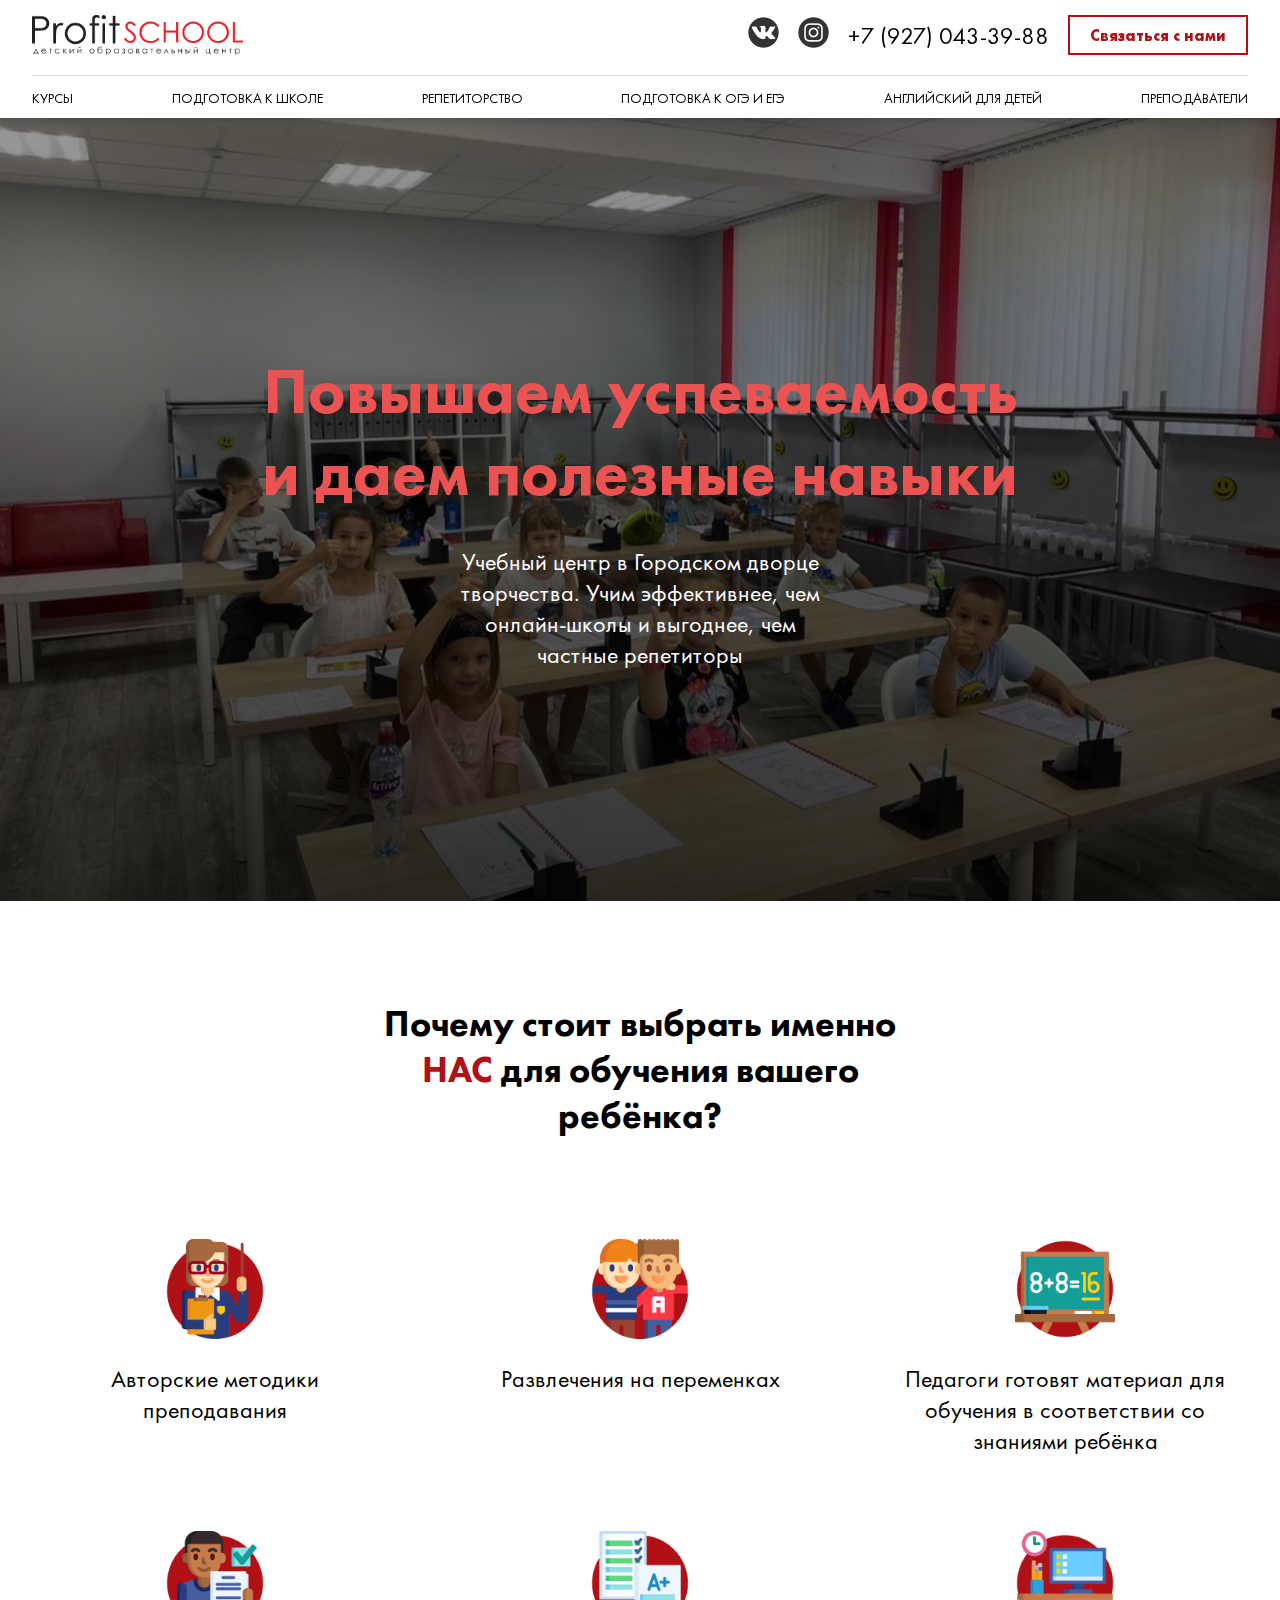
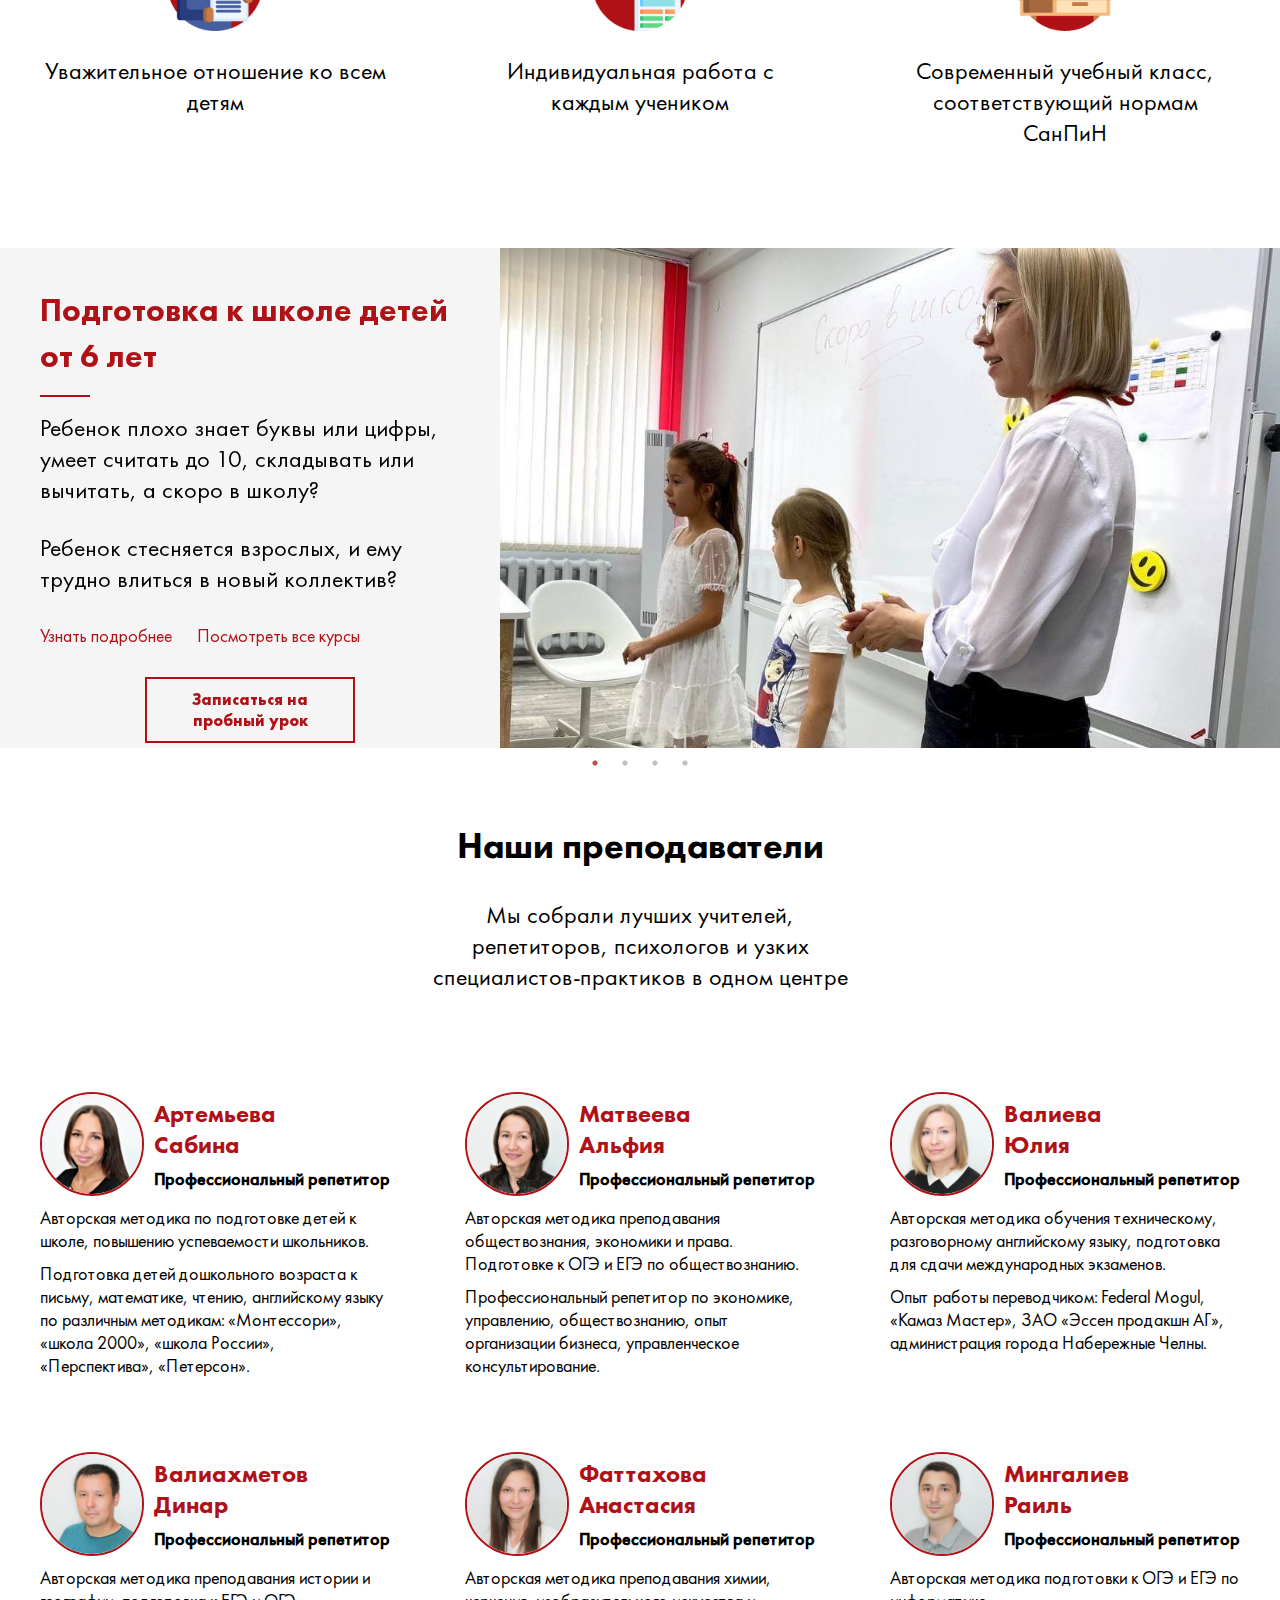
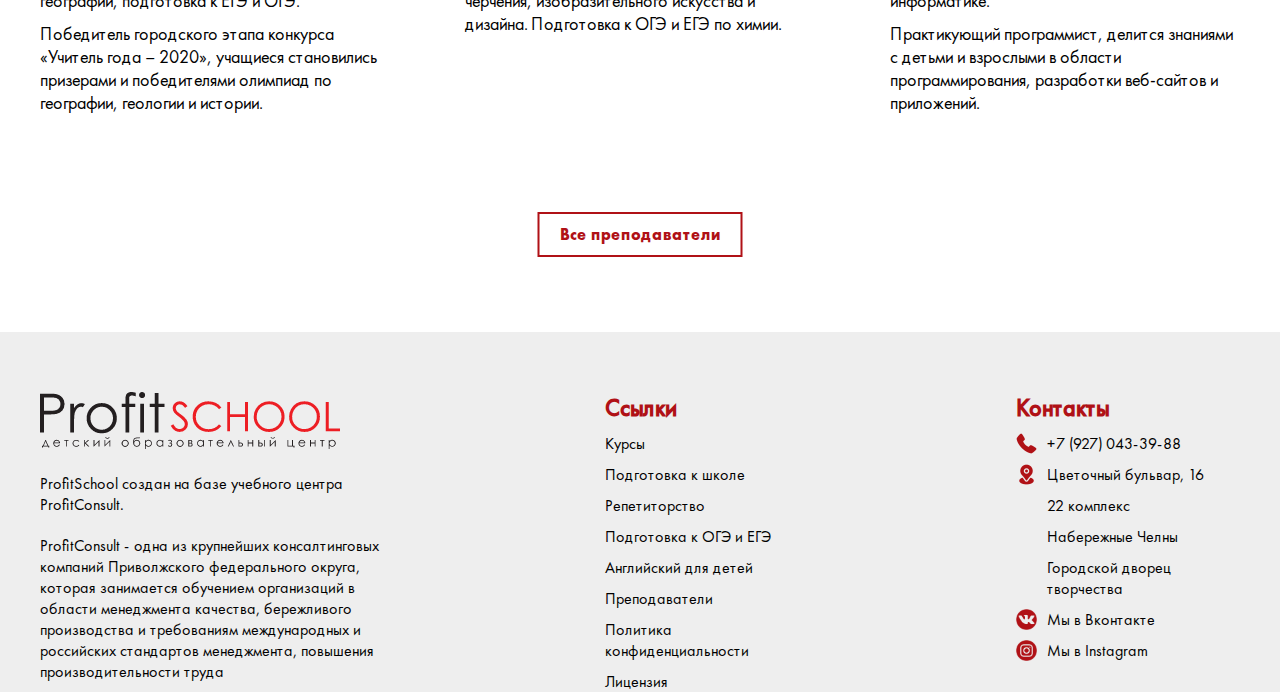
<file: index.html>
<!DOCTYPE html>
<html lang="ru">

<head>
    <meta charset="UTF-8">
    <meta http-equiv="X-UA-Compatible" content="IE=edge">
    <meta name="viewport" content="width=device-width, initial-scale=1.0">
    <link rel="stylesheet" type="text/css" href="assets/slick/slick.css">
    <link rel="stylesheet" type="text/css" href="assets/slick/slick-theme.css">
    <link rel="stylesheet" type="text/css" href="assets/css/style.css">
    <link rel="stylesheet" type="text/css" href="assets/css/mainpage.css">
    <title>SchoolProfit</title>
</head>

<body>
    <header>
       <div class="header_navigation">
           <div class="header_up">
                <a href="index.html"><img class="header_logo" src="images/header/logo.png" alt="logo"></a>
                <div class="header_contact">
                    <a href="https://vk.com/profitschool116"><img class="header_network" src="images/header/vk.png" alt="vk"></a>
                    <a href="https://www.instagram.com/profitschool_16/"><img class="header_network" src="images/header/inst.png" alt="inst"></a>
                    <p id="header_tel">+7 (927) 043-39-88</p>
                    <button class="header_btn-nav" id="myBtn-1">Связаться с нами</button>
                </div>
           </div>
           <hr class="header_hr">
           <nav>
               <ul class="header_nav__links" id="nav">
                   <li><a href="pages/courses.html">КУРСЫ</a></li>
                   <li><a href="pages/preparation_for_school.html">ПОДГОТОВКА К ШКОЛЕ</a></li>
                   <li><a href="pages/tutoring.html">РЕПЕТИТОРСТВО</a></li>
                   <li><a href="pages/oge_ege.html">ПОДГОТОВКА К ОГЭ И ЕГЭ</a></li>
                   <li><a href="pages/english_for_kids.html">АНГЛИЙСКИЙ ДЛЯ ДЕТЕЙ</a></li>
                   <li><a href="pages/teachers.html">ПРЕПОДАВАТЕЛИ</a></li>
                   <button class="header_btn-nav-2" id="myBtn-2">Связаться с нами</button>
               </ul>
           </nav>
           <div class="nav-toggle" id="nav-toggle">
                <span class="nav-toggle_item">Menu</span>
            </div>
       </div>   
    </header>

    <main>
        <div id="mypopup-1" class="popup">
            <div class="popup-callback-block">
                <div class="popup-header">
                    <h1>Заказать звонок</h1>
                    <p>Пожалуйста заполните форму для связи. Благодарим за обращение.</p>
                </div>
                <span id="close-1" class="close callback">&times;</span>
                
                <div class="popup-callback">
                    <div class="callback">
                        <div class="callback_block">
                            <form class="form-callback" action="assets/php/send.php" method="POST">
                                <input type="email" id="email" name="email" placeholder="Ваша почта" required pattern="\S+@[a-z]+.[a-z]+">
                                <input type="text" id="name" name="name" placeholder="Ваше имя" required>
                                <input type="text" id="tel" name="tel" placeholder="Ваш телефон" required pattern="^((8|\+7)[\- ]?)?(\(?\d{3}\)?[\- ]?)?[\d\- ]{7,10}$">
                                <div class="btn_block">
                                    <input class="callback_btn" type="submit" value="Добавить">
                                </div>
                            </form>
                        </div>
                    </div>
                </div>
            </div>
        </div>

        <div id="mypopup-2" class="popup">
            <div class="popup-callback-block">
                <div class="popup-header">
                    <h1>Заказать звонок</h1>
                    <p>Пожалуйста заполните форму для связи. Благодарим за обращение.</p>
                </div>
                <span id="close-2" class="close callback">&times;</span>
                
                <div class="popup-callback">
                    <div class="callback">
                        <div class="callback_block">
                            <form class="form-callback" action="assets/php/send.php" method="POST">
                                <input type="email" id="email" name="email" placeholder="Ваша почта" required pattern="\S+@[a-z]+.[a-z]+">
                                <input type="text" id="name" name="name" placeholder="Ваше имя" required>
                                <input type="text" id="tel" name="tel" placeholder="Ваш телефон" required pattern="^((8|\+7)[\- ]?)?(\(?\d{3}\)?[\- ]?)?[\d\- ]{7,10}$">
                                <div class="btn_block">
                                    <input class="callback_btn" type="submit" value="Добавить">
                                </div>
                            </form>
                        </div>
                    </div>
                </div>
            </div>
        </div>

        <div class="modal-window_entry">
            <div class="popup-course-block">
                <div class="popup-header">
                    <h1>Записаться на пробный урок</h1>
                    <p>Пожалуйста заполните форму для связи. Благодарим за обращение.</p>
                </div>
                <span id="close-2" class="close-course">&times;</span>
                
                <div class="popup-course">
                    <div>
                        <div>
                            <form class="form-course" action="assets/php/save_call.php" method="POST">
                                <select>
                                    <option selected disabled hidden>Выберите курс</option>
                                    <option>Продленка Лайт</option>
                                    <option>Продленка Базовый</option>
                                    <option>Продленка Happy</option>
                                    <option>Продленка Star</option>
                                    <option>Скоро в школу Лайт</option>
                                    <option>Скоро в школу Базовый</option>
                                    <option>Скоро в школу Макси</option>
                                    <option>Английский язык Мини-группа</option>
                                    <option>Английский язык Сплит</option>
                                    <option>Английский язык Индивидуальные занятия</option>
                                    <option>Скретч Мини-группа</option>
                                    <option>Бизнес школа Мини-группа</option>
                                    <option>Дизайн Мини-группа</option>
                                    <option>ОГЭ Лайт</option>
                                    <option>ОГЭ Базовый</option>
                                    <option>ОГЭ Супер</option>
                                    <option>ЕГЭ Лайт</option>
                                    <option>ЕГЭ Базовый</option>
                                    <option>ЕГЭ Супер</option>
                                    <option>ЕГЭ Супер+</option>
                                </select>
                                <input type="email" id="email" name="email" placeholder="Ваша почта" required pattern="\S+@[a-z]+.[a-z]+">
                                <input type="text" id="name" name="name" placeholder="Ваше имя" required>
                                <input type="text" id="tel" name="tel" placeholder="Ваш телефон" required pattern="^((8|\+7)[\- ]?)?(\(?\d{3}\)?[\- ]?)?[\d\- ]{7,10}$">
                                <div class="btn_block">
                                    <input class="course_btn-2" type="submit" value="Добавить">
                                </div>
                            </form>
                        </div>
                    </div>
                </div>
            </div>
        </div>

        <section>
            <div class="intro_bg">
                <div class="intro_text">
                    <h1>
                        Повышаем успеваемость и даем полезные навыки
                    </h1>
                    <p>Учебный центр в Городском дворце творчества. Учим эффективнее, чем онлайн-школы и выгоднее, чем
                        частные репетиторы</p>
                </div>
            </div>  
        </section>
        <section class="about__us">
            <h1>
                Почему стоит выбрать именно <span class="red">НАС</span> для обучения вашего ребёнка?
            </h1>
            <div class="dignity">
                <div class="element__dignity">
                    <img src="images/mainpage/dignity/1.png" alt="">
                    <p class="info">Авторские методики преподавания</p>
                </div>
                <div class="element__dignity">
                    <img src="images/mainpage/dignity/2.png" alt="">
                    <p class="info">Развлечения на переменках</p>
                </div>
                <div class="element__dignity">
                    <img src="images/mainpage/dignity/3.png" alt="">
                    <p class="info">Педагоги готовят материал для обучения в соответствии со знаниями ребёнка</p>
                </div>
                <div class="element__dignity">
                    <img src="images/mainpage/dignity/4.png" alt="">
                    <p class="info">Уважительное отношение ко всем детям</p>
                </div>
                <div class="element__dignity">
                    <img src="images/mainpage/dignity/5.png" alt="">
                    <p class="info">Индивидуальная работа с каждым учеником</p>
                </div>
                <div class="element__dignity">
                    <img src="images/mainpage/dignity/6.png" alt="">
                    <p class="info">Современный учебный класс, соответствующий нормам СанПиН</p>
                </div>
            </div>
        </section>
        <section class="course">
            <div class="course_slider">
                <div class="course_item">
                    <div class="course_inner">
                        <div class="course_main">
                            <div class="course_up">
                                <div class="course_title">
                                    <h1>Подготовка к школе детей от 6 лет</h1>
                                </div>
                                <hr class="course_hr">
                                <div class="course_text">
                                    <p>Ребенок плохо знает буквы или цифры, умеет считать до 10, складывать или вычитать, а скоро в школу?</p><br>
                                    <p>Ребенок стесняется взрослых, и ему трудно влиться в новый коллектив?</p>
                                </div>
                                <div class="course_link">
                                    <a href="pages/preparation_for_school.html">Узнать подробнее</a>
                                    <a href="pages/courses.html">Посмотреть все курсы</a>
                                </div>    
                            </div>
                            <button class="course_btn" id="crs_btn">
                                Записаться на пробный урок
                            </button>
                        </div>
                        <div class="course_img course-1"></div>
                    </div>
                </div>

                <div class="course_item">
                    <div class="course_inner">
                        <div class="course_main">
                            <div class="course_up">
                                <div class="course_title">
                                    <h1>Повысим успеваемость ребёнка на один балл</h1>
                                </div>
                                <hr class="course_hr">
                                <div class="course_text">
                                    <p>С помощью авторской программы обучения в малой группе для детей от 8 до 12 лет.</p><br>
                                    <p>Занятия в первую и вторую смену от 130 рублей в час.</p>
                                </div>
                                <div class="course_link">
                                    <a href="pages/tutoring.html">Узнать подробнее</a>
                                    <a href="pages/courses.html">Посмотреть все курсы</a>
                                </div>    
                            </div>
                            <button class="course_btn" id="crs_btn">
                                Записаться на пробный урок
                            </button>
                        </div>
                        <div class="course_img course-2"></div>
                    </div>
                </div>

                <div class="course_item">
                    <div class="course_inner">
                        <div class="course_main">
                            <div class="course_up">
                                <div class="course_title">
                                    <h1>Подготовка к ОГЭ и ЕГЭ</h1>
                                </div>
                                <hr class="course_hr">
                                <div class="course_text">
                                    <p>Выгоднее, чем у репетиторов, эффективнее, чем онлайн.</p><br>
                                    <p>Вернем деньги за обучение, если вы не наберете минимальный балл. Среди лучших учеников разыгрываем IPad.</p>
                                </div>
                                <div class="course_link">
                                    <a href="pages/oge_ege.html">Узнать подробнее</a>
                                    <a href="pages/courses.html">Посмотреть все курсы</a>
                                </div>    
                            </div>
                            <button class="course_btn">
                                Записаться на пробный урок
                            </button>
                        </div>
                        <div class="course_img course-3" id="crs_btn"></div>
                    </div>
                </div>

                <div class="course_item">
                    <div class="course_inner">
                        <div class="course_main">
                            <div class="course_up">
                                <div class="course_title">
                                    <h1>Английский язык для детей</h1>
                                </div>
                                <hr class="course_hr">
                                <div class="course_text">
                                    <p>С нуля до продвинутого уровня говорения, письма и чтения.</p><br>
                                    <p>Развитие у дошкольников 5-7 лет общеязыковых, познавательных способностей и т.д.</p>
                                </div>
                                <div class="course_link">
                                    <a href="pages/english_for_kids.html">Узнать подробнее</a>
                                    <a href="pages/courses.html">Посмотреть все курсы</a>
                                </div>    
                            </div>
                            <button class="course_btn" id="crs_btn">
                                Записаться на пробный урок
                            </button>
                        </div>
                        <div class="course_img course-4"></div>
                    </div>
                </div>
            </div>
        </section>
        <section class="blog__teachers">
            <h1 id="teach__h1">Наши преподаватели</h1>
            <p id="teach__p">Мы собрали лучших учителей, репетиторов, психологов и узких специалистов-практиков в одном центре</p>
            <div class="teachers">
                <div class="teacher">
                    <div class="teach__name">
                        <img src="images/teachers/1.png" alt="">
                        <div class="teach__full">
                            <h2>Артемьева
                                Сабина</h2>
                            <h3>Профессиональный репетитор</h3>
                        </div>
                    </div>
                    <div class="teach__info">
                        <p>
                            Авторская методика по подготовке детей к школе, повышению успеваемости школьников.
                        </p>
                        <p>
                            Подготовка детей дошкольного возраста к письму, математике, чтению, английскому языку по
                            различным
                            методикам: «Монтессори», «школа 2000», «школа России», «Перспектива», «Петерсон».
                        </p>
                    </div>
                </div>
                <div class="teacher">
                    <div class="teach__name">
                        <img src="images/teachers/2.png" alt="">
                        <div class="teach__full">
                            <h2>Матвеева
                                Альфия</h2>
                            <h3>Профессиональный репетитор</h3>
                        </div>
                    </div>
                    <div class="teach__info">
                        <p>
                            Авторская методика преподавания обществознания, экономики и права. Подготовке к ОГЭ и ЕГЭ по
                            обществознанию.
                        </p>
                        <p>
                            Профессиональный репетитор по экономике, управлению, обществознанию, опыт организации бизнеса,
                            управленческое консультирование.
                        </p>
                    </div>
                </div>
                <div class="teacher">
                    <div class="teach__name">
                        <img src="images/teachers/3.png" alt="">
                        <div class="teach__full">
                            <h2>Валиева
                                Юлия</h2>
                            <h3>Профессиональный репетитор</h3>
                        </div>
                    </div>
                    <div class="teach__info">
                        <p>
                            Авторская методика обучения техническому, разговорному английскому языку, подготовка для сдачи
                            международных экзаменов.
                        </p>
                        <p>
                            Опыт работы переводчиком: Federal Mogul, «Камаз Мастер», ЗАО «Эссен продакшн АГ», администрация
                            города Набережные Челны.
                        </p>
                    </div>
                </div>
                <div class="teacher">
                    <div class="teach__name">
                        <img src="images/teachers/4.png" alt="">
                        <div class="teach__full">
                            <h2>Валиахметов
                                Динар</h2>
                            <h3>Профессиональный репетитор</h3>
                        </div>
                    </div>
                    <div class="teach__info">
                        <p>
                            Авторская методика преподавания истории и географии, подготовка к ЕГЭ и ОГЭ.
                        </p>
                        <p>
                            Победитель городского этапа конкурса «Учитель года – 2020», учащиеся становились призерами и
                            победителями олимпиад по географии, геологии и истории.
                        </p>
                    </div>
                </div>
                <div class="teacher">
                    <div class="teach__name">
                        <img src="images/teachers/5.png" alt="">
                        <div class="teach__full">
                            <h2>Фаттахова
                                Анастасия</h2>
                            <h3>Профессиональный репетитор</h3>
                        </div>
                    </div>
                    <div class="teach__info">
                        <p>Авторская методика преподавания химии, черчения, изобразительного искусства и дизайна. Подготовка
                            к
                            ОГЭ и ЕГЭ по химии.</p>
                    </div>
                </div>
                <div class="teacher">
                    <div class="teach__name">
                        <img src="images/teachers/6.png" alt="">
                        <div class="teach__full">
                            <h2>Мингалиев
                                Раиль</h2>
                            <h3>Профессиональный репетитор</h3>
                        </div>
                    </div>
                    <div class="teach__info">
                        <p>
                            Авторская методика подготовки к ОГЭ и ЕГЭ по информатике.
                        </p>
                        <p>
                            Практикующий программист, делится знаниями с детьми и взрослыми в области программирования,
                            разработки веб-сайтов и приложений.
                        </p>
                    </div>
                </div>
            </div>
            <a href="pages/teachers.html"><button class="btn__teachers">Все преподаватели</button></a>
        </section>
    </main>
    <footer>
        <div class="footer">
            <div class="footer__info">
                <img id="footer_logo" src="images/footer/logo.png" alt="logo">
                <p>ProfitSchool создан на базе учебного центра ProfitConsult.</p>
                <p>ProfitConsult - одна из крупнейших консалтинговых компаний Приволжского федерального округа,
                    которая занимается обучением организаций в области менеджмента качества, бережливого
                    производства и требованиям международных и российских стандартов менеджмента, повышения
                    производительности труда</p>
            </div>
            <div class="footer__links">
                <h2>Ссылки</h2>
                <ul>
                    <li><a href="pages/courses.html">Курсы</a></li>
                    <li><a href="pages/preparation_for_school.html">Подготовка к школе</a></li>
                    <li><a href="pages/tutoring.html">Репетиторство</a></li>
                    <li><a href="pages/oge_ege.html">Подготовка к ОГЭ и ЕГЭ</a></li>
                    <li><a href="pages/english_for_kids.html">Английский для детей</a></li>
                    <li><a href="pages/teachers.html">Преподаватели</a></li>
                    <li><a href="pages/privicy.html">Политика конфиденциальности</a></li>
                    <li><a href="">Лицензия</a></li>
                </ul>
            </div>
            <div class="footer__contacts">
                <h2>Контакты</h2>
                <div class="footer__text__contacts">
                    <div class="footer__contact">
                        <img src="images/footer/phone.png" alt="">
                        <p>+7 (927) 043-39-88</p>
                    </div>
                    <div class="footer__contact">
                        <img src="images/footer/geo.png" alt="">
                        <p>Цветочный бульвар, 16</p>
                    </div>
                    <div class="footer__other__text">
                        <p>22 комплекс</p>
                        <p>Набережные Челны</p>
                        <p>Городской дворец творчества</p>
                    </div>
                    <div class="footer__contact">
                        <img src="images/footer/vk.png" alt="">
                        <a href="https://vk.com/profitschool116">Мы в Вконтакте</a>
                    </div>
                    <div class="footer__contact">
                        <img src="images/footer/inst.png" alt="">
                        <a href="https://www.instagram.com/profitschool_16/">Мы в Instagram</a>
                    </div>
                </div>
            </div>
        </div>
    </footer>
    <script src="https://ajax.googleapis.com/ajax/libs/jquery/3.6.0/jquery.min.js"></script>
    <script type="text/javascript" src="assets/slick/slick.min.js"></script>    
    <script type="text/javascript" src="assets/js/main.js"></script>
</body>
</html>
</file>
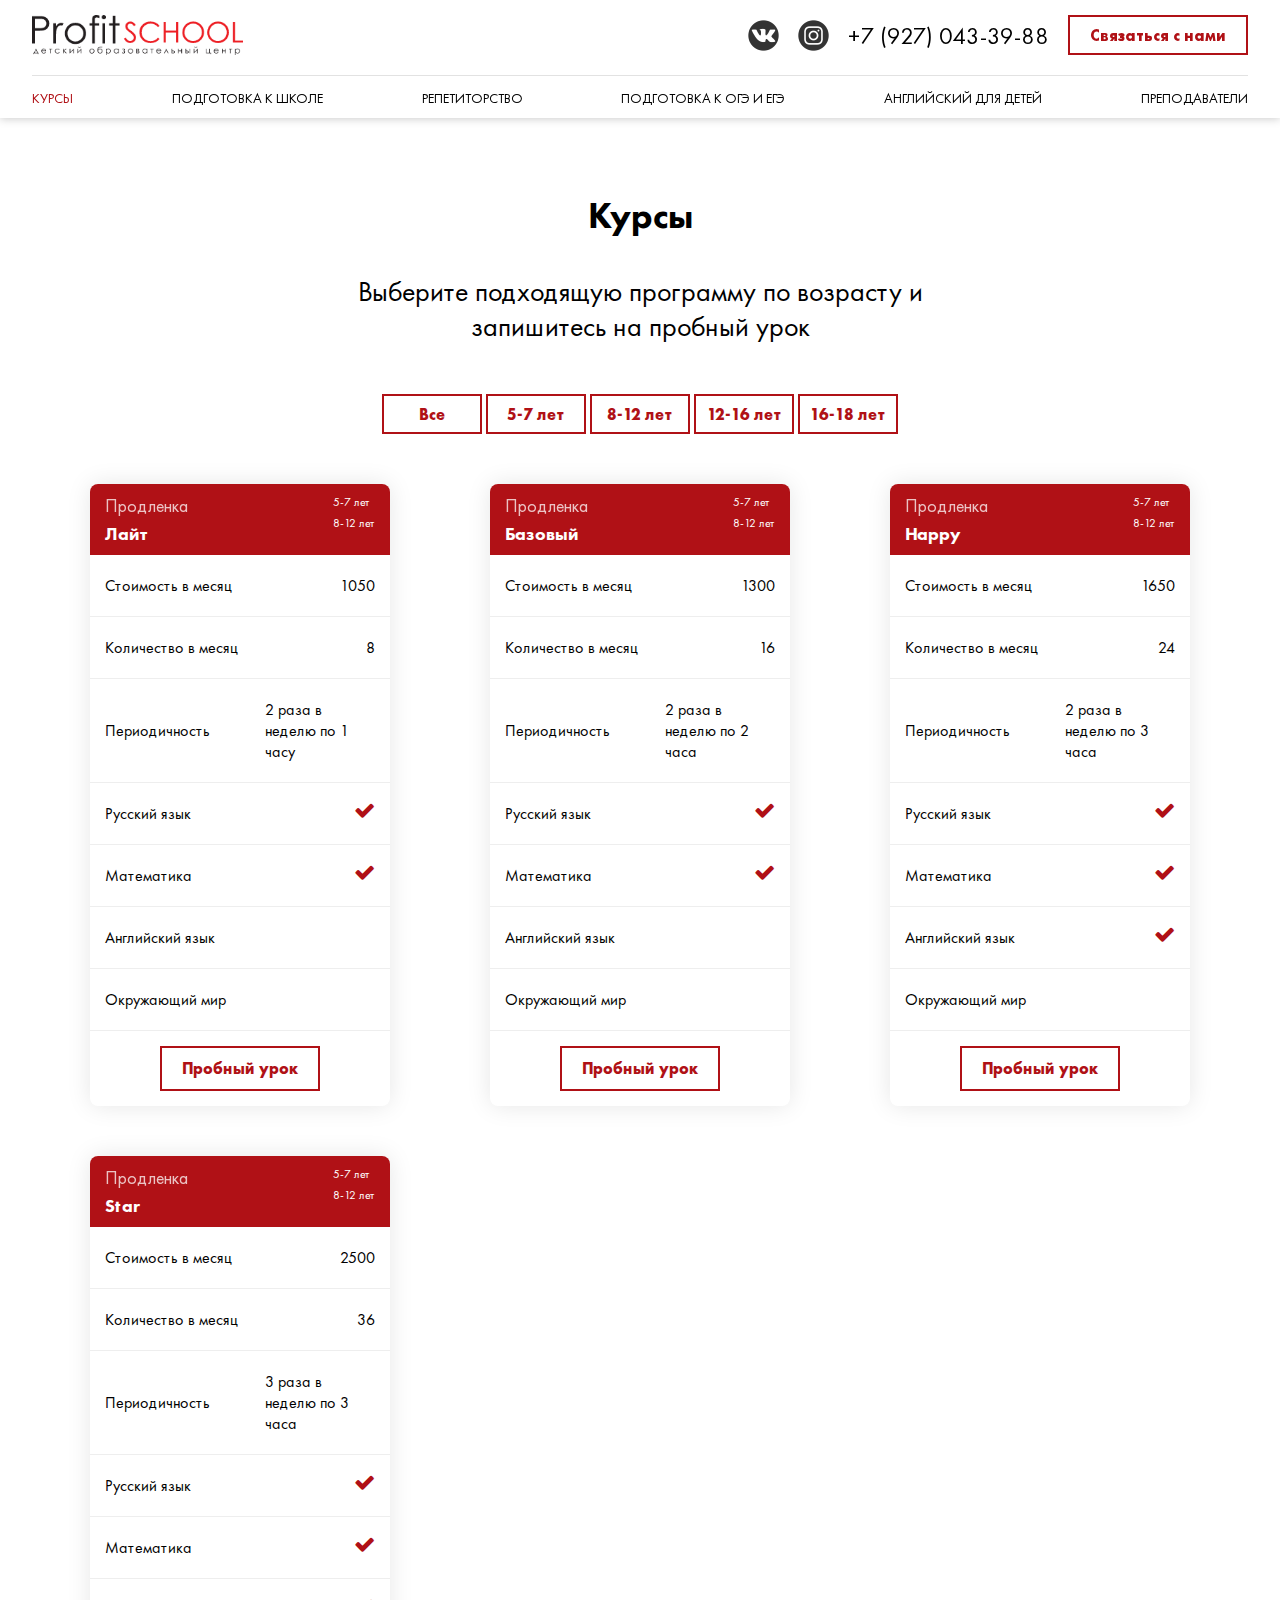
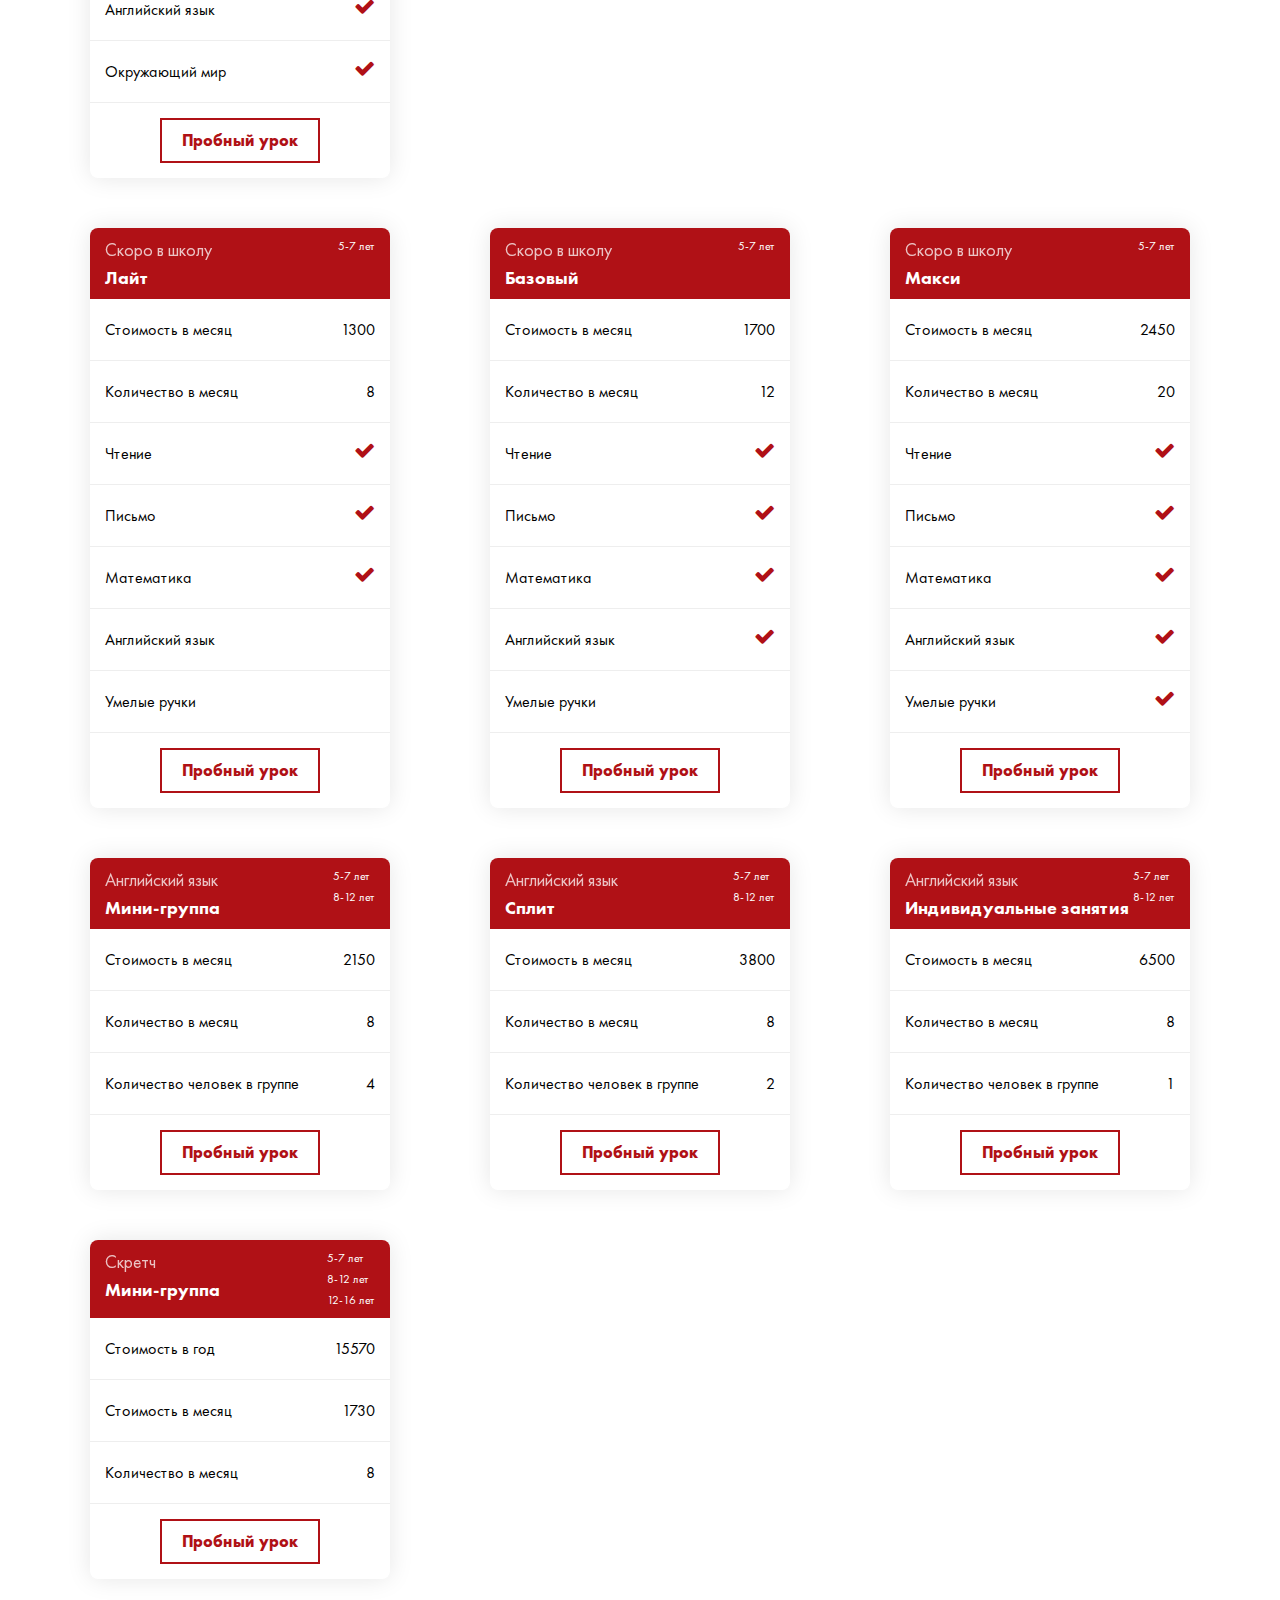
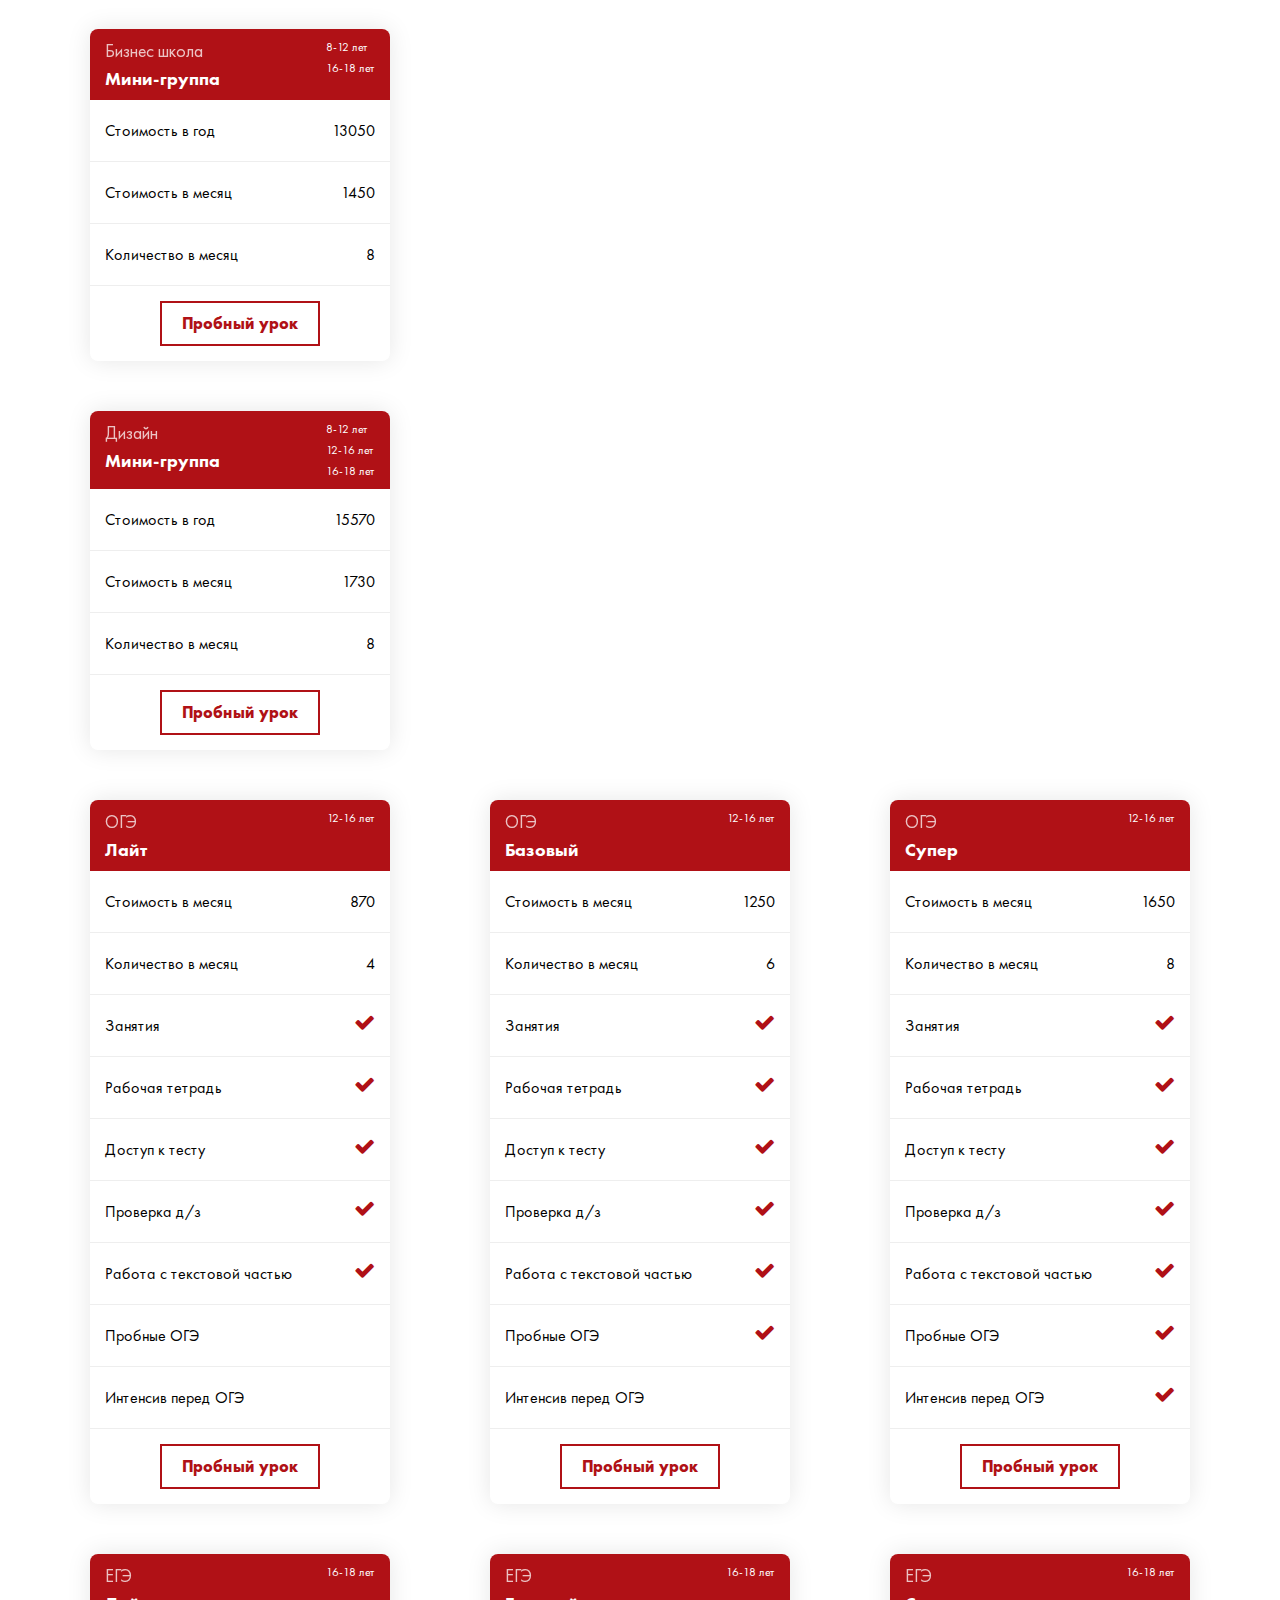
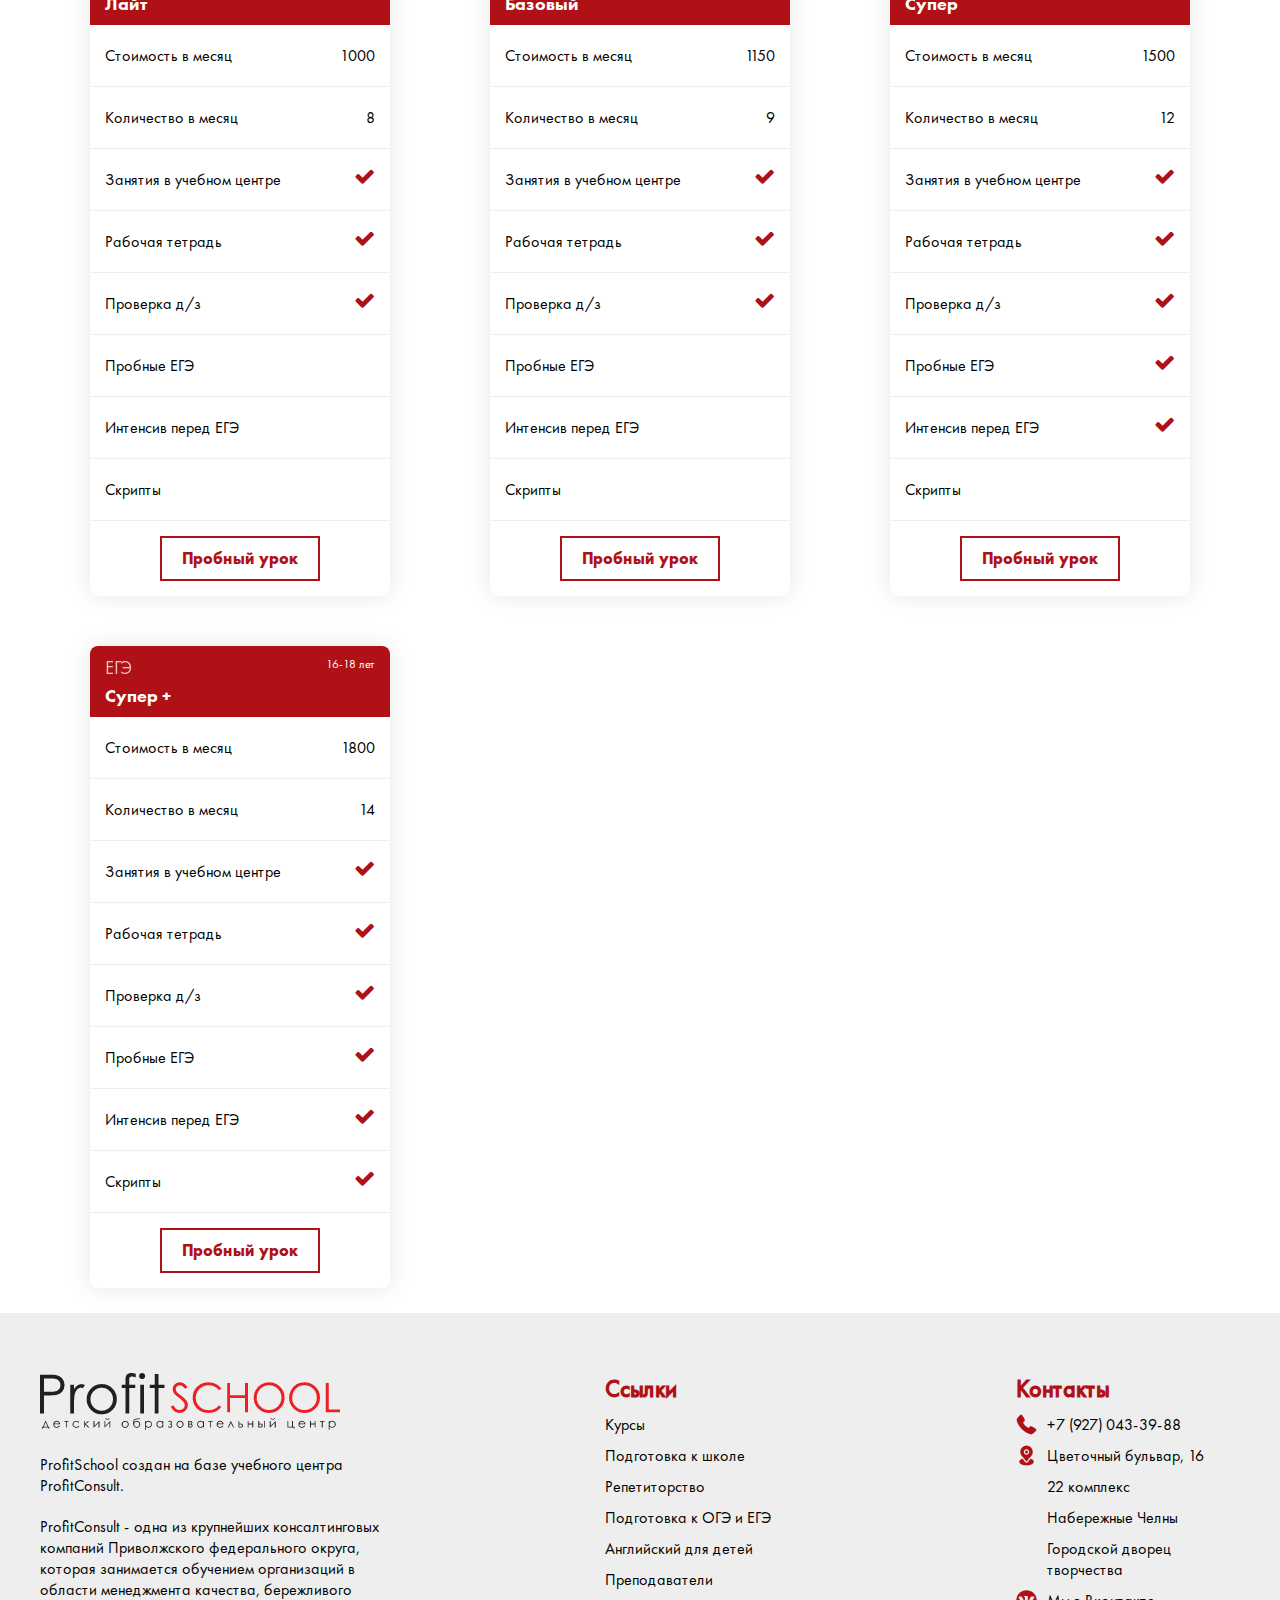
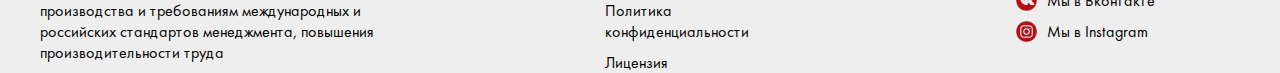
<file: pages/courses.html>
<!DOCTYPE html>
<html lang="en">

<head>
    <meta charset="UTF-8">
    <meta http-equiv="X-UA-Compatible" content="IE=edge">
    <meta name="viewport" content="width=device-width, initial-scale=1.0">
    <link rel="stylesheet" type="text/css" href="../assets/font-awesome/css/font-awesome.min.css">
    <link rel="stylesheet" type="text/css" href="../assets/css/style.css">
    <link rel="stylesheet" type="text/css" href="../assets/css/courses.css">
    <title>Курсы</title>
</head>

<body>
    <header>
       <div class="header_navigation">
           <div class="header_up">
                <a href="../index.html"><img class="header_logo" src="../images/header/logo.png" alt="logo"></a>
                <div class="header_contact">
                    <img class="header_network" src="../images/header/vk.png" alt="vk">
                    <img class="header_network" src="../images/header/inst.png" alt="inst">
                    <p id="header_tel">+7 (927) 043-39-88</p>
                    <button class="header_btn-nav" id="myBtn-1">Связаться с нами</button>
                </div>
           </div>
           <hr class="header_hr">
           <nav>
               <ul class="header_nav__links" id="nav">
                   <li><a href="courses.html" class="header_nav__links_active">КУРСЫ</a></li>
                   <li><a href="preparation_for_school.html">ПОДГОТОВКА К ШКОЛЕ</a></li>
                   <li><a href="tutoring.html">РЕПЕТИТОРСТВО</a></li>
                   <li><a href="oge_ege.html">ПОДГОТОВКА К ОГЭ И ЕГЭ</a></li>
                   <li><a href="english_for_kids.html">АНГЛИЙСКИЙ ДЛЯ ДЕТЕЙ</a></li>
                   <li><a href="teachers.html">ПРЕПОДАВАТЕЛИ</a></li>
                   <button class="header_btn-nav-2" id="myBtn-2">Связаться с нами</button>
               </ul>
           </nav>
           <div class="nav-toggle" id="nav-toggle">
                <span class="nav-toggle_item">Menu</span>
            </div>
       </div>   
    </header>
    <main>
        <div id="mypopup-1" class="popup">
            <div class="popup-callback-block">
                <div class="popup-header">
                    <h1>Заказать звонок</h1>
                    <p>Пожалуйста заполните форму для связи. Благодарим за обращение.</p>
                </div>
                <span id="close-1" class="close callback">&times;</span>
                
                <div class="popup-callback">
                    <div class="callback">
                        <div class="callback_block">
                            <form class="form-callback" action="../assets/php/send.php" method="POST">
                                <input type="email" id="email" name="email" placeholder="Ваша почта" required pattern="\S+@[a-z]+.[a-z]+">
                                <input type="text" id="name" name="name" placeholder="Ваше имя" required>
                                <input type="text" id="tel" name="tel" placeholder="Ваш телефон" required pattern="^((8|\+7)[\- ]?)?(\(?\d{3}\)?[\- ]?)?[\d\- ]{7,10}$">
                                <div class="btn_block">
                                    <input class="callback_btn" type="submit" value="Добавить">
                                </div>
                            </form>
                        </div>
                    </div>
                </div>
            </div>
        </div>
        <div id="mypopup-2" class="popup">
            <div class="popup-callback-block">
                <div class="popup-header">
                    <h1>Заказать звонок</h1>
                    <p>Пожалуйста заполните форму для связи. Благодарим за обращение.</p>
                </div>
                <span id="close-2" class="close callback">&times;</span>
                
                <div class="popup-callback">
                    <div class="callback">
                        <div class="callback_block">
                            <form class="form-callback" action="../assets/php/send.php" method="POST">
                                <input type="email" id="email" name="email" placeholder="Ваша почта" required pattern="\S+@[a-z]+.[a-z]+">
                                <input type="text" id="name" name="name" placeholder="Ваше имя" required>
                                <input type="text" id="tel" name="tel" placeholder="Ваш телефон" required pattern="^((8|\+7)[\- ]?)?(\(?\d{3}\)?[\- ]?)?[\d\- ]{7,10}$">
                                <div class="btn_block">
                                    <input class="callback_btn" type="submit" value="Добавить">
                                </div>
                            </form>
                        </div>
                    </div>
                </div>
            </div>
        </div>

        <div class="modal-window_entry">
            <div class="popup-course-block">
                <div class="popup-header">
                    <h1>Записаться на пробный урок</h1>
                    <p>Пожалуйста заполните форму для связи. Благодарим за обращение.</p>
                </div>
                <span id="close-2" class="close-course">&times;</span>
                
                <div class="popup-course">
                    <div>
                        <div>
                            <form class="form-course" action="assets/php/save_call.php" method="POST">
                                <select>
                                    <option selected disabled hidden>Выберите курс</option>
                                    <option>Продленка Лайт</option>
                                    <option>Продленка Базовый</option>
                                    <option>Продленка Happy</option>
                                    <option>Продленка Star</option>
                                    <option>Скоро в школу Лайт</option>
                                    <option>Скоро в школу Базовый</option>
                                    <option>Скоро в школу Макси</option>
                                    <option>Английский язык Мини-группа</option>
                                    <option>Английский язык Сплит</option>
                                    <option>Английский язык Индивидуальные занятия</option>
                                    <option>Скретч Мини-группа</option>
                                    <option>Бизнес школа Мини-группа</option>
                                    <option>Дизайн Мини-группа</option>
                                    <option>ОГЭ Лайт</option>
                                    <option>ОГЭ Базовый</option>
                                    <option>ОГЭ Супер</option>
                                    <option>ЕГЭ Лайт</option>
                                    <option>ЕГЭ Базовый</option>
                                    <option>ЕГЭ Супер</option>
                                    <option>ЕГЭ Супер+</option>
                                </select>
                                <input type="email" id="email" name="email" placeholder="Ваша почта" required pattern="\S+@[a-z]+.[a-z]+">
                                <input type="text" id="name" name="name" placeholder="Ваше имя" required>
                                <input type="text" id="tel" name="tel" placeholder="Ваш телефон" required pattern="^((8|\+7)[\- ]?)?(\(?\d{3}\)?[\- ]?)?[\d\- ]{7,10}$">
                                <div class="btn_block">
                                    <input class="course_btn-2" type="submit" value="Добавить">
                                </div>
                            </form>
                        </div>
                    </div>
                </div>
            </div>
        </div>
        <section class="blog__courses">
            <div class="container">
                <div class="courses__inner">   
                    <h1>Курсы</h1>
                    <p>Выберите подходящую программу по возрасту и запишитесь на пробный урок</p>
                    <div class="change__btn">
                        <button class="change_button active" data-id="all">Все</button>
                        <button class="change_button" data-id="kids">5-7 лет</button>
                        <button class="change_button" data-id="schoolboy">8-12 лет</button>
                        <button class="change_button" data-id="teenager">12-16 лет</button>
                        <button class="change_button" data-id="adult"> 16-18 лет</button>
                    </div>
                </div>
                <div class="courses__cards kids schoolboy" id="prodlenka">
                    <div class="courses__block">
                        <div class="courses__block-header">
                            <div class="courses__block-header_main">
                                <p>Продленка</p>
                                <h1>Лайт</h1>
                            </div>
                            <div class="courses__block-header_years">
                                <p>5-7 лет</p>
                                <p>8-12 лет</p>
                             </div>
                         </div>
                         <div class="courses__block-body">
                            <div class="courses__block-body_line">
                                <p>Стоимость в месяц</p>
                                <p>1050</p>
                            </div>
                            <hr>
                            <div class="courses__block-body_line">
                                <p>Количество в месяц</p>
                                <p>8</p>
                            </div>
                            <hr>
                            <div class="courses__block-body_line">
                                <p>Периодичность</p>
                                <p>2 раза в неделю по 1 часу</p>
                            </div>
                            <hr>
                            <div class="courses__block-body_line">
                                <p>Русский язык</p>
                                <i class="fa fa-check fa-lg" aria-hidden="true" ></i>
                            </div>
                            <hr>
                            <div class="courses__block-body_line">
                                <p>Математика</p>
                                <i class="fa fa-check fa-lg" aria-hidden="true"></i>
                            </div>
                            <hr>
                            <div class="courses__block-body_line">
                                <p>Английский язык</p>
                            </div>
                            <hr>
                            <div class="courses__block-body_line">
                                <p>Окружающий мир</p>
                            </div>
                            <hr>
                            <div class="courses__block-body_btn">
                                <button id="crs_btn">Пробный урок</button>
                            </div>
                         </div>
                    </div>

                    <div class="courses__block">
                        <div class="courses__block-header">
                            <div class="courses__block-header_main">
                                <p>Продленка</p>
                                <h1>Базовый</h1>
                            </div>
                            <div class="courses__block-header_years">
                                <p>5-7 лет</p>
                                <p>8-12 лет</p>
                             </div>
                         </div>
                         <div class="courses__block-body">
                            <div class="courses__block-body_line">
                                <p>Стоимость в месяц</p>
                                <p>1300</p>
                            </div>
                            <hr>
                            <div class="courses__block-body_line">
                                <p>Количество в месяц</p>
                                <p>16</p>
                            </div>
                            <hr>
                            <div class="courses__block-body_line">
                                <p>Периодичность</p>
                                <p>2 раза в неделю по 2 часа</p>
                            </div>
                            <hr>
                            <div class="courses__block-body_line">
                                <p>Русский язык</p>
                                <i class="fa fa-check fa-lg" aria-hidden="true"></i>
                            </div>
                            <hr>
                            <div class="courses__block-body_line">
                                <p>Математика</p>
                                <i class="fa fa-check fa-lg" aria-hidden="true"></i>
                            </div>
                            <hr>
                            <div class="courses__block-body_line">
                                <p>Английский язык</p>
                            </div>
                            <hr>
                            <div class="courses__block-body_line">
                                <p>Окружающий мир</p>
                            </div>
                            <hr>
                            <div class="courses__block-body_btn">
                                <button id="crs_btn">Пробный урок</button>
                            </div>
                         </div>
                    </div>

                    <div class="courses__block">
                        <div class="courses__block-header">
                            <div class="courses__block-header_main">
                                <p>Продленка</p>
                                <h1>Happy</h1>
                            </div>
                            <div class="courses__block-header_years">
                                <p>5-7 лет</p>
                                <p>8-12 лет</p>
                             </div>
                         </div>
                         <div class="courses__block-body">
                            <div class="courses__block-body_line">
                                <p>Стоимость в месяц</p>
                                <p>1650</p>
                            </div>
                            <hr>
                            <div class="courses__block-body_line">
                                <p>Количество в месяц</p>
                                <p>24</p>
                            </div>
                            <hr>
                            <div class="courses__block-body_line">
                                <p>Периодичность</p>
                                <p>2 раза в неделю по 3 часа</p>
                            </div>
                            <hr>
                            <div class="courses__block-body_line">
                                <p>Русский язык</p>
                                <i class="fa fa-check fa-lg" aria-hidden="true"></i>
                            </div>
                            <hr>
                            <div class="courses__block-body_line">
                                <p>Математика</p>
                                <i class="fa fa-check fa-lg" aria-hidden="true"></i>
                            </div>
                            <hr>
                            <div class="courses__block-body_line">
                                <p>Английский язык</p>
                                <i class="fa fa-check fa-lg" aria-hidden="true"></i>
                            </div>
                            <hr>
                            <div class="courses__block-body_line">
                                <p>Окружающий мир</p>
                            </div>
                            <hr>
                            <div class="courses__block-body_btn">
                                <button id="crs_btn">Пробный урок</button>
                            </div>
                         </div>
                    </div>

                    <div class="courses__block">
                        <div class="courses__block-header">
                            <div class="courses__block-header_main">
                                <p>Продленка</p>
                                <h1>Star</h1>
                            </div>
                            <div class="courses__block-header_years">
                                <p>5-7 лет</p>
                                <p>8-12 лет</p>
                             </div>
                         </div>
                         <div class="courses__block-body">
                            <div class="courses__block-body_line">
                                <p>Стоимость в месяц</p>
                                <p>2500</p>
                            </div>
                            <hr>
                            <div class="courses__block-body_line">
                                <p>Количество в месяц</p>
                                <p>36</p>
                            </div>
                            <hr>
                            <div class="courses__block-body_line">
                                <p>Периодичность</p>
                                <p>3 раза в неделю по 3 часа</p>
                            </div>
                            <hr>
                            <div class="courses__block-body_line">
                                <p>Русский язык</p>
                                <i class="fa fa-check fa-lg" aria-hidden="true"></i>
                            </div>
                            <hr>
                            <div class="courses__block-body_line">
                                <p>Математика</p>
                                <i class="fa fa-check fa-lg" aria-hidden="true"></i>
                            </div>
                            <hr>
                            <div class="courses__block-body_line">
                                <p>Английский язык</p>
                                <i class="fa fa-check fa-lg" aria-hidden="true"></i>
                            </div>
                            <hr>
                            <div class="courses__block-body_line">
                                <p>Окружающий мир</p>
                                <i class="fa fa-check fa-lg" aria-hidden="true"></i>
                            </div>
                            <hr>
                            <div class="courses__block-body_btn">
                                <button id="crs_btn">Пробный урок</button>
                            </div>
                         </div>
                    </div>
                </div>
                <!-- <hr> -->
                <div class="courses__cards kids" id="soon_to_school">
                    <div class="courses__block">
                        <div class="courses__block-header">
                            <div class="courses__block-header_main">
                                <p>Скоро в школу</p>
                                <h1>Лайт</h1>
                            </div>
                            <div class="courses__block-header_years">
                                <p>5-7 лет</p>
                            </div>
                         </div>
                         <div class="courses__block-body">
                            <div class="courses__block-body_line">
                                <p>Стоимость в месяц</p>
                                <p>1300</p>
                            </div>
                            <hr>
                            <div class="courses__block-body_line">
                                <p>Количество в месяц</p>
                                <p>8</p>
                            </div>
                            <hr>
                            <div class="courses__block-body_line">
                                <p>Чтение</p>
                                <i class="fa fa-check fa-lg" aria-hidden="true"></i>
                            </div>
                            <hr>
                            <div class="courses__block-body_line">
                                <p>Письмо</p>
                                <i class="fa fa-check fa-lg" aria-hidden="true"></i>
                            </div>
                            <hr>
                            <div class="courses__block-body_line">
                                <p>Математика</p>
                                <i class="fa fa-check fa-lg" aria-hidden="true"></i>
                            </div>
                            <hr>
                            <div class="courses__block-body_line">
                                <p>Английский язык</p>
                            </div>
                            <hr>
                            <div class="courses__block-body_line">
                                <p>Умелые ручки</p>
                            </div>
                            <hr>
                            <div class="courses__block-body_btn">
                                <button id="crs_btn">Пробный урок</button>
                            </div>
                         </div>
                    </div>

                    <div class="courses__block">
                        <div class="courses__block-header">
                            <div class="courses__block-header_main">
                                <p>Скоро в школу</p>
                                <h1>Базовый</h1>
                            </div>
                            <div class="courses__block-header_years">
                                <p>5-7 лет</p>
                            </div>
                         </div>
                         <div class="courses__block-body">
                            <div class="courses__block-body_line">
                                <p>Стоимость в месяц</p>
                                <p>1700</p>
                            </div>
                            <hr>
                            <div class="courses__block-body_line">
                                <p>Количество в месяц</p>
                                <p>12</p>
                            </div>
                            <hr>
                            <div class="courses__block-body_line">
                                <p>Чтение</p>
                                <i class="fa fa-check fa-lg" aria-hidden="true"></i>
                            </div>
                            <hr>
                            <div class="courses__block-body_line">
                                <p>Письмо</p>
                                <i class="fa fa-check fa-lg" aria-hidden="true"></i>
                            </div>
                            <hr>
                            <div class="courses__block-body_line">
                                <p>Математика</p>
                                <i class="fa fa-check fa-lg" aria-hidden="true"></i>
                            </div>
                            <hr>
                            <div class="courses__block-body_line">
                                <p>Английский язык</p>
                                <i class="fa fa-check fa-lg" aria-hidden="true"></i>
                            </div>
                            <hr>
                            <div class="courses__block-body_line">
                                <p>Умелые ручки</p>
                            </div>
                            <hr>
                            <div class="courses__block-body_btn">
                                <button id="crs_btn">Пробный урок</button>
                            </div>
                         </div>
                    </div>

                    <div class="courses__block">
                        <div class="courses__block-header">
                            <div class="courses__block-header_main">
                                <p>Скоро в школу</p>
                                <h1>Макси</h1>
                            </div>
                            <div class="courses__block-header_years">
                                <p>5-7 лет</p>
                            </div>
                         </div>
                         <div class="courses__block-body">
                            <div class="courses__block-body_line">
                                <p>Стоимость в месяц</p>
                                <p>2450</p>
                            </div>
                            <hr>
                            <div class="courses__block-body_line">
                                <p>Количество в месяц</p>
                                <p>20</p>
                            </div>
                            <hr>
                            <div class="courses__block-body_line">
                                <p>Чтение</p>
                                <i class="fa fa-check fa-lg" aria-hidden="true"></i>
                            </div>
                            <hr>
                            <div class="courses__block-body_line">
                                <p>Письмо</p>
                                <i class="fa fa-check fa-lg" aria-hidden="true"></i>
                            </div>
                            <hr>
                            <div class="courses__block-body_line">
                                <p>Математика</p>
                                <i class="fa fa-check fa-lg" aria-hidden="true"></i>
                            </div>
                            <hr>
                            <div class="courses__block-body_line">
                                <p>Английский язык</p>
                                <i class="fa fa-check fa-lg" aria-hidden="true"></i>
                            </div>
                            <hr>
                            <div class="courses__block-body_line">
                                <p>Умелые ручки</p>
                                <i class="fa fa-check fa-lg" aria-hidden="true"></i>
                            </div>
                            <hr>
                            <div class="courses__block-body_btn">
                                <button id="crs_btn">Пробный урок</button>
                            </div>
                         </div>
                    </div>
                </div>
                <!-- <hr> -->
                <div class="courses__cards kids schoolboy" id="english">
                    <div class="courses__block">
                        <div class="courses__block-header">
                            <div class="courses__block-header_main">
                                <p>Английский язык</p>
                                <h1>Мини-группа</h1>
                            </div>
                            <div class="courses__block-header_years">
                                <p>5-7 лет</p>
                                <p>8-12 лет</p>
                            </div>
                         </div>
                         <div class="courses__block-body">
                            <div class="courses__block-body_line">
                                <p>Стоимость в месяц</p>
                                <p>2150</p>
                            </div>
                            <hr>
                            <div class="courses__block-body_line">
                                <p>Количество в месяц</p>
                                <p>8</p>
                            </div>
                            <hr>
                            <div class="courses__block-body_line">
                                <p>Количество человек в группе</p>
                                <p>4</p>
                            </div>
                            <hr>
                            <div class="courses__block-body_btn">
                                <button id="crs_btn">Пробный урок</button>
                            </div>
                         </div>
                    </div>

                    <div class="courses__block">
                        <div class="courses__block-header">
                            <div class="courses__block-header_main">
                                <p>Английский язык</p>
                                <h1>Сплит</h1>
                            </div>
                            <div class="courses__block-header_years">
                                <p>5-7 лет</p>
                                <p>8-12 лет</p>
                            </div>
                         </div>
                         <div class="courses__block-body">
                            <div class="courses__block-body_line">
                                <p>Стоимость в месяц</p>
                                <p>3800</p>
                            </div>
                            <hr>
                            <div class="courses__block-body_line">
                                <p>Количество в месяц</p>
                                <p>8</p>
                            </div>
                            <hr>
                            <div class="courses__block-body_line">
                                <p>Количество человек в группе</p>
                                <p>2</p>
                            </div>
                            <hr>
                            <div class="courses__block-body_btn">
                                <button id="crs_btn">Пробный урок</button>
                            </div>
                         </div>
                    </div>

                    <div class="courses__block">
                        <div class="courses__block-header">
                            <div class="courses__block-header_main">
                                <p>Английский язык</p>
                                <h1>Индивидуальные занятия</h1>
                            </div>
                            <div class="courses__block-header_years">
                                <p>5-7 лет</p>
                                <p>8-12 лет</p>
                            </div>
                         </div>
                         <div class="courses__block-body">
                            <div class="courses__block-body_line">
                                <p>Стоимость в месяц</p>
                                <p>6500</p>
                            </div>
                            <hr>
                            <div class="courses__block-body_line">
                                <p>Количество в месяц</p>
                                <p>8</p>
                            </div>
                            <hr>
                            <div class="courses__block-body_line">
                                <p>Количество человек в группе</p>
                                <p>1</p>
                            </div>
                            <hr>
                            <div class="courses__block-body_btn">
                                <button id="crs_btn">Пробный урок</button>
                            </div>
                         </div>
                    </div>
                </div>
                <!-- <hr> -->
                <div class="courses__cards kids schoolboy teenager" id="scratch">
                    <div class="courses__block">
                        <div class="courses__block-header">
                            <div class="courses__block-header_main">
                                <p>Скретч</p>
                                <h1>Мини-группа</h1>
                            </div>
                            <div class="courses__block-header_years">
                                <p>5-7 лет</p>
                                <p>8-12 лет</p>
                                <p>12-16 лет</p>
                            </div>
                         </div>
                         <div class="courses__block-body">
                            <div class="courses__block-body_line">
                                <p>Стоимость в год</p>
                                <p>15570</p>
                            </div>
                            <hr>
                            <div class="courses__block-body_line">
                                <p>Стоимость в месяц</p>
                                <p>1730</p>
                            </div>
                            <hr>
                            <div class="courses__block-body_line">
                                <p>Количество в месяц</p>
                                <p>8</p>
                            </div>
                            <hr>
                            <div class="courses__block-body_btn">
                                <button id="crs_btn">Пробный урок</button>
                            </div>
                         </div>
                    </div>
                </div>
                <!-- <hr> -->
                <div class="courses__cards schoolboy adult" id="business_school">
                    <div class="courses__block">
                        <div class="courses__block-header">
                            <div class="courses__block-header_main">
                                <p>Бизнес школа</p>
                                <h1>Мини-группа</h1>
                            </div>
                            <div class="courses__block-header_years">
                                <p>8-12 лет</p>
                                <p>16-18 лет</p>
                            </div>
                         </div>
                         <div class="courses__block-body">
                            <div class="courses__block-body_line">
                                <p>Стоимость в год</p>
                                <p>13050</p>
                            </div>
                            <hr>
                            <div class="courses__block-body_line">
                                <p>Стоимость в месяц</p>
                                <p>1450</p>
                            </div>
                            <hr>
                            <div class="courses__block-body_line">
                                <p>Количество в месяц</p>
                                <p>8</p>
                            </div>
                            <hr>
                            <div class="courses__block-body_btn">
                                <button id="crs_btn">Пробный урок</button>
                            </div>
                         </div>
                    </div>
                </div>
                <!-- <hr> -->
                <div class="courses__cards schoolboy teenager adult" id="design">
                    <div class="courses__block">
                        <div class="courses__block-header">
                            <div class="courses__block-header_main">
                                <p>Дизайн</p>
                                <h1>Мини-группа</h1>
                            </div>
                            <div class="courses__block-header_years">
                                <p>8-12 лет</p>
                                <p>12-16 лет</p>
                                <p>16-18 лет</p>
                            </div>
                         </div>
                         <div class="courses__block-body">
                            <div class="courses__block-body_line">
                                <p>Стоимость в год</p>
                                <p>15570</p>
                            </div>
                            <hr>
                            <div class="courses__block-body_line">
                                <p>Стоимость в месяц</p>
                                <p>1730</p>
                            </div>
                            <hr>
                            <div class="courses__block-body_line">
                                <p>Количество в месяц</p>
                                <p>8</p>
                            </div>
                            <hr>
                            <div class="courses__block-body_btn">
                                <button id="crs_btn">Пробный урок</button>
                            </div>
                         </div>
                    </div>
                </div>
                <!-- <hr> -->
                <div class="courses__cards teenager" id="oge">
                    <div class="courses__block">
                        <div class="courses__block-header">
                            <div class="courses__block-header_main">
                                <p>ОГЭ</p>
                                <h1>Лайт</h1>
                            </div>
                            <div class="courses__block-header_years">
                                <p>12-16 лет</p>
                            </div>
                         </div>
                         <div class="courses__block-body">
                            <div class="courses__block-body_line">
                                <p>Стоимость в месяц</p>
                                <p>870</p>
                            </div>
                            <hr>
                            <div class="courses__block-body_line">
                                <p>Количество в месяц</p>
                                <p>4</p>
                            </div>
                            <hr>
                            <div class="courses__block-body_line">
                                <p>Занятия</p>
                                <i class="fa fa-check fa-lg" aria-hidden="true"></i>
                            </div>
                            <hr>
                            <div class="courses__block-body_line">
                                <p>Рабочая тетрадь</p>
                                <i class="fa fa-check fa-lg" aria-hidden="true"></i>
                            </div>
                            <hr>
                            <div class="courses__block-body_line">
                                <p>Доступ к тесту</p>
                                <i class="fa fa-check fa-lg" aria-hidden="true"></i>
                            </div>
                            <hr>
                            <div class="courses__block-body_line">
                                <p>Проверка д/з</p>
                                <i class="fa fa-check fa-lg" aria-hidden="true"></i>
                            </div>
                            <hr>
                            <div class="courses__block-body_line">
                                <p>Работа с текстовой частью</p>
                                <i class="fa fa-check fa-lg" aria-hidden="true"></i>
                            </div>
                            <hr>
                            <div class="courses__block-body_line">
                                <p>Пробные ОГЭ</p>
                            </div>
                            <hr>
                            <div class="courses__block-body_line">
                                <p>Интенсив перед ОГЭ</p>
                            </div>
                            <hr>
                            <div class="courses__block-body_btn">
                                <button id="crs_btn">Пробный урок</button>
                            </div>
                         </div>
                    </div>

                    <div class="courses__block">
                        <div class="courses__block-header">
                            <div class="courses__block-header_main">
                                <p>ОГЭ</p>
                                <h1>Базовый</h1>
                            </div>
                            <div class="courses__block-header_years">
                                <p>12-16 лет</p>
                            </div>
                         </div>
                         <div class="courses__block-body">
                            <div class="courses__block-body_line">
                                <p>Стоимость в месяц</p>
                                <p>1250</p>
                            </div>
                            <hr>
                            <div class="courses__block-body_line">
                                <p>Количество в месяц</p>
                                <p>6</p>
                            </div>
                            <hr>
                            <div class="courses__block-body_line">
                                <p>Занятия</p>
                                <i class="fa fa-check fa-lg" aria-hidden="true"></i>
                            </div>
                            <hr>
                            <div class="courses__block-body_line">
                                <p>Рабочая тетрадь</p>
                                <i class="fa fa-check fa-lg" aria-hidden="true"></i>
                            </div>
                            <hr>
                            <div class="courses__block-body_line">
                                <p>Доступ к тесту</p>
                                <i class="fa fa-check fa-lg" aria-hidden="true"></i>
                            </div>
                            <hr>
                            <div class="courses__block-body_line">
                                <p>Проверка д/з</p>
                                <i class="fa fa-check fa-lg" aria-hidden="true"></i>
                            </div>
                            <hr>
                            <div class="courses__block-body_line">
                                <p>Работа с текстовой частью</p>
                                <i class="fa fa-check fa-lg" aria-hidden="true"></i>
                            </div>
                            <hr>
                            <div class="courses__block-body_line">
                                <p>Пробные ОГЭ</p>
                                <i class="fa fa-check fa-lg" aria-hidden="true"></i>
                            </div>
                            <hr>
                            <div class="courses__block-body_line">
                                <p>Интенсив перед ОГЭ</p>
                            </div>
                            <hr>
                            <div class="courses__block-body_btn">
                                <button id="crs_btn">Пробный урок</button>
                            </div>
                         </div>
                    </div>

                    <div class="courses__block">
                        <div class="courses__block-header">
                            <div class="courses__block-header_main">
                                <p>ОГЭ</p>
                                <h1>Супер</h1>
                            </div>
                            <div class="courses__block-header_years">
                                <p>12-16 лет</p>
                            </div>
                         </div>
                         <div class="courses__block-body">
                            <div class="courses__block-body_line">
                                <p>Стоимость в месяц</p>
                                <p>1650</p>
                            </div>
                            <hr>
                            <div class="courses__block-body_line">
                                <p>Количество в месяц</p>
                                <p>8</p>
                            </div>
                            <hr>
                            <div class="courses__block-body_line">
                                <p>Занятия</p>
                                <i class="fa fa-check fa-lg" aria-hidden="true"></i>
                            </div>
                            <hr>
                            <div class="courses__block-body_line">
                                <p>Рабочая тетрадь</p>
                                <i class="fa fa-check fa-lg" aria-hidden="true"></i>
                            </div>
                            <hr>
                            <div class="courses__block-body_line">
                                <p>Доступ к тесту</p>
                                <i class="fa fa-check fa-lg" aria-hidden="true"></i>
                            </div>
                            <hr>
                            <div class="courses__block-body_line">
                                <p>Проверка д/з</p>
                                <i class="fa fa-check fa-lg" aria-hidden="true"></i>
                            </div>
                            <hr>
                            <div class="courses__block-body_line">
                                <p>Работа с текстовой частью</p>
                                <i class="fa fa-check fa-lg" aria-hidden="true"></i>
                            </div>
                            <hr>
                            <div class="courses__block-body_line">
                                <p>Пробные ОГЭ</p>
                                <i class="fa fa-check fa-lg" aria-hidden="true"></i>
                            </div>
                            <hr>
                            <div class="courses__block-body_line">
                                <p>Интенсив перед ОГЭ</p>
                                <i class="fa fa-check fa-lg" aria-hidden="true"></i>
                            </div>
                            <hr>
                            <div class="courses__block-body_btn">
                                <button id="crs_btn">Пробный урок</button>
                            </div>
                         </div>
                    </div>
                </div>
                <!-- <hr> -->
                <div class="courses__cards adult" id="ege">
                    <div class="courses__block">
                        <div class="courses__block-header">
                            <div class="courses__block-header_main">
                                <p>ЕГЭ</p>
                                <h1>Лайт</h1>
                            </div>
                            <div class="courses__block-header_years">
                                <p>16-18 лет</p>
                            </div>
                         </div>
                         <div class="courses__block-body">
                            <div class="courses__block-body_line">
                                <p>Стоимость в месяц</p>
                                <p>1000</p>
                            </div>
                            <hr>
                            <div class="courses__block-body_line">
                                <p>Количество в месяц</p>
                                <p>8</p>
                            </div>
                            <hr>
                            <div class="courses__block-body_line">
                                <p>Занятия в учебном центре</p>
                                <i class="fa fa-check fa-lg" aria-hidden="true"></i>
                            </div>
                            <hr>
                            <div class="courses__block-body_line">
                                <p>Рабочая тетрадь</p>
                                <i class="fa fa-check fa-lg" aria-hidden="true"></i>
                            </div>
                            <hr>
                            <div class="courses__block-body_line">
                                <p>Проверка д/з</p>
                                <i class="fa fa-check fa-lg" aria-hidden="true"></i>
                            </div>
                            <hr>
                            <div class="courses__block-body_line">
                                <p>Пробные ЕГЭ</p>
                            </div>
                            <hr>
                            <div class="courses__block-body_line">
                                <p>Интенсив перед ЕГЭ</p>
                            </div>
                            <hr>
                            <div class="courses__block-body_line">
                                <p>Скрипты</p>
                            </div>
                            <hr>
                            <div class="courses__block-body_btn">
                                <button id="crs_btn">Пробный урок</button>
                            </div>
                         </div>
                    </div>

                    <div class="courses__block">
                        <div class="courses__block-header">
                            <div class="courses__block-header_main">
                                <p>ЕГЭ</p>
                                <h1>Базовый</h1>
                            </div>
                            <div class="courses__block-header_years">
                                <p>16-18 лет</p>
                            </div>
                         </div>
                         <div class="courses__block-body">
                            <div class="courses__block-body_line">
                                <p>Стоимость в месяц</p>
                                <p>1150</p>
                            </div>
                            <hr>
                            <div class="courses__block-body_line">
                                <p>Количество в месяц</p>
                                <p>9</p>
                            </div>
                            <hr>
                            <div class="courses__block-body_line">
                                <p>Занятия в учебном центре</p>
                                <i class="fa fa-check fa-lg" aria-hidden="true"></i>
                            </div>
                            <hr>
                            <div class="courses__block-body_line">
                                <p>Рабочая тетрадь</p>
                                <i class="fa fa-check fa-lg" aria-hidden="true"></i>
                            </div>
                            <hr>
                            <div class="courses__block-body_line">
                                <p>Проверка д/з</p>
                                <i class="fa fa-check fa-lg" aria-hidden="true"></i>
                            </div>
                            <hr>
                            <div class="courses__block-body_line">
                                <p>Пробные ЕГЭ</p>
                            </div>
                            <hr>
                            <div class="courses__block-body_line">
                                <p>Интенсив перед ЕГЭ</p>
                            </div>
                            <hr>
                            <div class="courses__block-body_line">
                                <p>Скрипты</p>
                            </div>
                            <hr>
                            <div class="courses__block-body_btn">
                                <button id="crs_btn">Пробный урок</button>
                            </div>
                         </div>
                    </div>

                    <div class="courses__block">
                        <div class="courses__block-header">
                            <div class="courses__block-header_main">
                                <p>ЕГЭ</p>
                                <h1>Супер</h1>
                            </div>
                            <div class="courses__block-header_years">
                                <p>16-18 лет</p>
                            </div>
                         </div>
                         <div class="courses__block-body">
                            <div class="courses__block-body_line">
                                <p>Стоимость в месяц</p>
                                <p>1500</p>
                            </div>
                            <hr>
                            <div class="courses__block-body_line">
                                <p>Количество в месяц</p>
                                <p>12</p>
                            </div>
                            <hr>
                            <div class="courses__block-body_line">
                                <p>Занятия в учебном центре</p>
                                <i class="fa fa-check fa-lg" aria-hidden="true"></i>
                            </div>
                            <hr>
                            <div class="courses__block-body_line">
                                <p>Рабочая тетрадь</p>
                                <i class="fa fa-check fa-lg" aria-hidden="true"></i>
                            </div>
                            <hr>
                            <div class="courses__block-body_line">
                                <p>Проверка д/з</p>
                                <i class="fa fa-check fa-lg" aria-hidden="true"></i>
                            </div>
                            <hr>
                            <div class="courses__block-body_line">
                                <p>Пробные ЕГЭ</p>
                                <i class="fa fa-check fa-lg" aria-hidden="true"></i>
                            </div>
                            <hr>
                            <div class="courses__block-body_line">
                                <p>Интенсив перед ЕГЭ</p>
                                <i class="fa fa-check fa-lg" aria-hidden="true"></i>
                            </div>
                            <hr>
                            <div class="courses__block-body_line">
                                <p>Скрипты</p>
                            </div>
                            <hr>
                            <div class="courses__block-body_btn">
                                <button id="crs_btn">Пробный урок</button>
                            </div>
                        </div>
                    </div>

                    <div class="courses__block">
                        <div class="courses__block-header">
                            <div class="courses__block-header_main">
                                <p>ЕГЭ</p>
                                <h1>Супер +</h1>
                            </div>
                            <div class="courses__block-header_years">
                                <p>16-18 лет</p>
                            </div>
                         </div>
                         <div class="courses__block-body">
                            <div class="courses__block-body_line">
                                <p>Стоимость в месяц</p>
                                <p>1800</p>
                            </div>
                            <hr>
                            <div class="courses__block-body_line">
                                <p>Количество в месяц</p>
                                <p>14</p>
                            </div>
                            <hr>
                            <div class="courses__block-body_line">
                                <p>Занятия в учебном центре</p>
                                <i class="fa fa-check fa-lg" aria-hidden="true"></i>
                            </div>
                            <hr>
                            <div class="courses__block-body_line">
                                <p>Рабочая тетрадь</p>
                                <i class="fa fa-check fa-lg" aria-hidden="true"></i>
                            </div>
                            <hr>
                            <div class="courses__block-body_line">
                                <p>Проверка д/з</p>
                                <i class="fa fa-check fa-lg" aria-hidden="true"></i>
                            </div>
                            <hr>
                            <div class="courses__block-body_line">
                                <p>Пробные ЕГЭ</p>
                                <i class="fa fa-check fa-lg" aria-hidden="true"></i>
                            </div>
                            <hr>
                            <div class="courses__block-body_line">
                                <p>Интенсив перед ЕГЭ</p>
                                <i class="fa fa-check fa-lg" aria-hidden="true"></i>
                            </div>
                            <hr>
                            <div class="courses__block-body_line">
                                <p>Скрипты</p>
                                <i class="fa fa-check fa-lg" aria-hidden="true"></i>
                            </div>
                            <hr>
                            <div class="courses__block-body_btn">
                                <button id="crs_btn">Пробный урок</button>
                            </div>
                        </div>
                    </div>
                </div>
            </div>
        </section>
    </main>

    <footer>
        <div class="footer">
            <div class="footer__info">
                <img id="footer_logo" src="../images/footer/logo.png" alt="logo">
                <p>ProfitSchool создан на базе учебного центра ProfitConsult.</p>
                <p>ProfitConsult - одна из крупнейших консалтинговых компаний Приволжского федерального округа,
                    которая занимается обучением организаций в области менеджмента качества, бережливого
                    производства и требованиям международных и российских стандартов менеджмента, повышения
                    производительности труда</p>
            </div>
            <div class="footer__links">
                <h2>Ссылки</h2>
                <ul>
                    <li><a href="courses.html">Курсы</a></li>
                    <li><a href="preparation_for_school.html">Подготовка к школе</a></li>
                    <li><a href="tutoring.html">Репетиторство</a></li>
                    <li><a href="oge_ege.html">Подготовка к ОГЭ и ЕГЭ</a></li>
                    <li><a href="english_for_kids.html">Английский для детей</a></li>
                    <li><a href="teachers.html">Преподаватели</a></li>
                    <li><a href="privicy.html">Политика конфиденциальности</a></li>
                    <li><a href="">Лицензия</a></li>
                </ul>
            </div>
            <div class="footer__contacts">
                <h2>Контакты</h2>
                <div class="footer__text__contacts">
                    <div class="footer__contact">
                        <img src="../images/footer/phone.png" alt="">
                        <p>+7 (927) 043-39-88</p>
                    </div>
                    <div class="footer__contact">
                        <img src="../images/footer/geo.png" alt="">
                        <p>Цветочный бульвар, 16</p>
                    </div>
                    <div class="footer__other__text">
                        <p>22 комплекс</p>
                        <p>Набережные Челны</p>
                        <p>Городской дворец творчества</p>
                    </div>
                    <div class="footer__contact">
                        <img src="../images/footer/vk.png" alt="">
                        <a href="https://vk.com/profitschool116">Мы в Вконтакте</a>
                    </div>
                    <div class="footer__contact">
                        <img src="../images/footer/inst.png" alt="">
                        <a href="https://www.instagram.com/profitschool_16/">Мы в Instagram</a>
                    </div>
                </div>
            </div>
        </div>
    </footer>
    <script src="https://ajax.googleapis.com/ajax/libs/jquery/3.6.0/jquery.min.js"></script>
    <script type="text/javascript" src="../assets/js/main.js"></script>
</body>
</html>
</file>
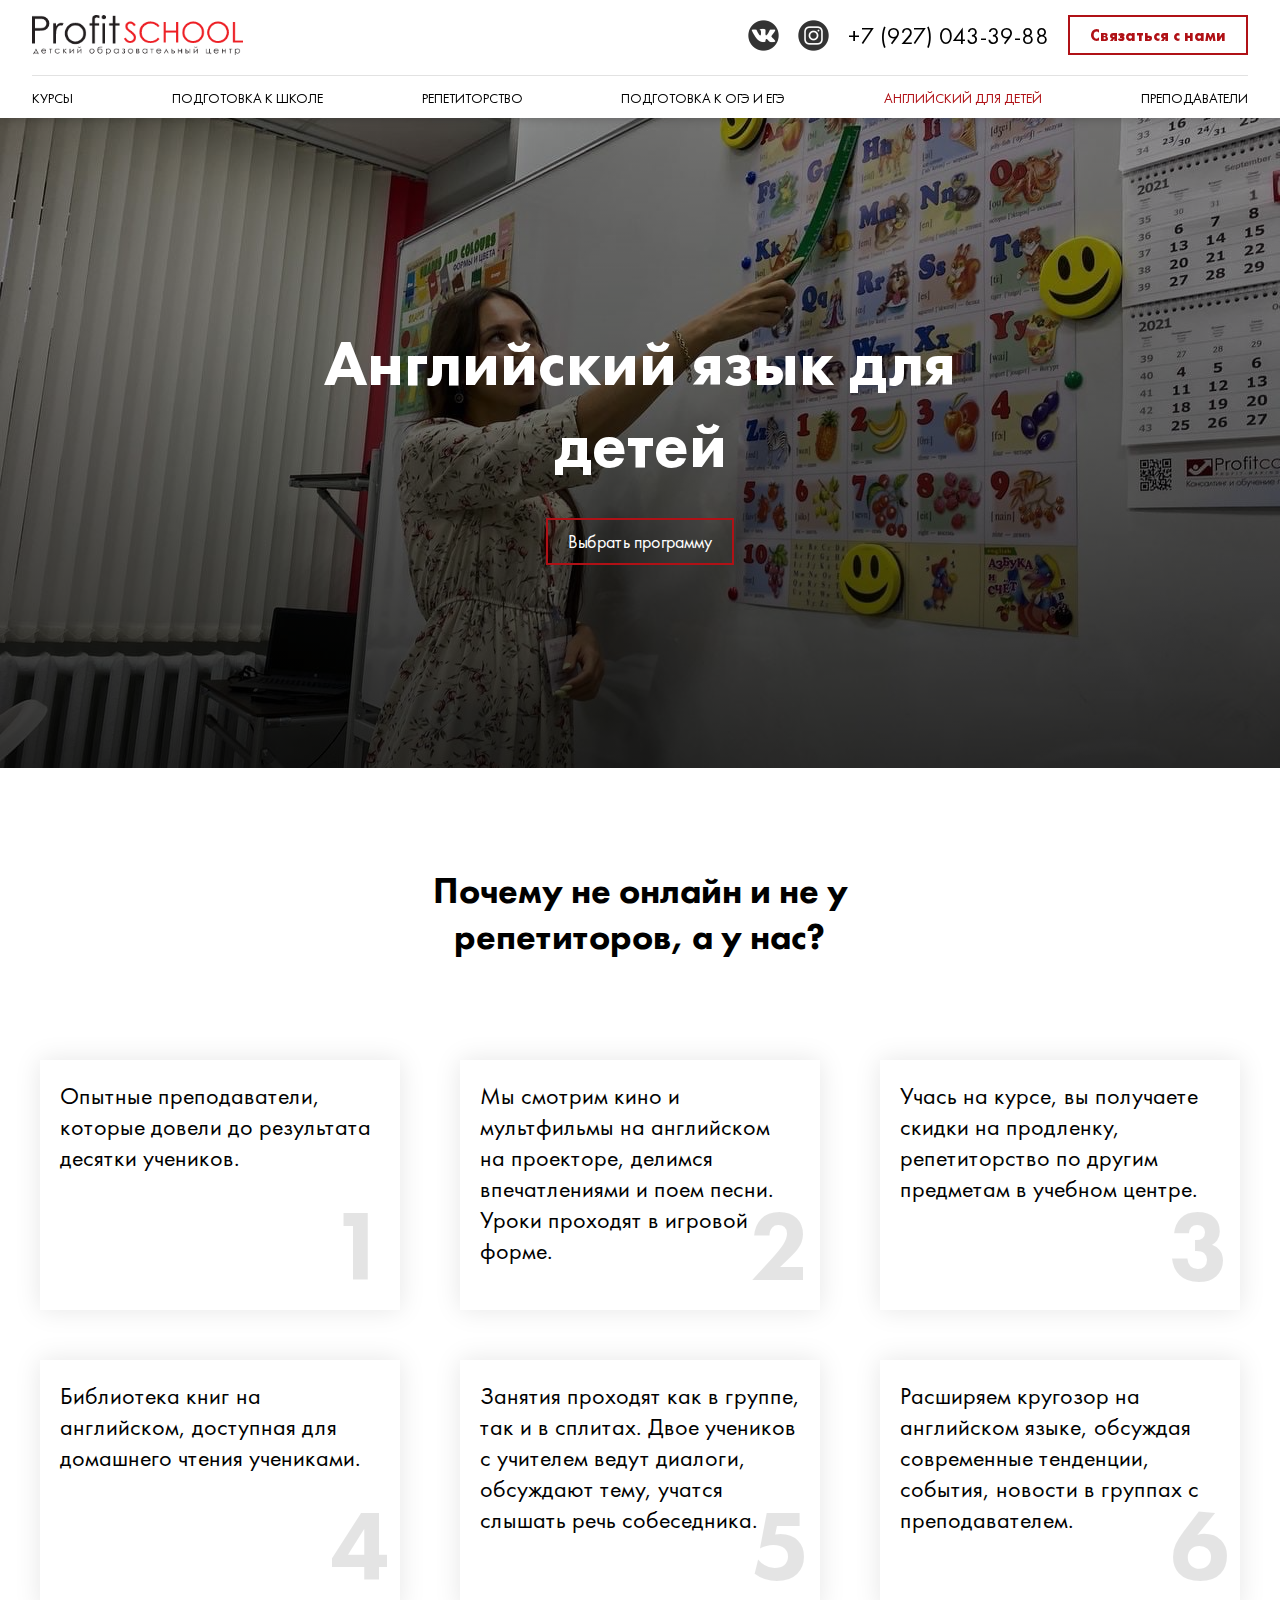
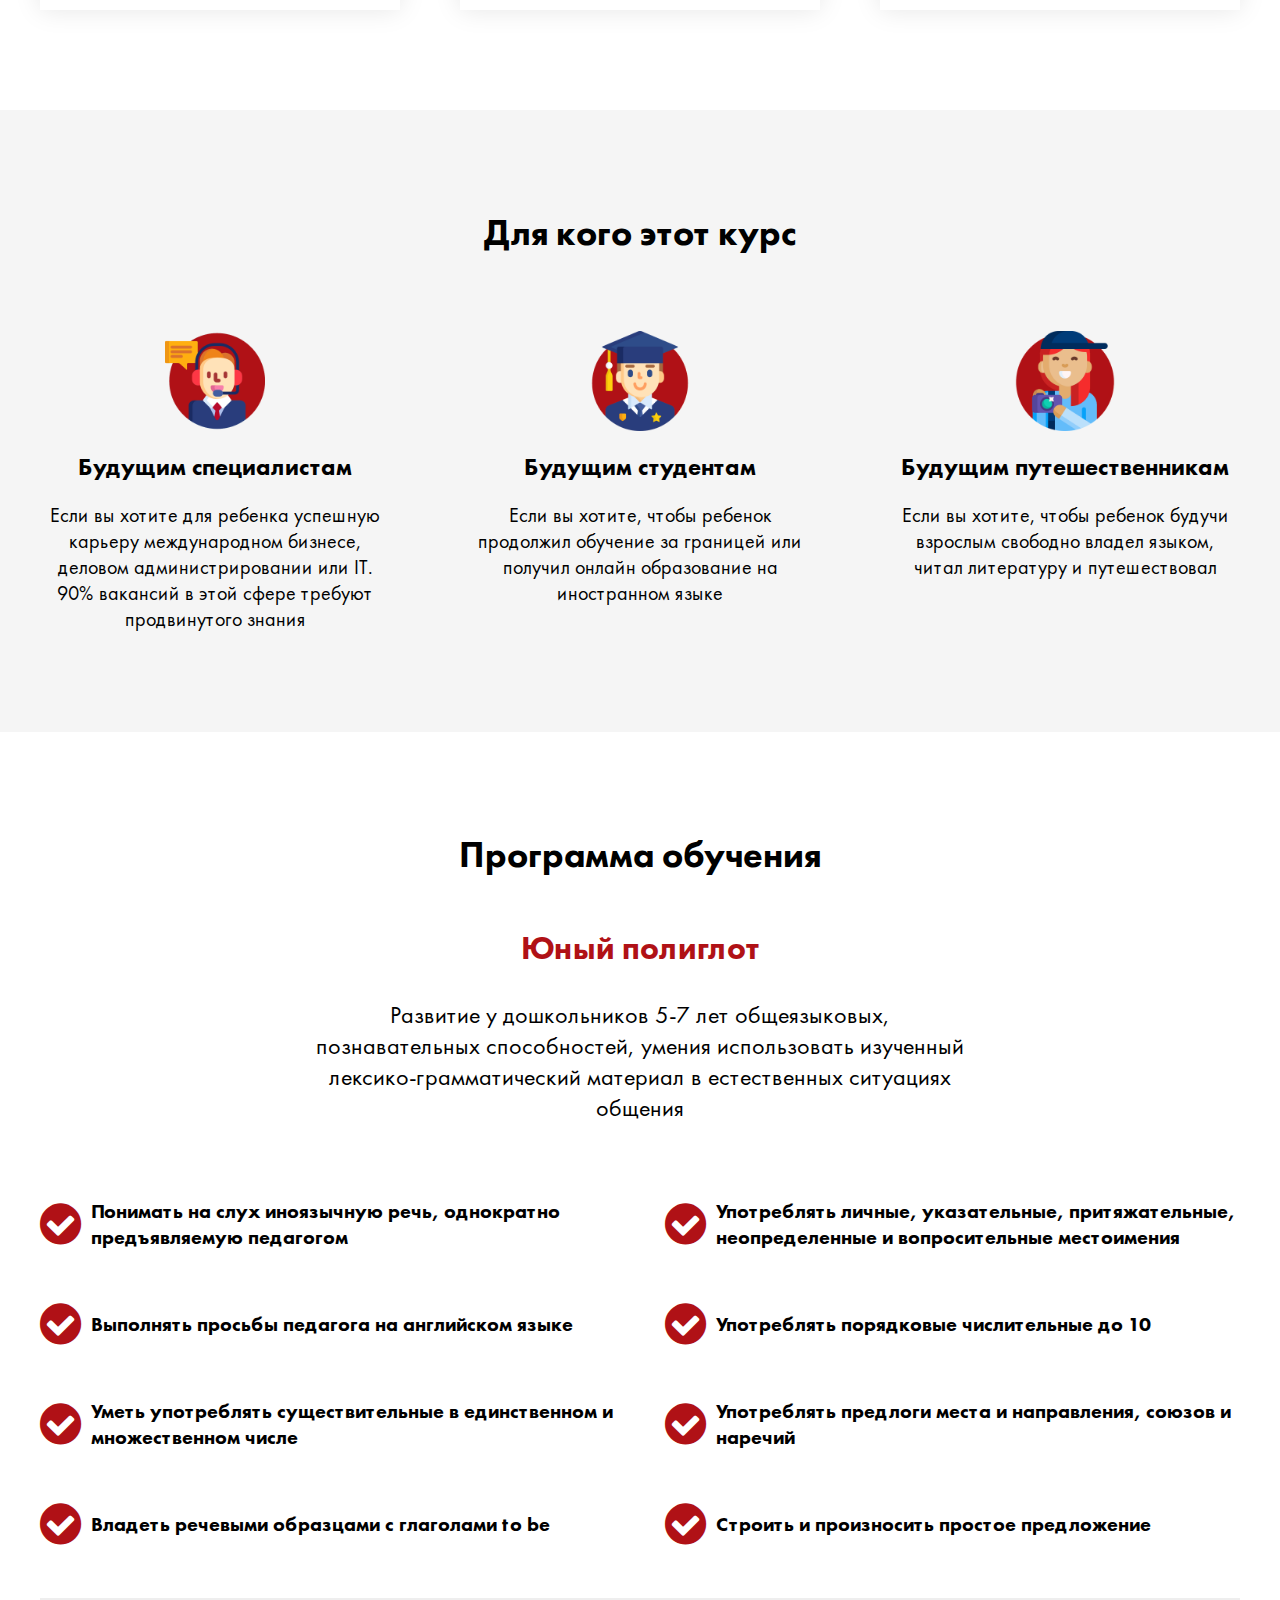
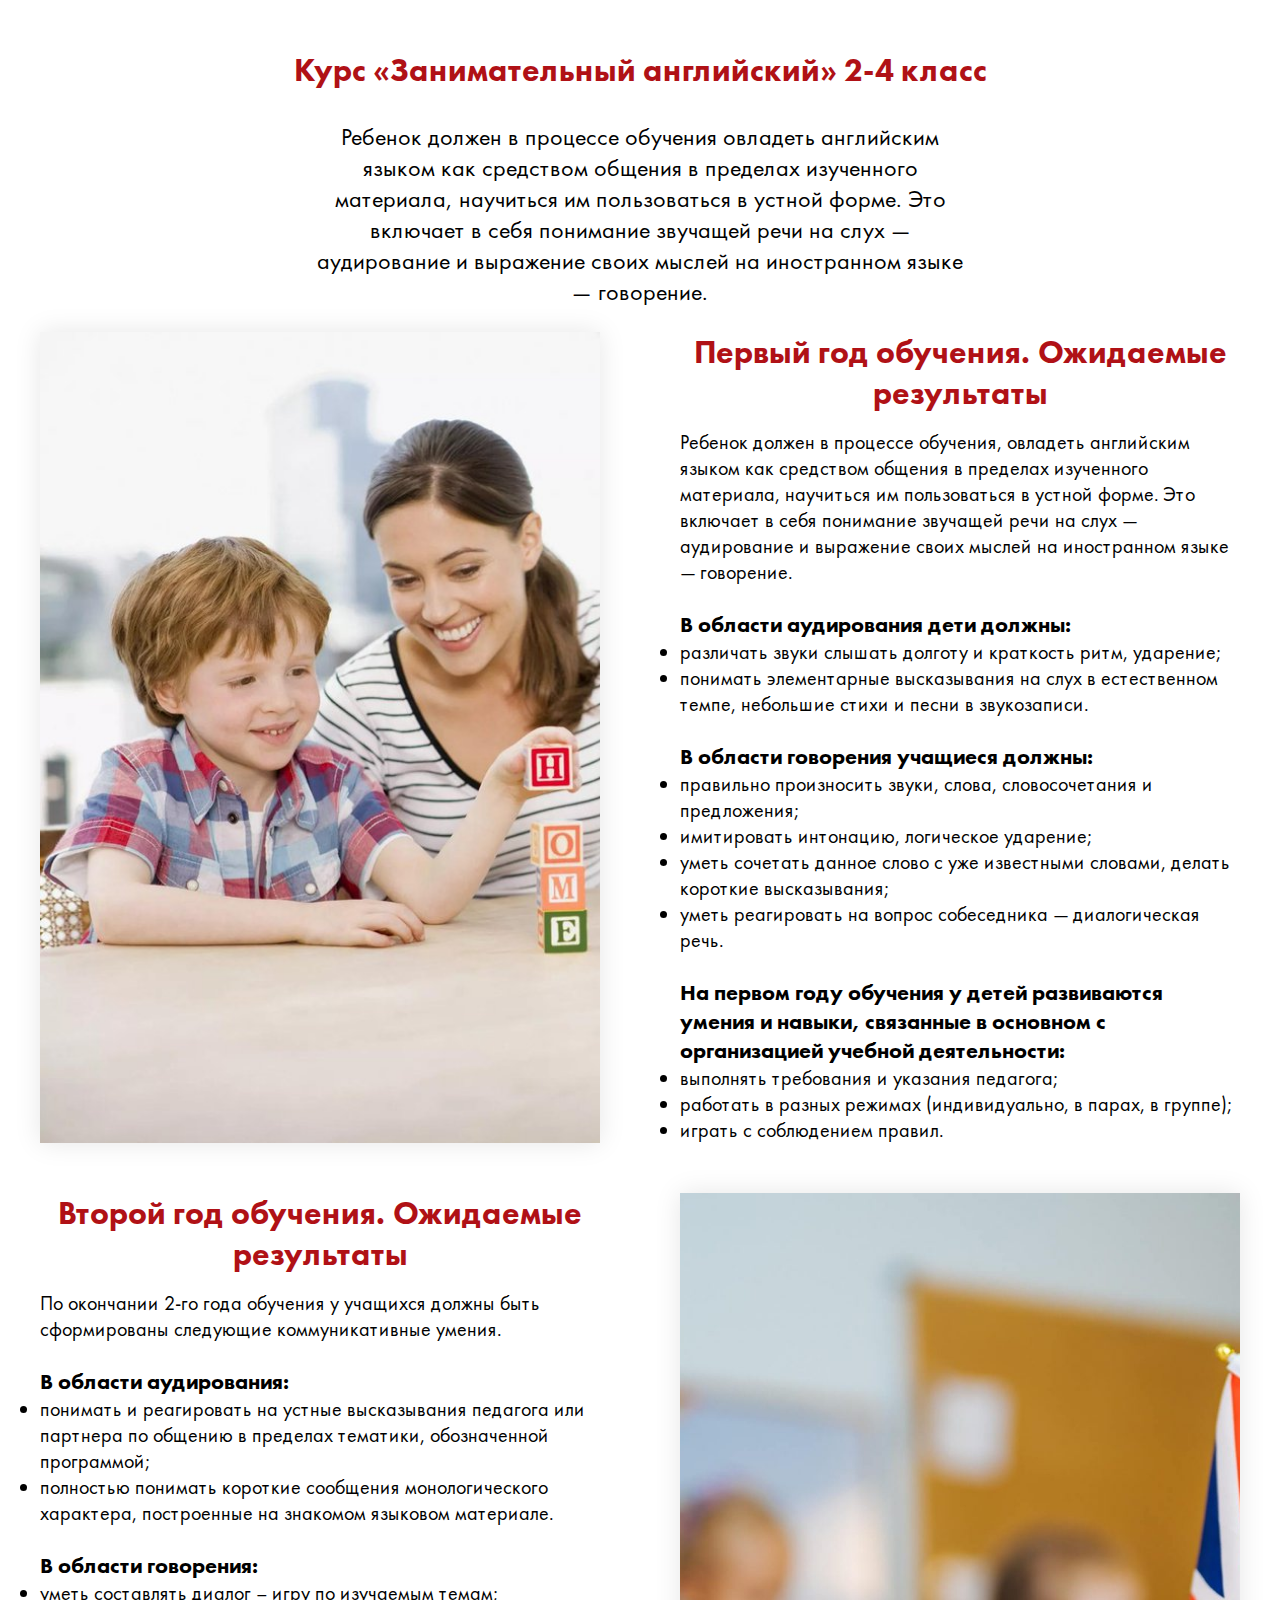
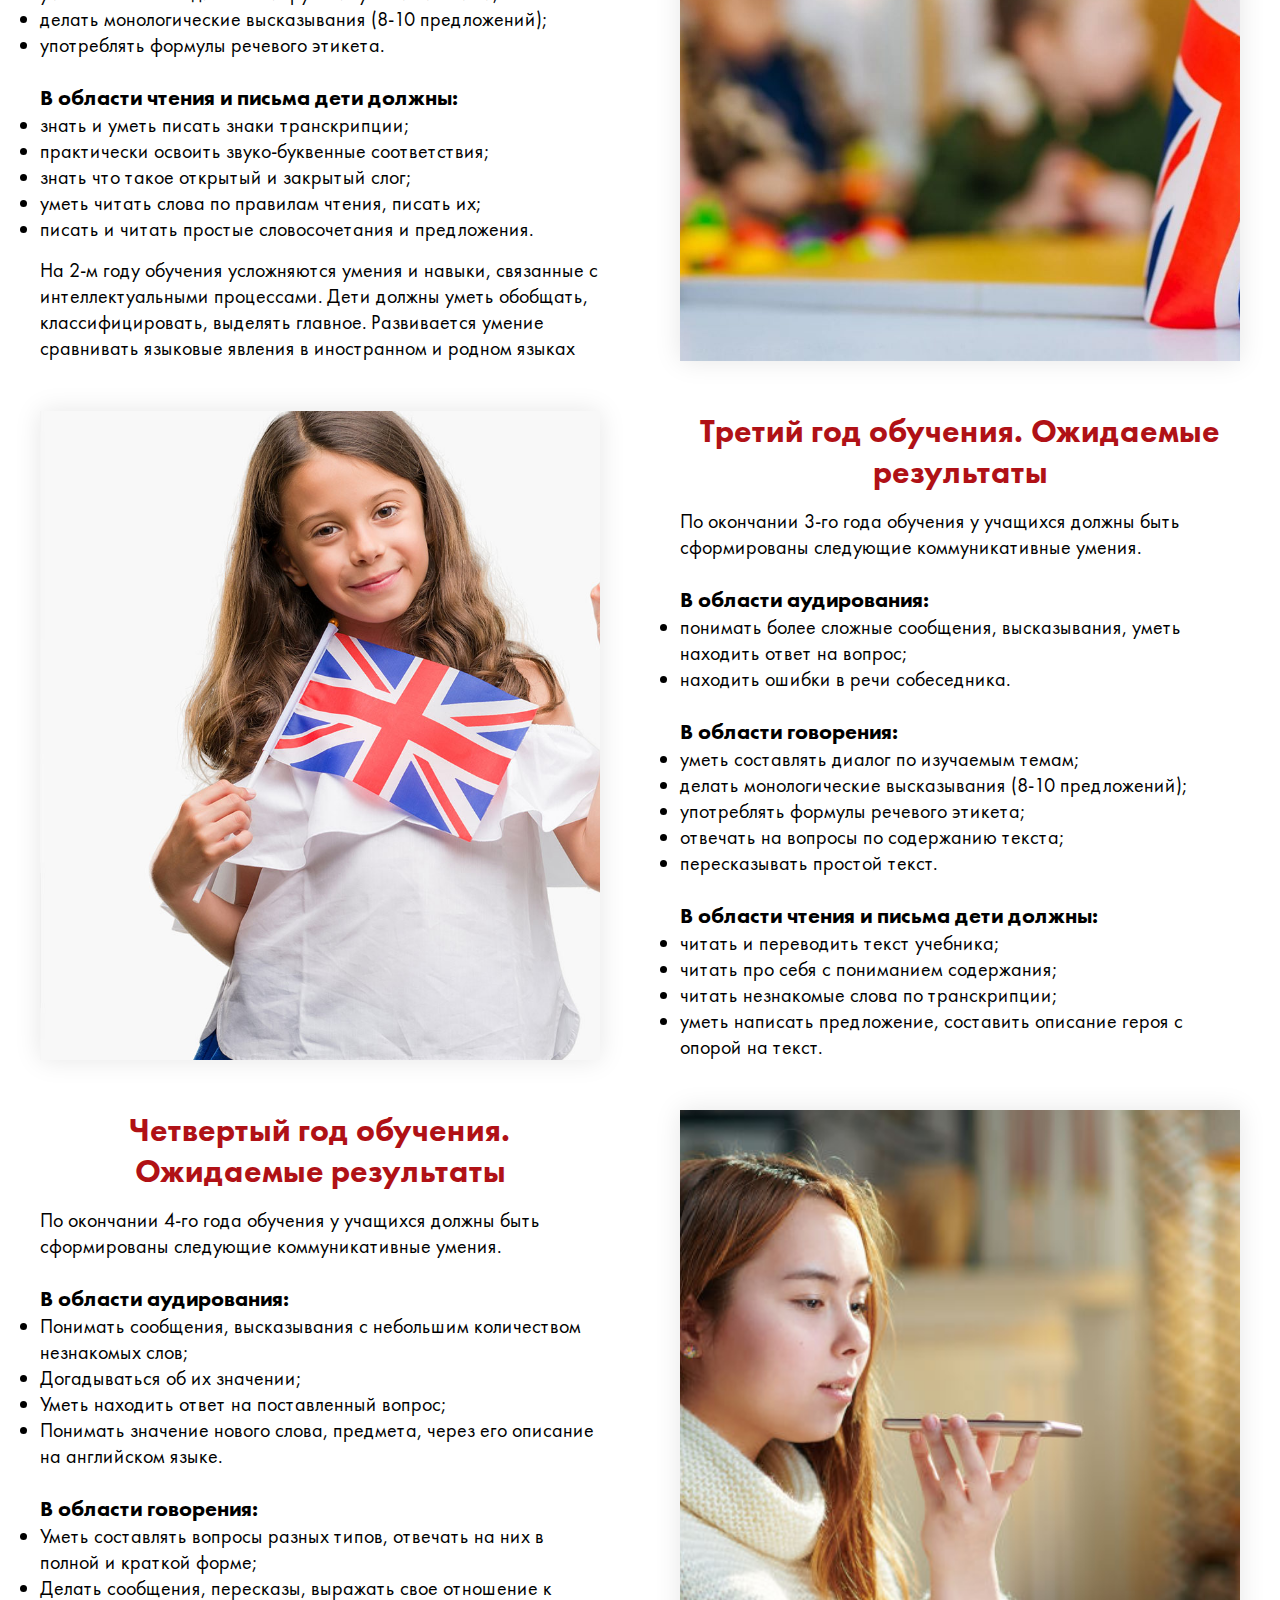
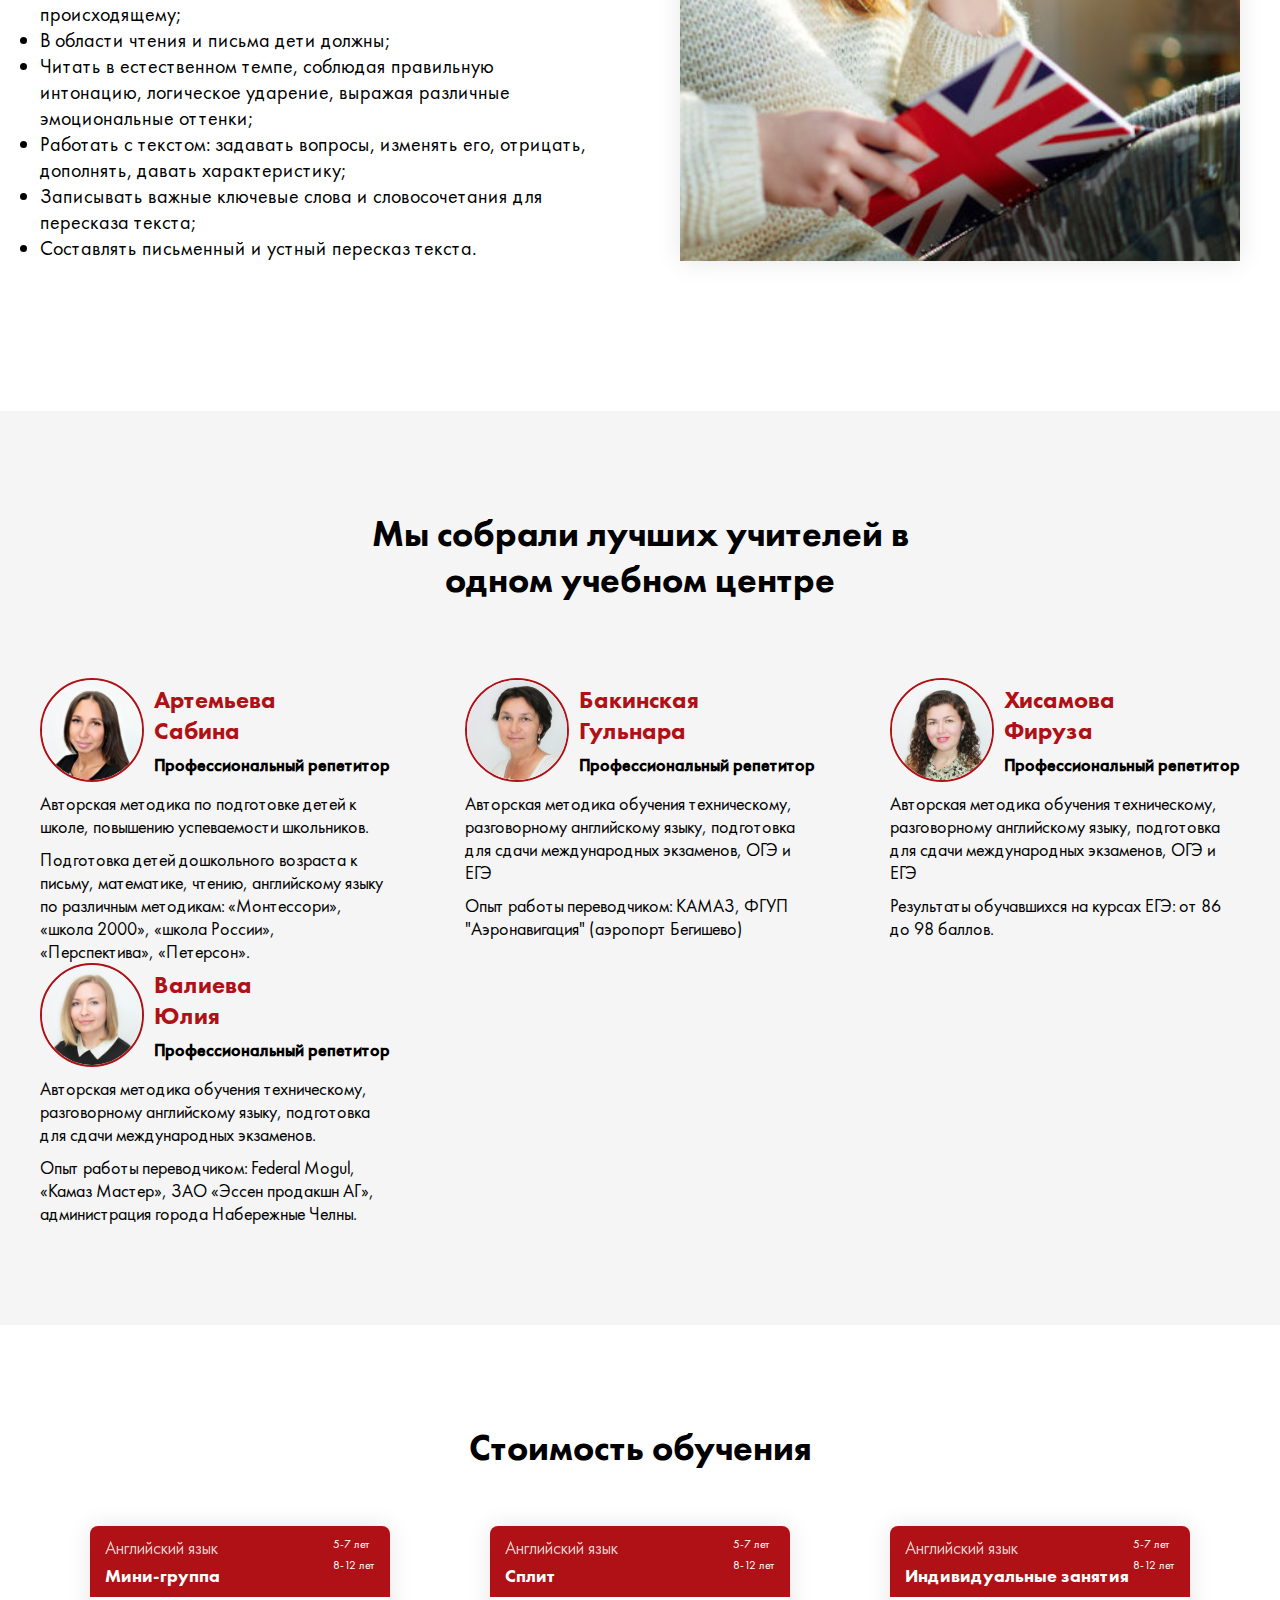
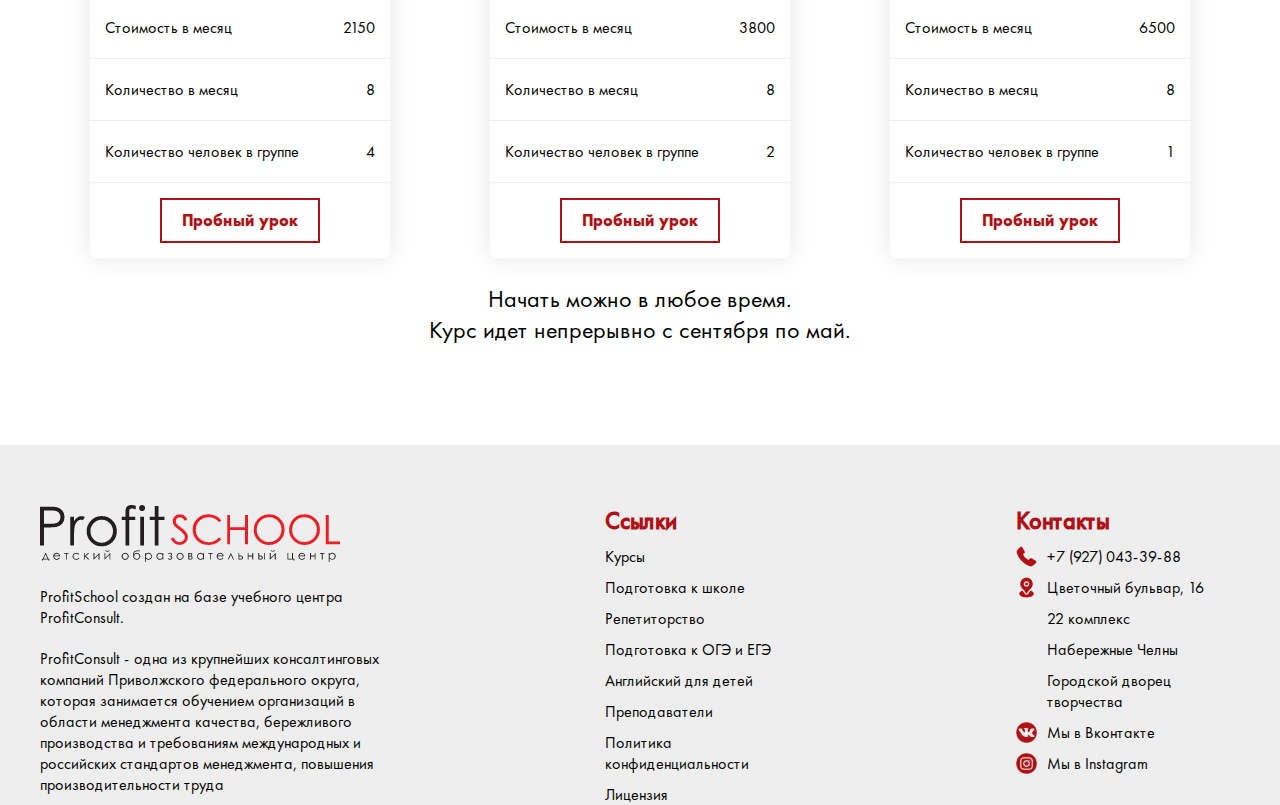
<file: pages/english_for_kids.html>
<!DOCTYPE html>
<html lang="en">
<head>
	<meta charset="UTF-8">
    <meta http-equiv="X-UA-Compatible" content="IE=edge">
    <meta name="viewport" content="width=device-width, initial-scale=1.0">
    <link rel="stylesheet" type="text/css" href="../assets/slick/slick.css">
    <link rel="stylesheet" type="text/css" href="../assets/slick/slick-theme.css">
    <link rel="stylesheet" type="text/css" href="../assets/font-awesome/css/font-awesome.min.css">
    <link rel="stylesheet" type="text/css" href="../assets/css/style.css">
    <link rel="stylesheet" type="text/css" href="../assets/css/mainpage.css">
    <link rel="stylesheet" type="text/css" href="../assets/css/courses.css">
    <link rel="stylesheet" type="text/css" href="../assets/css/english_for_kids.css">
    <title>Английский язык для детей</title>
</head>
<body>
	 <header>
       <div class="header_navigation">
           <div class="header_up">
                <a href="../index.html"><img class="header_logo" src="../images/header/logo.png" alt="logo"></a>
                <div class="header_contact">
                    <img class="header_network" src="../images/header/vk.png" alt="vk">
                    <img class="header_network" src="../images/header/inst.png" alt="inst">
                    <p id="header_tel">+7 (927) 043-39-88</p>
                    <button class="header_btn-nav" id="myBtn-1">Связаться с нами</button>
                </div>
           </div>
           <hr class="header_hr">
           <nav>
               <ul class="header_nav__links" id="nav">
                   <li><a href="courses.html">КУРСЫ</a></li>
                   <li><a href="preparation_for_school.html">ПОДГОТОВКА К ШКОЛЕ</a></li>
                   <li><a href="tutoring.html">РЕПЕТИТОРСТВО</a></li>
                   <li><a href="oge_ege.html">ПОДГОТОВКА К ОГЭ И ЕГЭ</a></li>
                   <li><a href="english_for_kids.html" class="header_nav__links_active">АНГЛИЙСКИЙ ДЛЯ ДЕТЕЙ</a></li>
                   <li><a href="teachers.html">ПРЕПОДАВАТЕЛИ</a></li>
                   <button class="header_btn-nav-2" id="myBtn-2">Связаться с нами</button>
               </ul>
           </nav>
           <div class="nav-toggle" id="nav-toggle">
                <span class="nav-toggle_item">Menu</span>
            </div>
       </div>   
    </header>

    <main>
        <div id="mypopup-1" class="popup">
            <div class="popup-callback-block">
                <div class="popup-header">
                    <h1>Заказать звонок</h1>
                    <p>Пожалуйста заполните форму для связи. Благодарим за обращение.</p>
                </div>
                <span id="close-1" class="close callback">&times;</span>
                
                <div class="popup-callback">
                    <div class="callback">
                        <div class="callback_block">
                            <form class="form-callback" action="../assets/php/send.php" method="POST">
                                <input type="email" id="email" name="email" placeholder="Ваша почта" required pattern="\S+@[a-z]+.[a-z]+">
                                <input type="text" id="name" name="name" placeholder="Ваше имя" required>
                                <input type="text" id="tel" name="tel" placeholder="Ваш телефон" required pattern="^((8|\+7)[\- ]?)?(\(?\d{3}\)?[\- ]?)?[\d\- ]{7,10}$">
                                <div class="btn_block">
                                    <input class="callback_btn" type="submit" value="Добавить">
                                </div>
                            </form>
                        </div>
                    </div>
                </div>
            </div>
        </div>
        <div id="mypopup-2" class="popup">
            <div class="popup-callback-block">
                <div class="popup-header">
                    <h1>Заказать звонок</h1>
                    <p>Пожалуйста заполните форму для связи. Благодарим за обращение.</p>
                </div>
                <span id="close-2" class="close callback">&times;</span>
                
                <div class="popup-callback">
                    <div class="callback">
                        <div class="callback_block">
                            <form class="form-callback" action="../assets/php/send.php" method="POST">
                                <input type="email" id="email" name="email" placeholder="Ваша почта" required pattern="\S+@[a-z]+.[a-z]+">
                                <input type="text" id="name" name="name" placeholder="Ваше имя" required>
                                <input type="text" id="tel" name="tel" placeholder="Ваш телефон" required pattern="^((8|\+7)[\- ]?)?(\(?\d{3}\)?[\- ]?)?[\d\- ]{7,10}$">
                                <div class="btn_block">
                                    <input class="callback_btn" type="submit" value="Добавить">
                                </div>
                            </form>
                        </div>
                    </div>
                </div>
            </div>
        </div>
        <div class="modal-window_entry">
            <div class="popup-course-block">
                <div class="popup-header">
                    <h1>Записаться на пробный урок</h1>
                    <p>Пожалуйста заполните форму для связи. Благодарим за обращение.</p>
                </div>
                <span id="close-2" class="close-course">&times;</span>
                
                <div class="popup-course">
                    <div>
                        <div>
                            <form class="form-course" action="assets/php/save_call.php" method="POST">
                                <select>
                                    <option selected disabled hidden>Выберите курс</option>
                                    <option>Продленка Лайт</option>
                                    <option>Продленка Базовый</option>
                                    <option>Продленка Happy</option>
                                    <option>Продленка Star</option>
                                    <option>Скоро в школу Лайт</option>
                                    <option>Скоро в школу Базовый</option>
                                    <option>Скоро в школу Макси</option>
                                    <option>Английский язык Мини-группа</option>
                                    <option>Английский язык Сплит</option>
                                    <option>Английский язык Индивидуальные занятия</option>
                                    <option>Скретч Мини-группа</option>
                                    <option>Бизнес школа Мини-группа</option>
                                    <option>Дизайн Мини-группа</option>
                                    <option>ОГЭ Лайт</option>
                                    <option>ОГЭ Базовый</option>
                                    <option>ОГЭ Супер</option>
                                    <option>ЕГЭ Лайт</option>
                                    <option>ЕГЭ Базовый</option>
                                    <option>ЕГЭ Супер</option>
                                    <option>ЕГЭ Супер+</option>
                                </select>
                                <input type="email" id="email" name="email" placeholder="Ваша почта" required pattern="\S+@[a-z]+.[a-z]+">
                                <input type="text" id="name" name="name" placeholder="Ваше имя" required>
                                <input type="text" id="tel" name="tel" placeholder="Ваш телефон" required pattern="^((8|\+7)[\- ]?)?(\(?\d{3}\)?[\- ]?)?[\d\- ]{7,10}$">
                                <div class="btn_block">
                                    <input class="course_btn-2" type="submit" value="Добавить">
                                </div>
                            </form>
                        </div>
                    </div>
                </div>
            </div>
        </div>
        <section>
            <div class="intro_bg">
                <div class="intro_text">
                    <h1>
                        Английский язык для детей
                    </h1>
                    <a href="#course">Выбрать программу</a>
                </div>
            </div>  
        </section>
        <section>
            <div class="container">
                <div class="about">
                    <h1>Почему не онлайн и не у репетиторов, а у нас?</h1>
                    <div class="about_cards">
                        <div class="about_card">
                            <p>Опытные преподаватели, которые довели до результата десятки учеников.</p>
                            <h1>1</h1>
                        </div>
                        <div class="about_card">
                            <p>Мы смотрим кино и мультфильмы на английском на проекторе, делимся впечатлениями и поем песни. Уроки проходят в игровой форме.</p>
                            <h1>2</h1>
                        </div>
                        <div class="about_card">
                            <p>Учась на курсе, вы получаете скидки на продленку, репетиторство по другим предметам в учебном центре.</p>
                            <h1>3</h1>
                        </div>
                        <div class="about_card">
                            <p>Библиотека книг на английском, доступная для домашнего чтения учениками.</p>
                            <h1>4</h1>
                        </div>
                        <div class="about_card">
                            <p>Занятия проходят как в группе, так и в сплитах. Двое учеников с учителем ведут диалоги, обсуждают тему, учатся слышать речь собеседника.</p>
                            <h1>5</h1>
                        </div>
                        <div class="about_card">
                            <p>Расширяем кругозор на английском языке, обсуждая современные тенденции, события, новости в группах с преподавателем.</p>
                            <h1>6</h1>
                        </div>
                    </div>
                </div>
            </div>
        </section>

        <section id="for">
            <div class="container">
                <div class="for">
                    <h1>Для кого этот курс</h1>
                    <div class="for_cards">
                        <div class="for_card">
                            <img src="../images/english_for_kids/for/1.png">
                            <h2>Будущим специалистам</h2>
                            <p>Если вы хотите для ребенка успешную карьеру международном бизнесе, деловом администрировании или IT. 90% вакансий в этой сфере требуют продвинутого знания</p>
                        </div>

                        <div class="for_card">
                            <img src="../images/english_for_kids/for/2.png">
                            <h2>Будущим студентам</h2>
                            <p>Если вы хотите, чтобы ребенок продолжил обучение за границей или получил онлайн образование на иностранном языке</p>
                        </div>

                        <div class="for_card">
                            <img src="../images/english_for_kids/for/3.png">
                            <h2>Будущим путешественникам</h2>
                            <p>Если вы хотите, чтобы ребенок будучи взрослым свободно владел языком, читал литературу и путешествовал</p>
                        </div>
                    </div>
                </div>
            </div>
        </section>

        <section>
            <div class="container">
                <div class="programm">
                    <h1>Программа обучения</h1>
                    <div class="programm_block">
                        <h1>Юный полиглот</h1>
                        <p>Развитие у дошкольников 5-7 лет общеязыковых, познавательных способностей, умения использовать изученный лексико-грамматический материал в естественных ситуациях общения</p>
                        <div class="programm_items">
                            <div class="programm_item">
                                <i class="fa fa-check-circle fa-3x" aria-hidden="true"></i>
                                <h2>Понимать на слух иноязычную речь, однократно предъявляемую педагогом</h2>
                            </div>
                            <div class="programm_item">
                                <i class="fa fa-check-circle fa-3x" aria-hidden="true"></i>
                                <h2>Употреблять личные, указательные, притяжательные, неопределенные и вопросительные местоимения</h2>
                            </div>
                            <div class="programm_item">
                                <i class="fa fa-check-circle fa-3x" aria-hidden="true"></i>
                                <h2>Выполнять просьбы педагога на английском языке</h2>
                            </div>
                            <div class="programm_item">
                                <i class="fa fa-check-circle fa-3x" aria-hidden="true"></i>
                                <h2>Употреблять порядковые числительные до 10</h2>
                            </div>
                            <div class="programm_item">
                                <i class="fa fa-check-circle fa-3x" aria-hidden="true"></i>
                                <h2>Уметь употреблять существительные в единственном и множественном числе</h2>
                            </div>
                            <div class="programm_item">
                                <i class="fa fa-check-circle fa-3x" aria-hidden="true"></i>
                                <h2>Употреблять предлоги места и направления, союзов и наречий</h2>
                            </div>
                            <div class="programm_item">
                                <i class="fa fa-check-circle fa-3x" aria-hidden="true"></i>
                                <h2>Владеть речевыми образцами с глаголами to be</h2>
                            </div>
                            <div class="programm_item">
                                <i class="fa fa-check-circle fa-3x" aria-hidden="true"></i>
                                <h2>Строить и произносить простое предложение</h2>
                            </div>                          
                        </div>
                    </div>
                    <hr>
                    <div class="programm_block">
                        <h1>Курс «Занимательный английский» 2-4 класс</h1>
                        <p>Ребенок должен в процессе обучения овладеть английским языком как средством общения в пределах изученного материала, научиться им пользоваться в устной форме. Это включает в себя понимание звучащей речи на слух — аудирование и выражение своих мыслей на иностранном языке — говорение.</p>
                        <div class="programm_items">
                            <div class="programm_item-2">
                                <div class="programm_item-2-img img-1"></div>
                                <div class="programm_item-2-inner">
                                    <h1>Первый год обучения. Ожидаемые результаты</h1>
                                    <p>Ребенок должен в процессе обучения, овладеть английским языком как средством общения в пределах изученного материала, научиться им пользоваться в устной форме. Это включает в себя понимание звучащей речи на слух — аудирование и выражение своих мыслей на иностранном языке — говорение.</p>
                                    <h2>В области аудирования дети должны:</h2>
                                    <ul>
                                        <li>различать звуки слышать долготу и краткость ритм, ударение;</li>
                                        <li>понимать элементарные высказывания на слух в естественном темпе, небольшие стихи и песни в звукозаписи.</li>
                                    </ul>
                                    <h2>В области говорения учащиеся должны:</h2>
                                    <ul>
                                        <li>правильно произносить звуки, слова, словосочетания и предложения;</li>
                                        <li>имитировать интонацию, логическое ударение;</li>
                                        <li>уметь сочетать данное слово с уже известными словами, делать короткие высказывания;</li>
                                        <li>уметь реагировать на вопрос собеседника — диалогическая речь.</li>
                                    </ul>
                                    <h2>На первом году обучения у детей развиваются умения и навыки, связанные в основном с организацией учебной деятельности:</h2>
                                    <ul>
                                        <li>выполнять требования и указания педагога;</li>
                                        <li>работать в разных режимах (индивидуально, в парах, в группе);</li>
                                        <li>играть с соблюдением правил.</li>
                                    </ul>
                                </div>
                            </div>

                            <div class="programm_item-2">
                                <div class="programm_item-2-inner">
                                    <h1>Второй год обучения. Ожидаемые результаты</h1>
                                    <p>По окончании 2-го года обучения у учащихся должны быть сформированы следующие коммуникативные умения.</p>
                                    <h2>В области аудирования:</h2>
                                    <ul>
                                        <li>понимать и реагировать на устные высказывания педагога или партнера по общению в пределах тематики, обозначенной программой;</li>
                                        <li>полностью понимать короткие сообщения монологического характера, построенные на знакомом языковом материале.</li>
                                    </ul>
                                    <h2>В области говорения:</h2>
                                    <ul>
                                        <li>уметь составлять диалог – игру по изучаемым темам;</li>
                                        <li>делать монологические высказывания (8-10 предложений);</li>
                                        <li>употреблять формулы речевого этикета.</li>
                                    </ul>
                                    <h2>В области чтения и письма дети должны:</h2>
                                    <ul>
                                        <li>знать и уметь писать знаки транскрипции;</li>
                                        <li>практически освоить звуко-буквенные соответствия;</li>
                                        <li>знать что такое открытый и закрытый слог;</li>
                                        <li>уметь читать слова по правилам чтения, писать их;</li>
                                        <li>писать и читать простые словосочетания и предложения.</li>
                                    </ul>
                                    <p>На 2-м году обучения усложняются умения и навыки, связанные с интеллектуальными процессами. Дети должны уметь обобщать, классифицировать, выделять главное. Развивается умение сравнивать языковые явления в иностранном и родном языках</p>
                                </div>
                                <div class="programm_item-2-img img-2"></div>
                            </div>

                            <div class="programm_item-2">
                                <div class="programm_item-2-img img-3"></div>
                                <div class="programm_item-2-inner">
                                    <h1>Третий год обучения. Ожидаемые результаты</h1>
                                    <p>По окончании 3-го года обучения у учащихся должны быть сформированы следующие коммуникативные умения.</p>
                                    <h2>В области аудирования:</h2>
                                    <ul>
                                        <li>понимать более сложные сообщения, высказывания, уметь находить ответ на вопрос;</li>
                                        <li>находить ошибки в речи собеседника.</li>
                                    </ul>
                                    <h2>В области говорения:</h2>
                                    <ul>
                                        <li>уметь составлять диалог по изучаемым темам;</li>
                                        <li>делать монологические высказывания (8-10 предложений);</li>
                                        <li>употреблять формулы речевого этикета;</li>
                                        <li>отвечать на вопросы по содержанию текста;</li>
                                        <li>пересказывать простой текст.</li>
                                    </ul>
                                    <h2>В области чтения и письма дети должны:</h2>
                                    <ul>
                                        <li>читать и переводить текст учебника;</li>
                                        <li>читать про себя с пониманием  содержания;</li>
                                        <li>читать незнакомые слова по транскрипции;</li>
                                        <li>уметь написать предложение, составить описание героя с опорой на текст.</li>
                                    </ul>
                                </div>
                            </div>

                            <div class="programm_item-2">
                                <div class="programm_item-2-inner">
                                    <h1>Четвертый год обучения. Ожидаемые результаты</h1>
                                    <p>По окончании 4-го года обучения у учащихся должны быть сформированы следующие коммуникативные умения.</p>
                                    <h2>В области аудирования:</h2>
                                    <ul>
                                        <li>Понимать сообщения, высказывания с небольшим количеством незнакомых слов;</li>
                                        <li>Догадываться об их значении;</li>
                                        <li>Уметь находить ответ на поставленный вопрос;</li>
                                        <li>Понимать значение нового слова, предмета, через его описание на английском языке.</li>
                                    </ul>
                                    <h2>В области говорения:</h2>
                                    <ul>
                                        <li>Уметь составлять вопросы разных типов, отвечать на них в полной и краткой форме;</li>
                                        <li>Делать сообщения, пересказы, выражать свое отношение к происходящему;</li>
                                        <li>В области чтения и письма дети должны;</li>
                                        <li>Читать в естественном темпе, соблюдая правильную интонацию, логическое ударение, выражая различные эмоциональные оттенки;</li>
                                        <li>Работать с текстом: задавать вопросы, изменять его, отрицать, дополнять, давать характеристику;</li>
                                        <li>Записывать важные ключевые слова и словосочетания для пересказа текста;</li>
                                        <li>Составлять письменный и устный пересказ текста.</li>
                                    </ul>
                                </div>
                                <div class="programm_item-2-img img-4"></div>
                            </div>
                        </div>
                    </div>
                </div>
            </div>
        </section>

        <section class="blog__teachers-3">
            <h1 id="teach__h1-3">Мы собрали лучших учителей в одном учебном центре</h1>
            <div class="teachers-3">
                <div class="teacher">
                    <div class="teach__name">
                        <img src="../images/teachers/1.png" alt="">
                        <div class="teach__full">
                            <h2>Артемьева
                                Сабина</h2>
                            <h3>Профессиональный репетитор</h3>
                        </div>
                    </div>
                    <div class="teach__info">
                        <p>
                            Авторская методика по подготовке детей к школе, повышению успеваемости школьников.
                        </p>
                        <p>
                            Подготовка детей дошкольного возраста к письму, математике, чтению, английскому языку по
                            различным
                            методикам: «Монтессори», «школа 2000», «школа России», «Перспектива», «Петерсон».
                        </p>
                    </div>
                </div>

                <div class="teacher">
                    <div class="teach__name">
                        <img src="../images/teachers/7.png" alt="">
                        <div class="teach__full">
                            <h2>Бакинская Гульнара</h2>
                            <h3>Профессиональный репетитор</h3>
                        </div>
                    </div>
                    <div class="teach__info">
                        <p>
                            Авторская методика обучения техническому, разговорному английскому языку, подготовка для сдачи международных экзаменов, ОГЭ и ЕГЭ
                        </p>
                        <p>
                            Опыт работы переводчиком: КАМАЗ, ФГУП "Аэронавигация" (аэропорт Бегишево)
                        </p>
                    </div>
                </div>

                <div class="teacher">
                    <div class="teach__name">
                        <img src="../images/teachers/8.png" alt="">
                        <div class="teach__full">
                            <h2>Хисамова Фируза</h2>
                            <h3>Профессиональный репетитор</h3>
                        </div>
                    </div>
                    <div class="teach__info">
                        <p>
                            Авторская методика обучения техническому, разговорному английскому языку, подготовка для сдачи международных экзаменов, ОГЭ и ЕГЭ
                        </p>
                        <p>
                            Результаты обучавшихся на курсах ЕГЭ: от 86 до 98 баллов.
                        </p>
                    </div>
                </div>

                <div class="teacher">
                    <div class="teach__name">
                        <img src="../images/teachers/3.png" alt="">
                        <div class="teach__full">
                            <h2>Валиева
                                Юлия</h2>
                            <h3>Профессиональный репетитор</h3>
                        </div>
                    </div>
                    <div class="teach__info">
                        <p>
                            Авторская методика обучения техническому, разговорному английскому языку, подготовка для сдачи
                            международных экзаменов.
                        </p>
                        <p>
                            Опыт работы переводчиком: Federal Mogul, «Камаз Мастер», ЗАО «Эссен продакшн АГ», администрация
                            города Набережные Челны.
                        </p>
                    </div>
                </div>
        </section>

        <section class="course-main-2" id="course">
            <div class="container">
                <div class="course_inner">
                    <h1>Стоимость обучения</h1>
                </div>
                <div class="courses__cards" id="english">
                    <div class="courses__block">
                        <div class="courses__block-header">
                            <div class="courses__block-header_main">
                                <p>Английский язык</p>
                                <h1>Мини-группа</h1>
                            </div>
                            <div class="courses__block-header_years">
                                <p>5-7 лет</p>
                                <p>8-12 лет</p>
                            </div>
                         </div>
                         <div class="courses__block-body">
                            <div class="courses__block-body_line">
                                <p>Стоимость в месяц</p>
                                <p>2150</p>
                            </div>
                            <hr>
                            <div class="courses__block-body_line">
                                <p>Количество в месяц</p>
                                <p>8</p>
                            </div>
                            <hr>
                            <div class="courses__block-body_line">
                                <p>Количество человек в группе</p>
                                <p>4</p>
                            </div>
                            <hr>
                            <div class="courses__block-body_btn">
                                <button id="crs_btn">Пробный урок</button>
                            </div>
                         </div>
                    </div>

                    <div class="courses__block">
                        <div class="courses__block-header">
                            <div class="courses__block-header_main">
                                <p>Английский язык</p>
                                <h1>Сплит</h1>
                            </div>
                            <div class="courses__block-header_years">
                                <p>5-7 лет</p>
                                <p>8-12 лет</p>
                            </div>
                         </div>
                         <div class="courses__block-body">
                            <div class="courses__block-body_line">
                                <p>Стоимость в месяц</p>
                                <p>3800</p>
                            </div>
                            <hr>
                            <div class="courses__block-body_line">
                                <p>Количество в месяц</p>
                                <p>8</p>
                            </div>
                            <hr>
                            <div class="courses__block-body_line">
                                <p>Количество человек в группе</p>
                                <p>2</p>
                            </div>
                            <hr>
                            <div class="courses__block-body_btn">
                                <button id="crs_btn">Пробный урок</button>
                            </div>
                         </div>
                    </div>

                    <div class="courses__block">
                        <div class="courses__block-header">
                            <div class="courses__block-header_main">
                                <p>Английский язык</p>
                                <h1>Индивидуальные занятия</h1>
                            </div>
                            <div class="courses__block-header_years">
                                <p>5-7 лет</p>
                                <p>8-12 лет</p>
                            </div>
                         </div>
                         <div class="courses__block-body">
                            <div class="courses__block-body_line">
                                <p>Стоимость в месяц</p>
                                <p>6500</p>
                            </div>
                            <hr>
                            <div class="courses__block-body_line">
                                <p>Количество в месяц</p>
                                <p>8</p>
                            </div>
                            <hr>
                            <div class="courses__block-body_line">
                                <p>Количество человек в группе</p>
                                <p>1</p>
                            </div>
                            <hr>
                            <div class="courses__block-body_btn">
                                <button id="crs_btn">Пробный урок</button>
                            </div>
                         </div>
                    </div>
                </div>
                <p>Начать можно в любое время.</p>
                <p>Курс идет непрерывно с сентября по май.</p>
            </div>
        </section>
    </main>

    <footer>
        <div class="footer">
            <div class="footer__info">
                <img id="footer_logo" src="../images/footer/logo.png" alt="logo">
                <p>ProfitSchool создан на базе учебного центра ProfitConsult.</p>
                <p>ProfitConsult - одна из крупнейших консалтинговых компаний Приволжского федерального округа,
                    которая занимается обучением организаций в области менеджмента качества, бережливого
                    производства и требованиям международных и российских стандартов менеджмента, повышения
                    производительности труда</p>
            </div>
            <div class="footer__links">
                <h2>Ссылки</h2>
                <ul>
                    <li><a href="courses.html">Курсы</a></li>
                    <li><a href="preparation_for_school.html">Подготовка к школе</a></li>
                    <li><a href="tutoring.html">Репетиторство</a></li>
                    <li><a href="oge_ege.html">Подготовка к ОГЭ и ЕГЭ</a></li>
                    <li><a href="english_for_kids.html">Английский для детей</a></li>
                    <li><a href="teachers.html">Преподаватели</a></li>
                    <li><a href="privicy.html">Политика конфиденциальности</a></li>
                    <li><a href="">Лицензия</a></li>
                </ul>
            </div>
            <div class="footer__contacts">
                <h2>Контакты</h2>
                <div class="footer__text__contacts">
                    <div class="footer__contact">
                        <img src="../images/footer/phone.png" alt="">
                        <p>+7 (927) 043-39-88</p>
                    </div>
                    <div class="footer__contact">
                        <img src="../images/footer/geo.png" alt="">
                        <p>Цветочный бульвар, 16</p>
                    </div>
                    <div class="footer__other__text">
                        <p>22 комплекс</p>
                        <p>Набережные Челны</p>
                        <p>Городской дворец творчества</p>
                    </div>
                    <div class="footer__contact">
                        <img src="../images/footer/vk.png" alt="">
                        <a href="https://vk.com/profitschool116">Мы в Вконтакте</a>
                    </div>
                    <div class="footer__contact">
                        <img src="../images/footer/inst.png" alt="">
                        <a href="https://www.instagram.com/profitschool_16/">Мы в Instagram</a>
                    </div>
                </div>
            </div>
        </div>
    </footer>
    <script src="https://ajax.googleapis.com/ajax/libs/jquery/3.6.0/jquery.min.js"></script>
    <script type="text/javascript" src="../assets/js/main.js"></script>
</body>
</html>
</file>
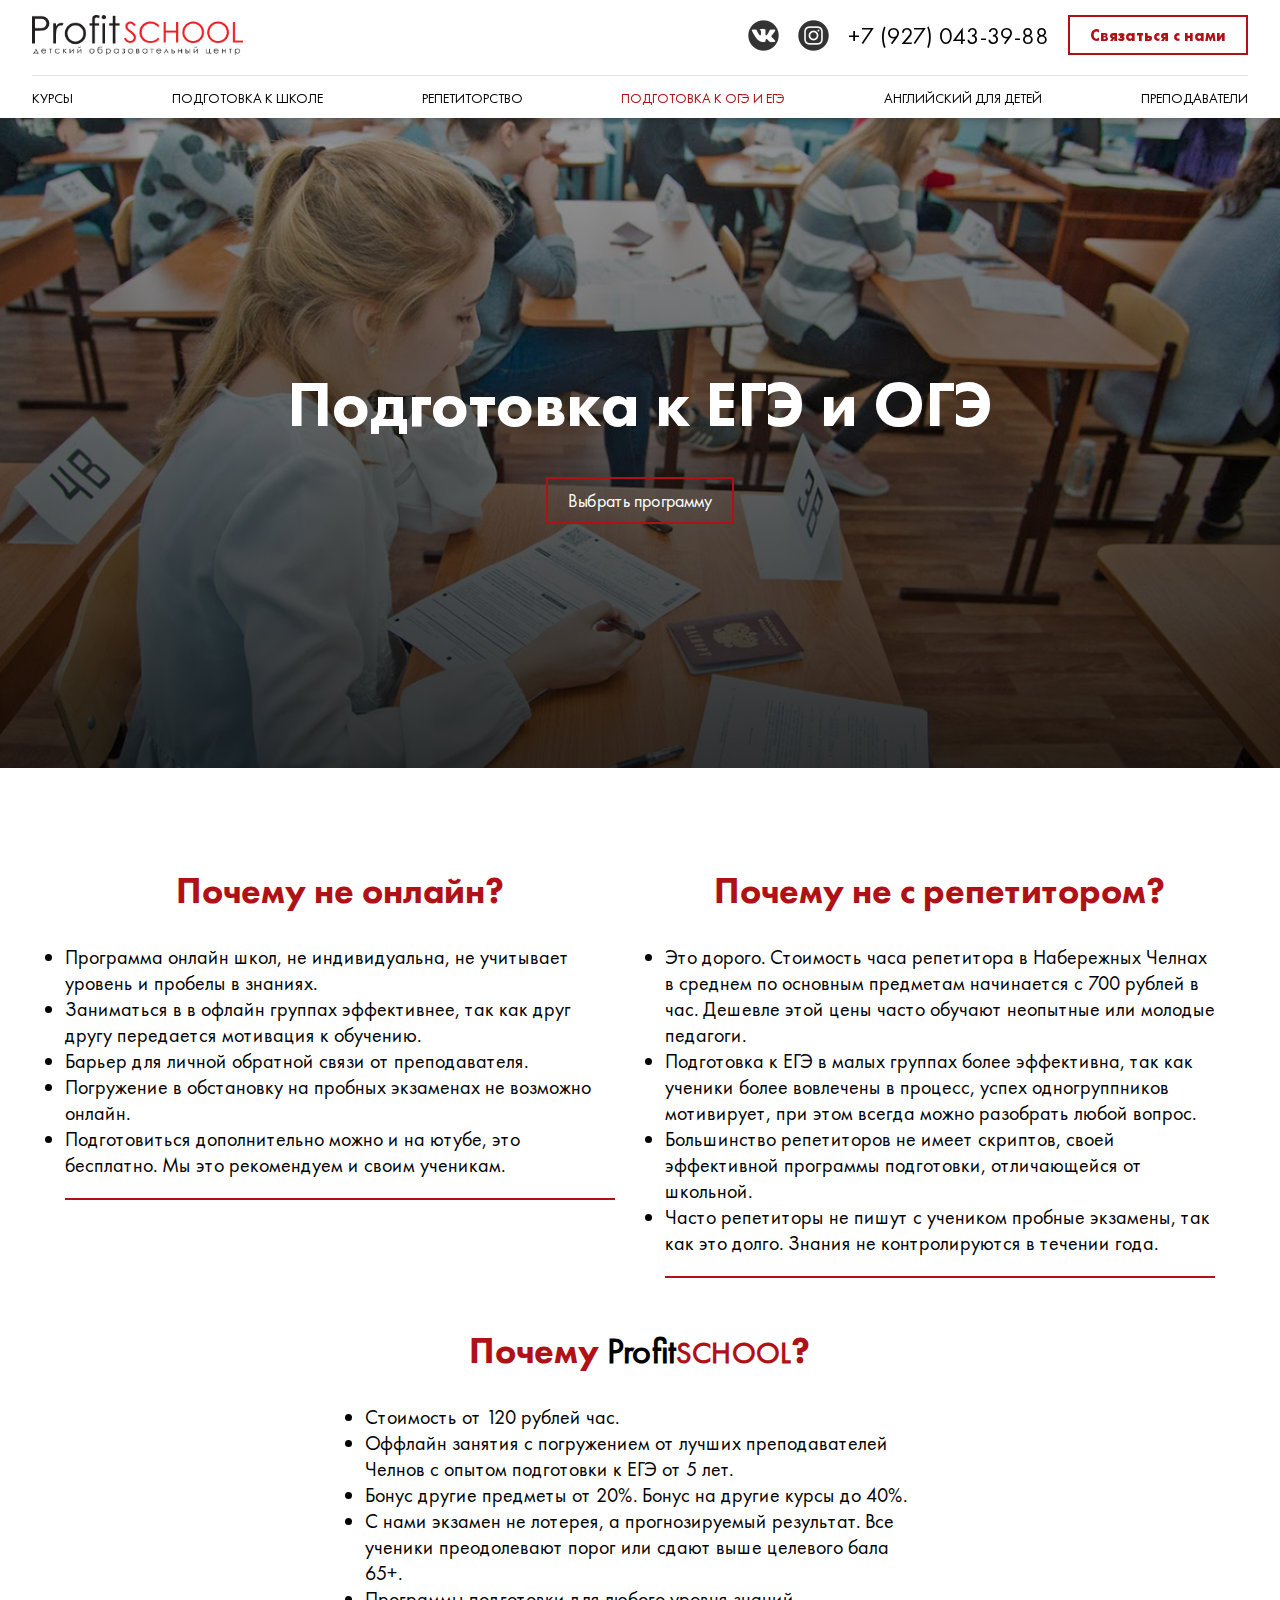
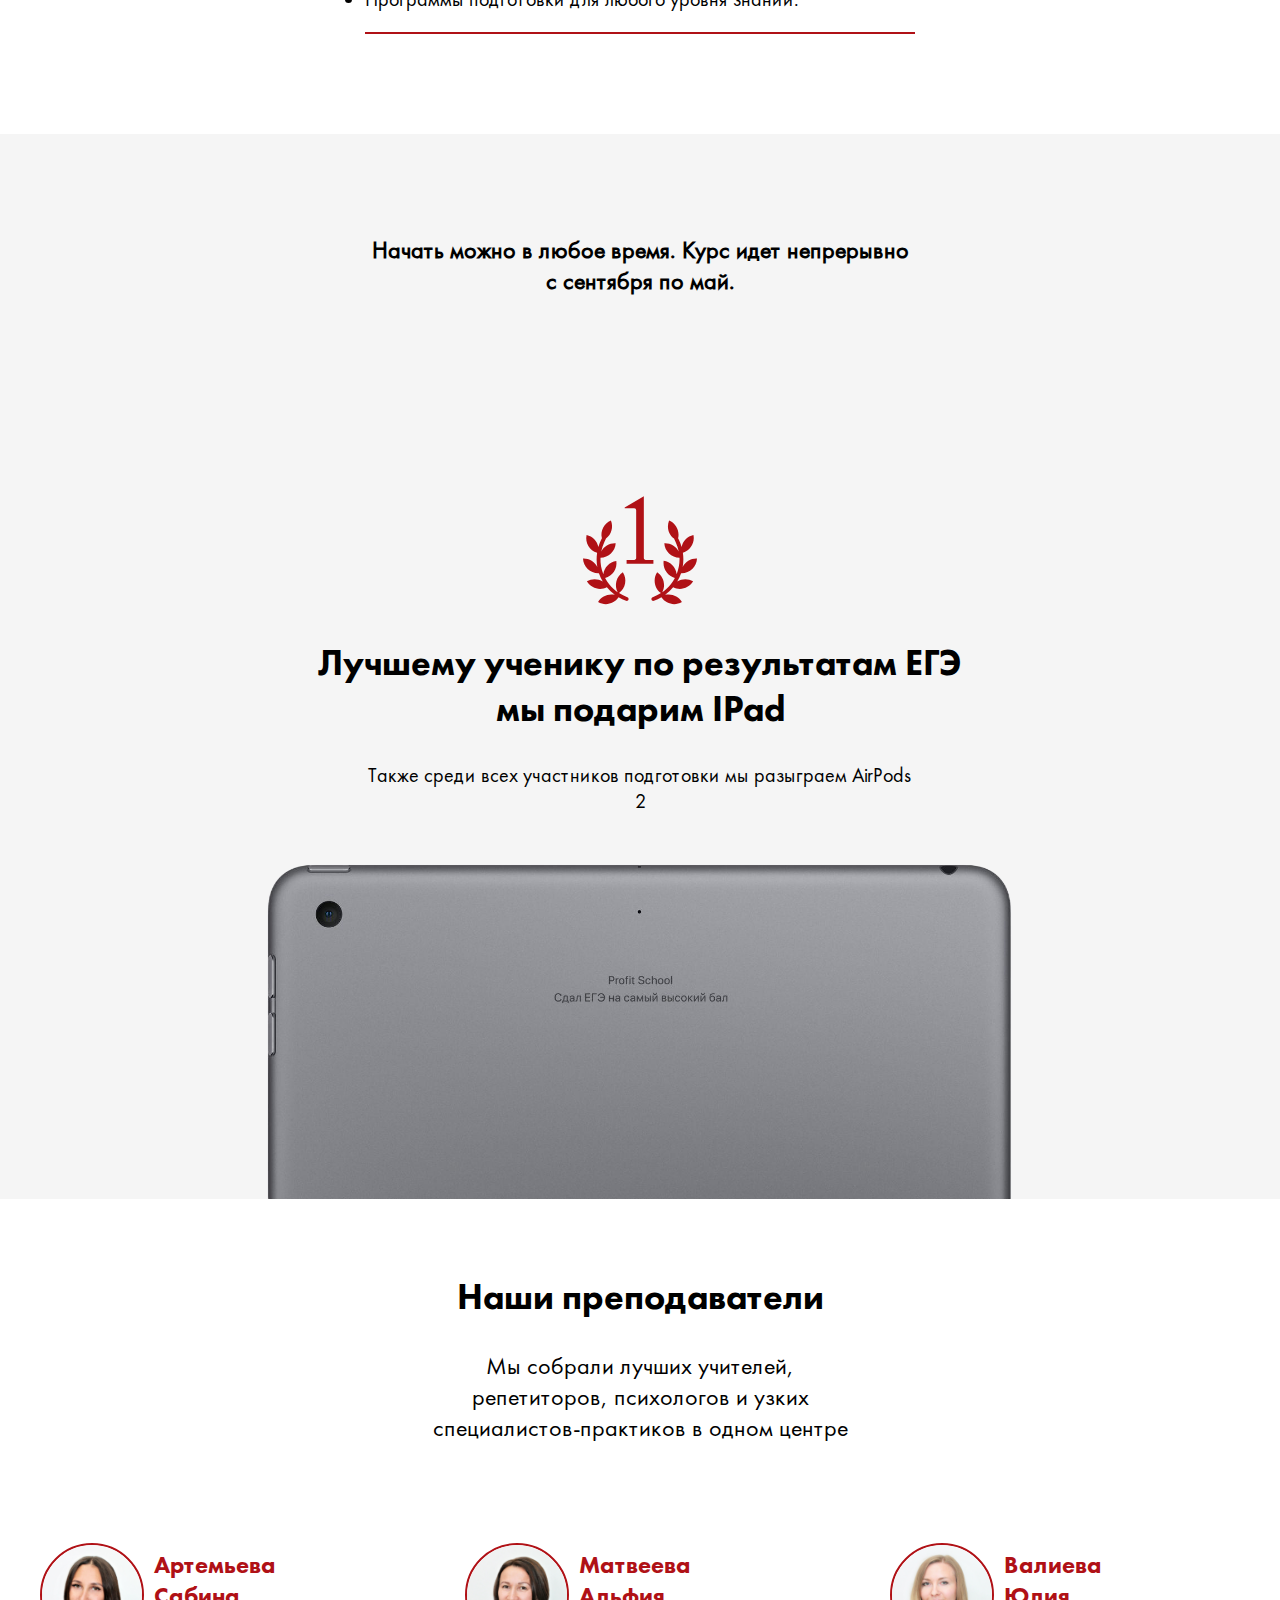
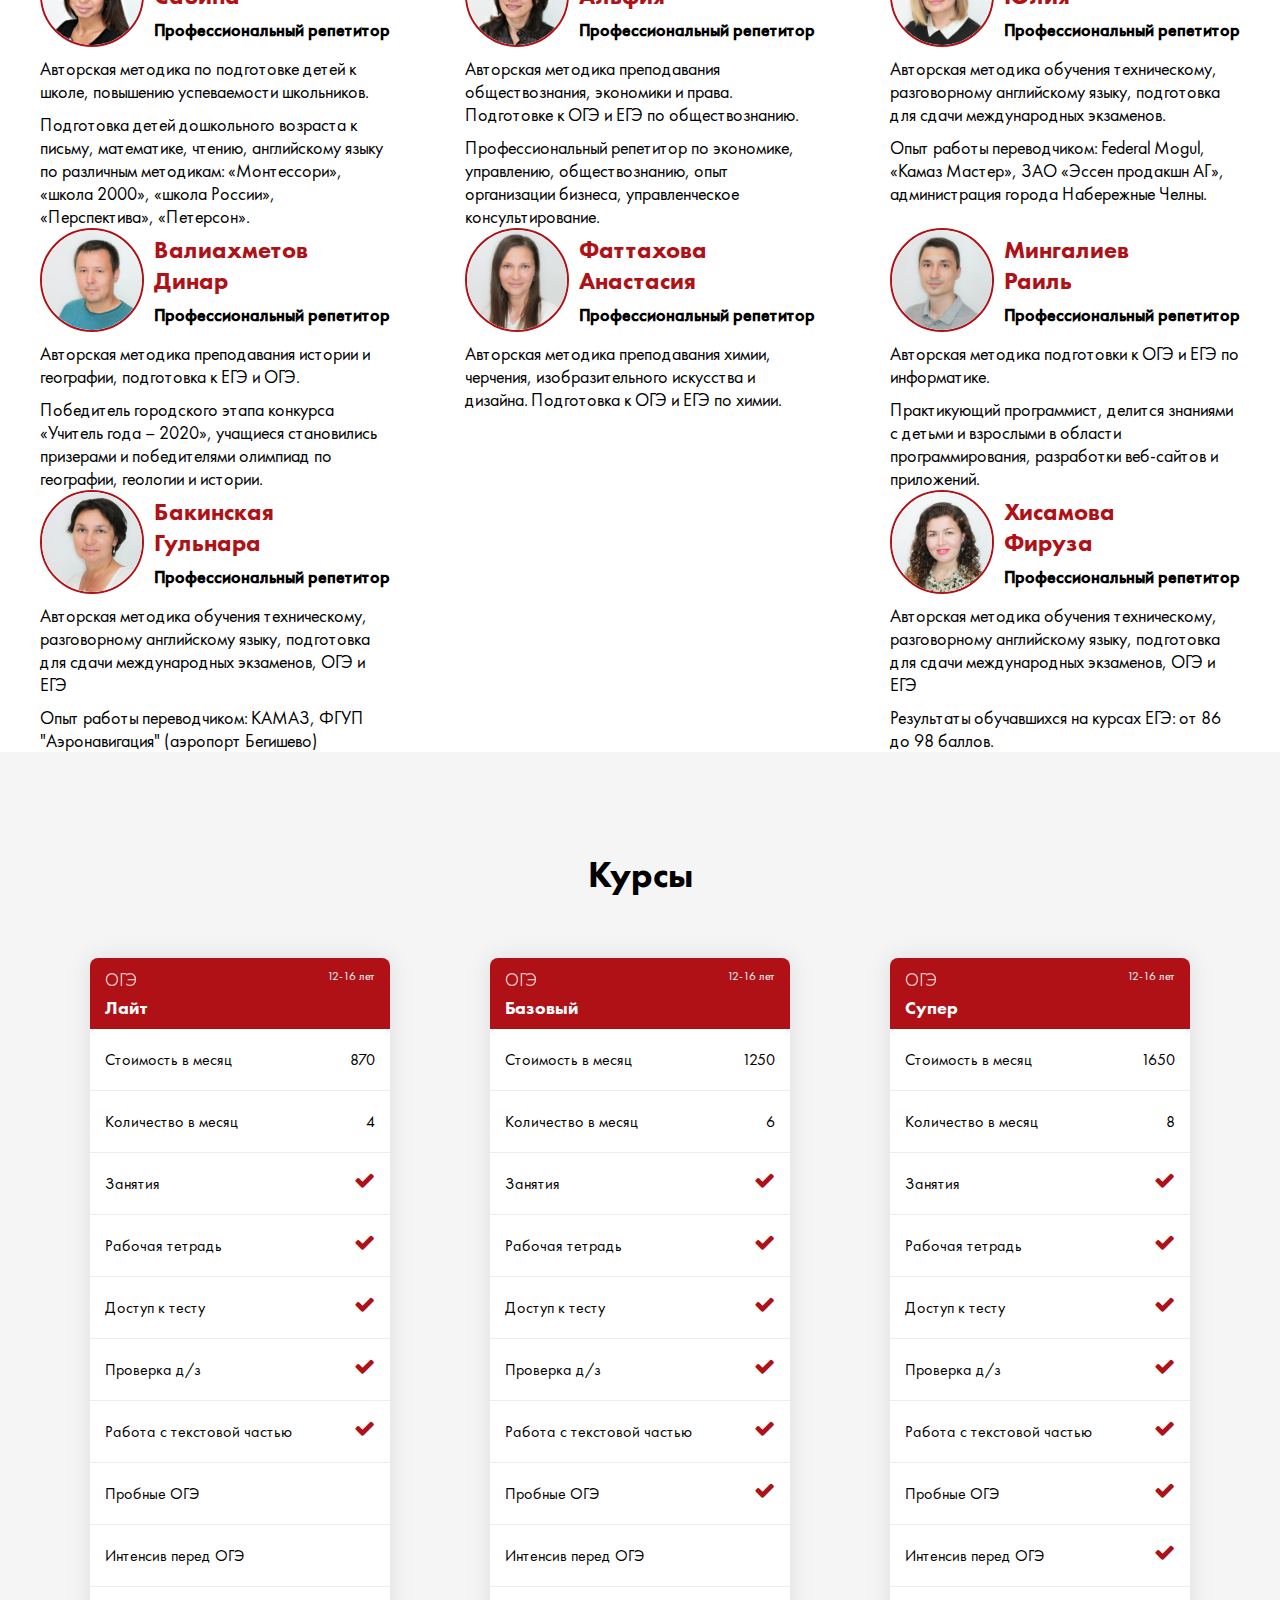
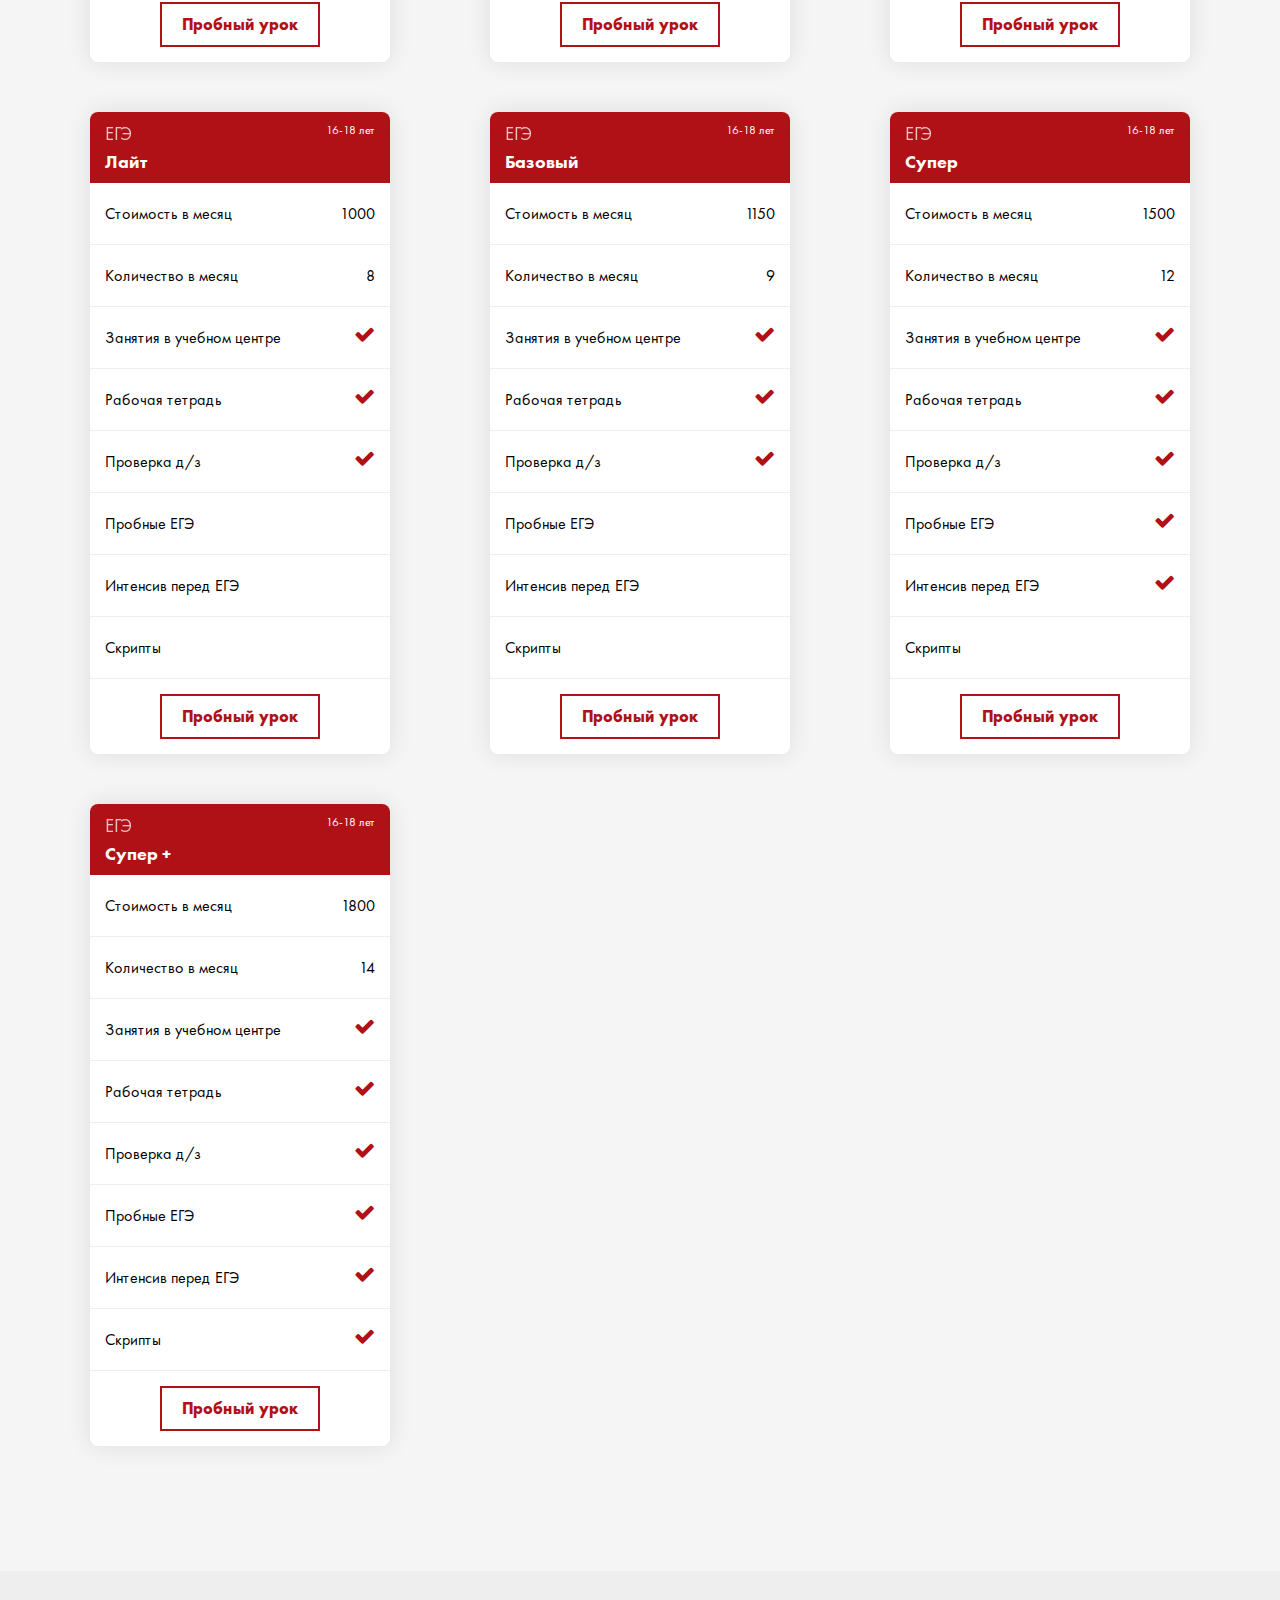
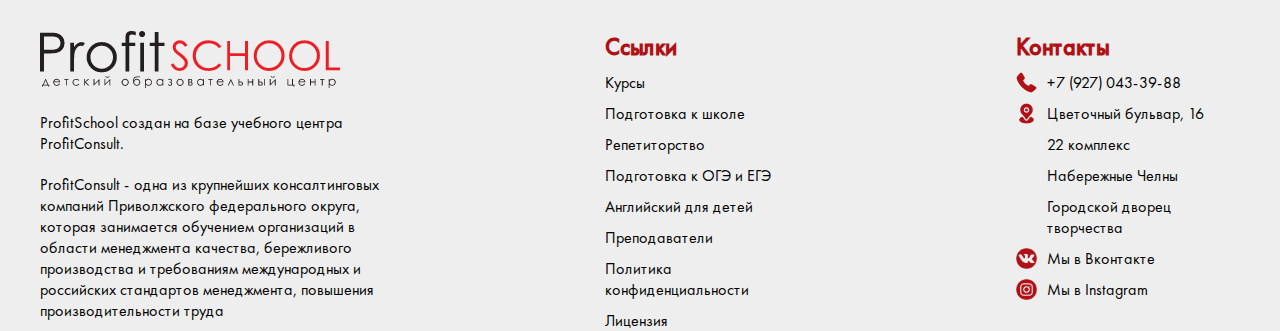
<file: pages/oge_ege.html>
<!DOCTYPE html>
<html lang="en">

<head>
	<meta charset="UTF-8">
    <meta http-equiv="X-UA-Compatible" content="IE=edge">
    <meta name="viewport" content="width=device-width, initial-scale=1.0">
    <link rel="stylesheet" type="text/css" href="../assets/font-awesome/css/font-awesome.min.css">
    <link rel="stylesheet" type="text/css" href="../assets/css/style.css">
    <link rel="stylesheet" type="text/css" href="../assets/css/mainpage.css">
    <link rel="stylesheet" type="text/css" href="../assets/css/oge_ege.css">
    <link rel="stylesheet" type="text/css" href="../assets/css/courses.css">
    <link rel="stylesheet" type="text/css" href="../assets/css/teachers.css">
    <title>Подготовка к ОГЭ/ЕГЭ</title>
</head>

<body>
	<header>
       <div class="header_navigation">
           <div class="header_up">
                <a href="../index.html"><img class="header_logo" src="../images/header/logo.png" alt="logo"></a>
                <div class="header_contact">
                    <img class="header_network" src="../images/header/vk.png" alt="vk">
                    <img class="header_network" src="../images/header/inst.png" alt="inst">
                    <p id="header_tel">+7 (927) 043-39-88</p>
                    <button class="header_btn-nav" id="myBtn-1">Связаться с нами</button>
                </div>
           </div>
           <hr class="header_hr">
           <nav>
               <ul class="header_nav__links" id="nav">
                   <li><a href="courses.html">КУРСЫ</a></li>
                   <li><a href="preparation_for_school.html">ПОДГОТОВКА К ШКОЛЕ</a></li>
                   <li><a href="tutoring.html">РЕПЕТИТОРСТВО</a></li>
                   <li><a href="oge_ege.html" class="header_nav__links_active">ПОДГОТОВКА К ОГЭ И ЕГЭ</a></li>
                   <li><a href="english_for_kids.html">АНГЛИЙСКИЙ ДЛЯ ДЕТЕЙ</a></li>
                   <li><a href="teachers.html">ПРЕПОДАВАТЕЛИ</a></li>
                   <button class="header_btn-nav-2" id="myBtn-2">Связаться с нами</button>
               </ul>
           </nav>
           <div class="nav-toggle" id="nav-toggle">
                <span class="nav-toggle_item">Menu</span>
            </div>
       </div>   
    </header>

    <main>
        <div id="mypopup-1" class="popup">
            <div class="popup-callback-block">
                <div class="popup-header">
                    <h1>Заказать звонок</h1>
                    <p>Пожалуйста заполните форму для связи. Благодарим за обращение.</p>
                </div>
                <span id="close-1" class="close callback">&times;</span>
                
                <div class="popup-callback">
                    <div class="callback">
                        <div class="callback_block">
                            <form class="form-callback" action="../assets/php/send.php" method="POST">
                                <input type="email" id="email" name="email" placeholder="Ваша почта" required pattern="\S+@[a-z]+.[a-z]+">
                                <input type="text" id="name" name="name" placeholder="Ваше имя" required>
                                <input type="text" id="tel" name="tel" placeholder="Ваш телефон" required pattern="^((8|\+7)[\- ]?)?(\(?\d{3}\)?[\- ]?)?[\d\- ]{7,10}$">
                                <div class="btn_block">
                                    <input class="callback_btn" type="submit" value="Добавить">
                                </div>
                            </form>
                        </div>
                    </div>
                </div>
            </div>
        </div>
        <div id="mypopup-2" class="popup">
            <div class="popup-callback-block">
                <div class="popup-header">
                    <h1>Заказать звонок</h1>
                    <p>Пожалуйста заполните форму для связи. Благодарим за обращение.</p>
                </div>
                <span id="close-2" class="close callback">&times;</span>
                
                <div class="popup-callback">
                    <div class="callback">
                        <div class="callback_block">
                            <form class="form-callback" action="../assets/php/send.php" method="POST">
                                <input type="email" id="email" name="email" placeholder="Ваша почта" required pattern="\S+@[a-z]+.[a-z]+">
                                <input type="text" id="name" name="name" placeholder="Ваше имя" required>
                                <input type="text" id="tel" name="tel" placeholder="Ваш телефон" required pattern="^((8|\+7)[\- ]?)?(\(?\d{3}\)?[\- ]?)?[\d\- ]{7,10}$">
                                <div class="btn_block">
                                    <input class="callback_btn" type="submit" value="Добавить">
                                </div>
                            </form>
                        </div>
                    </div>
                </div>
            </div>
        </div>
        <div class="modal-window_entry">
            <div class="popup-course-block">
                <div class="popup-header">
                    <h1>Записаться на пробный урок</h1>
                    <p>Пожалуйста заполните форму для связи. Благодарим за обращение.</p>
                </div>
                <span id="close-2" class="close-course">&times;</span>
                
                <div class="popup-course">
                    <div>
                        <div>
                            <form class="form-course" action="assets/php/save_call.php" method="POST">
                                <select>
                                    <option selected disabled hidden>Выберите курс</option>
                                    <option>Продленка Лайт</option>
                                    <option>Продленка Базовый</option>
                                    <option>Продленка Happy</option>
                                    <option>Продленка Star</option>
                                    <option>Скоро в школу Лайт</option>
                                    <option>Скоро в школу Базовый</option>
                                    <option>Скоро в школу Макси</option>
                                    <option>Английский язык Мини-группа</option>
                                    <option>Английский язык Сплит</option>
                                    <option>Английский язык Индивидуальные занятия</option>
                                    <option>Скретч Мини-группа</option>
                                    <option>Бизнес школа Мини-группа</option>
                                    <option>Дизайн Мини-группа</option>
                                    <option>ОГЭ Лайт</option>
                                    <option>ОГЭ Базовый</option>
                                    <option>ОГЭ Супер</option>
                                    <option>ЕГЭ Лайт</option>
                                    <option>ЕГЭ Базовый</option>
                                    <option>ЕГЭ Супер</option>
                                    <option>ЕГЭ Супер+</option>
                                </select>
                                <input type="email" id="email" name="email" placeholder="Ваша почта" required pattern="\S+@[a-z]+.[a-z]+">
                                <input type="text" id="name" name="name" placeholder="Ваше имя" required>
                                <input type="text" id="tel" name="tel" placeholder="Ваш телефон" required pattern="^((8|\+7)[\- ]?)?(\(?\d{3}\)?[\- ]?)?[\d\- ]{7,10}$">
                                <div class="btn_block">
                                    <input class="course_btn-2" type="submit" value="Добавить">
                                </div>
                            </form>
                        </div>
                    </div>
                </div>
            </div>
        </div>
    	<section>
            <div class="intro_bg">
                <div class="intro_text">
                    <h1>
                        Подготовка к ЕГЭ и ОГЭ
                    </h1>
                    <a href="#course">Выбрать программу</a>
                </div>
            </div>  
        </section>

        <section>
        	<div class="container">
        		<div class="why">
        			<div class="why_block">
        				<h1>Почему не онлайн?</h1>
        				<ul>
        					<li>Программа онлайн школ, не индивидуальна, не учитывает уровень и пробелы в знаниях.</li>
        					<li>Заниматься в в офлайн группах эффективнее, так как друг другу передается мотивация к обучению.</li>
        					<li>Барьер для личной обратной связи от преподавателя.</li>
        					<li>Погружение в обстановку на пробных экзаменах не возможно онлайн.</li>
        					<li>Подготовиться дополнительно можно и на ютубе, это бесплатно. Мы это рекомендуем и своим ученикам.</li>
        				</ul>
        				<hr>
        			</div>

        			<div class="why_block">
        				<h1>Почему не с репетитором?</h1>
        				<ul>
        					<li>Это дорого. Стоимость часа репетитора в Набережных Челнах в среднем по основным предметам начинается с 700 рублей в час. Дешевле этой цены часто обучают неопытные или молодые педагоги.</li>
        					<li>Подготовка к ЕГЭ в малых группах более эффективна, так как ученики более вовлечены в процесс, успех одногруппников мотивирует, при этом всегда можно разобрать любой вопрос.</li>
        					<li>Большинство репетиторов не имеет скриптов, своей эффективной программы подготовки, отличающейся от школьной.</li>
        					<li>Часто репетиторы не пишут с учеником пробные экзамены, так как это долго. Знания не контролируются в течении года.</li>
        				</ul>
        				<hr>
        			</div>

        			<div class="why_block">
        				<h1>Почему <font>Profit<small>SCHOOL</small></font>?</h1>
        				<ul>
        					<li>Стоимость от 120 рублей час.</li>
        					<li>Оффлайн занятия с погружением от лучших преподавателей Челнов с опытом подготовки к ЕГЭ от 5 лет.</li>
        					<li>Бонус другие предметы от 20%. Бонус на другие курсы до 40%.</li>
        					<li>С нами экзамен не лотерея, а прогнозируемый результат. Все ученики преодолевают порог или сдают выше целевого бала 65+.</li>
        					<li>Программы подготовки для любого уровня знаний.</li>
        				</ul>
        				<hr>
        			</div>
        		</div>
        	</div>
        </section>

        <section class="gift">
            <div class="container">
                <div class="gift_inner">
                    <h2>Начать можно в любое время. Курс идет непрерывно с сентября по май.</h2>
                    <img src="../images/oge_ege/svg.svg">
                    <h1>Лучшему ученику по результатам ЕГЭ мы подарим IPad</h1>
                    <p>Также среди всех участников подготовки мы разыграем AirPods 2</p>
                    <div class="gift_phone"></div>
                </div>
            </div>
        </section>

        <section class="blog__teachers">
            <h1 id="teach__h1">Наши преподаватели</h1>
            <p id="teach__p">Мы собрали лучших учителей, репетиторов, психологов и узких специалистов-практиков в одном
                центре</p>
            <div class="teachers-3">
                <div class="teacher">
                    <div class="teach__name">
                        <img src="../images/teachers/1.png" alt="">
                        <div class="teach__full">
                            <h2>Артемьева
                                Сабина</h2>
                            <h3>Профессиональный репетитор</h3>
                        </div>
                    </div>
                    <div class="teach__info">
                        <p>
                            Авторская методика по подготовке детей к школе, повышению успеваемости школьников.
                        </p>
                        <p>
                            Подготовка детей дошкольного возраста к письму, математике, чтению, английскому языку по
                            различным
                            методикам: «Монтессори», «школа 2000», «школа России», «Перспектива», «Петерсон».
                        </p>
                    </div>
                </div>
                <div class="teacher">
                    <div class="teach__name">
                        <img src="../images/teachers/2.png" alt="">
                        <div class="teach__full">
                            <h2>Матвеева
                                Альфия</h2>
                            <h3>Профессиональный репетитор</h3>
                        </div>
                    </div>
                    <div class="teach__info">
                        <p>
                            Авторская методика преподавания обществознания, экономики и права. Подготовке к ОГЭ и ЕГЭ по
                            обществознанию.
                        </p>
                        <p>
                            Профессиональный репетитор по экономике, управлению, обществознанию, опыт организации бизнеса,
                            управленческое консультирование.
                        </p>
                    </div>
                </div>
                <div class="teacher">
                    <div class="teach__name">
                        <img src="../images/teachers/3.png" alt="">
                        <div class="teach__full">
                            <h2>Валиева
                                Юлия</h2>
                            <h3>Профессиональный репетитор</h3>
                        </div>
                    </div>
                    <div class="teach__info">
                        <p>
                            Авторская методика обучения техническому, разговорному английскому языку, подготовка для сдачи
                            международных экзаменов.
                        </p>
                        <p>
                            Опыт работы переводчиком: Federal Mogul, «Камаз Мастер», ЗАО «Эссен продакшн АГ», администрация
                            города Набережные Челны.
                        </p>
                    </div>
                </div>
                <div class="teacher">
                    <div class="teach__name">
                        <img src="../images/teachers/4.png" alt="">
                        <div class="teach__full">
                            <h2>Валиахметов
                                Динар</h2>
                            <h3>Профессиональный репетитор</h3>
                        </div>
                    </div>
                    <div class="teach__info">
                        <p>
                            Авторская методика преподавания истории и географии, подготовка к ЕГЭ и ОГЭ.
                        </p>
                        <p>
                            Победитель городского этапа конкурса «Учитель года – 2020», учащиеся становились призерами и
                            победителями олимпиад по географии, геологии и истории.
                        </p>
                    </div>
                </div>
                <div class="teacher">
                    <div class="teach__name">
                        <img src="../images/teachers/5.png" alt="">
                        <div class="teach__full">
                            <h2>Фаттахова
                                Анастасия</h2>
                            <h3>Профессиональный репетитор</h3>
                        </div>
                    </div>
                    <div class="teach__info">
                        <p>Авторская методика преподавания химии, черчения, изобразительного искусства и дизайна. Подготовка
                            к
                            ОГЭ и ЕГЭ по химии.</p>
                    </div>
                </div>
                <div class="teacher">
                    <div class="teach__name">
                        <img src="../images/teachers/6.png" alt="">
                        <div class="teach__full">
                            <h2>Мингалиев
                                Раиль</h2>
                            <h3>Профессиональный репетитор</h3>
                        </div>
                    </div>
                    <div class="teach__info">
                        <p>
                            Авторская методика подготовки к ОГЭ и ЕГЭ по информатике.
                        </p>
                        <p>
                            Практикующий программист, делится знаниями с детьми и взрослыми в области программирования,
                            разработки веб-сайтов и приложений.
                        </p>
                    </div>
                </div>
                <div class="teacher">
                    <div class="teach__name">
                        <img src="../images/teachers/7.png" alt="">
                        <div class="teach__full">
                            <h2>Бакинская Гульнара</h2>
                            <h3>Профессиональный репетитор</h3>
                        </div>
                    </div>
                    <div class="teach__info">
                        <p>
                            Авторская методика обучения техническому, разговорному английскому языку, подготовка для сдачи международных экзаменов, ОГЭ и ЕГЭ
                        </p>
                        <p>
                            Опыт работы переводчиком: КАМАЗ, ФГУП "Аэронавигация" (аэропорт Бегишево)
                        </p>
                    </div>
                </div>
                <div class="teacher">
                    <div class="teach__name">
                        <img src="../images/teachers/8.png" alt="">
                        <div class="teach__full">
                            <h2>Хисамова Фируза</h2>
                            <h3>Профессиональный репетитор</h3>
                        </div>
                    </div>
                    <div class="teach__info">
                        <p>
                            Авторская методика обучения техническому, разговорному английскому языку, подготовка для сдачи международных экзаменов, ОГЭ и ЕГЭ
                        </p>
                        <p>
                            Результаты обучавшихся на курсах ЕГЭ: от 86 до 98 баллов.
                        </p>
                    </div>
                </div>
            </div>
        </section>

        <section class="blog__courses-5" id="course">
            <div class="container">
                <div class="courses__inner">   
                    <h1>Курсы</h1>
                </div>
                <div class="courses__cards" id="oge">
                    <div class="courses__block">
                        <div class="courses__block-header">
                            <div class="courses__block-header_main">
                                <p>ОГЭ</p>
                                <h1>Лайт</h1>
                            </div>
                            <div class="courses__block-header_years">
                                <p>12-16 лет</p>
                            </div>
                         </div>
                         <div class="courses__block-body">
                            <div class="courses__block-body_line">
                                <p>Стоимость в месяц</p>
                                <p>870</p>
                            </div>
                            <hr>
                            <div class="courses__block-body_line">
                                <p>Количество в месяц</p>
                                <p>4</p>
                            </div>
                            <hr>
                            <div class="courses__block-body_line">
                                <p>Занятия</p>
                                <i class="fa fa-check fa-lg" aria-hidden="true"></i>
                            </div>
                            <hr>
                            <div class="courses__block-body_line">
                                <p>Рабочая тетрадь</p>
                                <i class="fa fa-check fa-lg" aria-hidden="true"></i>
                            </div>
                            <hr>
                            <div class="courses__block-body_line">
                                <p>Доступ к тесту</p>
                                <i class="fa fa-check fa-lg" aria-hidden="true"></i>
                            </div>
                            <hr>
                            <div class="courses__block-body_line">
                                <p>Проверка д/з</p>
                                <i class="fa fa-check fa-lg" aria-hidden="true"></i>
                            </div>
                            <hr>
                            <div class="courses__block-body_line">
                                <p>Работа с текстовой частью</p>
                                <i class="fa fa-check fa-lg" aria-hidden="true"></i>
                            </div>
                            <hr>
                            <div class="courses__block-body_line">
                                <p>Пробные ОГЭ</p>
                            </div>
                            <hr>
                            <div class="courses__block-body_line">
                                <p>Интенсив перед ОГЭ</p>
                            </div>
                            <hr>
                            <div class="courses__block-body_btn">
                                <button id="crs_btn">Пробный урок</button>
                            </div>
                         </div>
                    </div>

                    <div class="courses__block">
                        <div class="courses__block-header">
                            <div class="courses__block-header_main">
                                <p>ОГЭ</p>
                                <h1>Базовый</h1>
                            </div>
                            <div class="courses__block-header_years">
                                <p>12-16 лет</p>
                            </div>
                         </div>
                         <div class="courses__block-body">
                            <div class="courses__block-body_line">
                                <p>Стоимость в месяц</p>
                                <p>1250</p>
                            </div>
                            <hr>
                            <div class="courses__block-body_line">
                                <p>Количество в месяц</p>
                                <p>6</p>
                            </div>
                            <hr>
                            <div class="courses__block-body_line">
                                <p>Занятия</p>
                                <i class="fa fa-check fa-lg" aria-hidden="true"></i>
                            </div>
                            <hr>
                            <div class="courses__block-body_line">
                                <p>Рабочая тетрадь</p>
                                <i class="fa fa-check fa-lg" aria-hidden="true"></i>
                            </div>
                            <hr>
                            <div class="courses__block-body_line">
                                <p>Доступ к тесту</p>
                                <i class="fa fa-check fa-lg" aria-hidden="true"></i>
                            </div>
                            <hr>
                            <div class="courses__block-body_line">
                                <p>Проверка д/з</p>
                                <i class="fa fa-check fa-lg" aria-hidden="true"></i>
                            </div>
                            <hr>
                            <div class="courses__block-body_line">
                                <p>Работа с текстовой частью</p>
                                <i class="fa fa-check fa-lg" aria-hidden="true"></i>
                            </div>
                            <hr>
                            <div class="courses__block-body_line">
                                <p>Пробные ОГЭ</p>
                                <i class="fa fa-check fa-lg" aria-hidden="true"></i>
                            </div>
                            <hr>
                            <div class="courses__block-body_line">
                                <p>Интенсив перед ОГЭ</p>
                            </div>
                            <hr>
                            <div class="courses__block-body_btn">
                                <button id="crs_btn">Пробный урок</button>
                            </div>
                         </div>
                    </div>

                    <div class="courses__block">
                        <div class="courses__block-header">
                            <div class="courses__block-header_main">
                                <p>ОГЭ</p>
                                <h1>Супер</h1>
                            </div>
                            <div class="courses__block-header_years">
                                <p>12-16 лет</p>
                            </div>
                         </div>
                         <div class="courses__block-body">
                            <div class="courses__block-body_line">
                                <p>Стоимость в месяц</p>
                                <p>1650</p>
                            </div>
                            <hr>
                            <div class="courses__block-body_line">
                                <p>Количество в месяц</p>
                                <p>8</p>
                            </div>
                            <hr>
                            <div class="courses__block-body_line">
                                <p>Занятия</p>
                                <i class="fa fa-check fa-lg" aria-hidden="true"></i>
                            </div>
                            <hr>
                            <div class="courses__block-body_line">
                                <p>Рабочая тетрадь</p>
                                <i class="fa fa-check fa-lg" aria-hidden="true"></i>
                            </div>
                            <hr>
                            <div class="courses__block-body_line">
                                <p>Доступ к тесту</p>
                                <i class="fa fa-check fa-lg" aria-hidden="true"></i>
                            </div>
                            <hr>
                            <div class="courses__block-body_line">
                                <p>Проверка д/з</p>
                                <i class="fa fa-check fa-lg" aria-hidden="true"></i>
                            </div>
                            <hr>
                            <div class="courses__block-body_line">
                                <p>Работа с текстовой частью</p>
                                <i class="fa fa-check fa-lg" aria-hidden="true"></i>
                            </div>
                            <hr>
                            <div class="courses__block-body_line">
                                <p>Пробные ОГЭ</p>
                                <i class="fa fa-check fa-lg" aria-hidden="true"></i>
                            </div>
                            <hr>
                            <div class="courses__block-body_line">
                                <p>Интенсив перед ОГЭ</p>
                                <i class="fa fa-check fa-lg" aria-hidden="true"></i>
                            </div>
                            <hr>
                            <div class="courses__block-body_btn">
                                <button id="crs_btn">Пробный урок</button>
                            </div>
                         </div>
                    </div>
                </div>
                <hr>
                <div class="courses__cards" id="ege">
                    <div class="courses__block">
                        <div class="courses__block-header">
                            <div class="courses__block-header_main">
                                <p>ЕГЭ</p>
                                <h1>Лайт</h1>
                            </div>
                            <div class="courses__block-header_years">
                                <p>16-18 лет</p>
                            </div>
                         </div>
                         <div class="courses__block-body">
                            <div class="courses__block-body_line">
                                <p>Стоимость в месяц</p>
                                <p>1000</p>
                            </div>
                            <hr>
                            <div class="courses__block-body_line">
                                <p>Количество в месяц</p>
                                <p>8</p>
                            </div>
                            <hr>
                            <div class="courses__block-body_line">
                                <p>Занятия в учебном центре</p>
                                <i class="fa fa-check fa-lg" aria-hidden="true"></i>
                            </div>
                            <hr>
                            <div class="courses__block-body_line">
                                <p>Рабочая тетрадь</p>
                                <i class="fa fa-check fa-lg" aria-hidden="true"></i>
                            </div>
                            <hr>
                            <div class="courses__block-body_line">
                                <p>Проверка д/з</p>
                                <i class="fa fa-check fa-lg" aria-hidden="true"></i>
                            </div>
                            <hr>
                            <div class="courses__block-body_line">
                                <p>Пробные ЕГЭ</p>
                            </div>
                            <hr>
                            <div class="courses__block-body_line">
                                <p>Интенсив перед ЕГЭ</p>
                            </div>
                            <hr>
                            <div class="courses__block-body_line">
                                <p>Скрипты</p>
                            </div>
                            <hr>
                            <div class="courses__block-body_btn">
                                <button id="crs_btn">Пробный урок</button>
                            </div>
                         </div>
                    </div>

                    <div class="courses__block">
                        <div class="courses__block-header">
                            <div class="courses__block-header_main">
                                <p>ЕГЭ</p>
                                <h1>Базовый</h1>
                            </div>
                            <div class="courses__block-header_years">
                                <p>16-18 лет</p>
                            </div>
                         </div>
                         <div class="courses__block-body">
                            <div class="courses__block-body_line">
                                <p>Стоимость в месяц</p>
                                <p>1150</p>
                            </div>
                            <hr>
                            <div class="courses__block-body_line">
                                <p>Количество в месяц</p>
                                <p>9</p>
                            </div>
                            <hr>
                            <div class="courses__block-body_line">
                                <p>Занятия в учебном центре</p>
                                <i class="fa fa-check fa-lg" aria-hidden="true"></i>
                            </div>
                            <hr>
                            <div class="courses__block-body_line">
                                <p>Рабочая тетрадь</p>
                                <i class="fa fa-check fa-lg" aria-hidden="true"></i>
                            </div>
                            <hr>
                            <div class="courses__block-body_line">
                                <p>Проверка д/з</p>
                                <i class="fa fa-check fa-lg" aria-hidden="true"></i>
                            </div>
                            <hr>
                            <div class="courses__block-body_line">
                                <p>Пробные ЕГЭ</p>
                            </div>
                            <hr>
                            <div class="courses__block-body_line">
                                <p>Интенсив перед ЕГЭ</p>
                            </div>
                            <hr>
                            <div class="courses__block-body_line">
                                <p>Скрипты</p>
                            </div>
                            <hr>
                            <div class="courses__block-body_btn">
                                <button id="crs_btn">Пробный урок</button>
                            </div>
                         </div>
                    </div>

                    <div class="courses__block">
                        <div class="courses__block-header">
                            <div class="courses__block-header_main">
                                <p>ЕГЭ</p>
                                <h1>Супер</h1>
                            </div>
                            <div class="courses__block-header_years">
                                <p>16-18 лет</p>
                            </div>
                         </div>
                         <div class="courses__block-body">
                            <div class="courses__block-body_line">
                                <p>Стоимость в месяц</p>
                                <p>1500</p>
                            </div>
                            <hr>
                            <div class="courses__block-body_line">
                                <p>Количество в месяц</p>
                                <p>12</p>
                            </div>
                            <hr>
                            <div class="courses__block-body_line">
                                <p>Занятия в учебном центре</p>
                                <i class="fa fa-check fa-lg" aria-hidden="true"></i>
                            </div>
                            <hr>
                            <div class="courses__block-body_line">
                                <p>Рабочая тетрадь</p>
                                <i class="fa fa-check fa-lg" aria-hidden="true"></i>
                            </div>
                            <hr>
                            <div class="courses__block-body_line">
                                <p>Проверка д/з</p>
                                <i class="fa fa-check fa-lg" aria-hidden="true"></i>
                            </div>
                            <hr>
                            <div class="courses__block-body_line">
                                <p>Пробные ЕГЭ</p>
                                <i class="fa fa-check fa-lg" aria-hidden="true"></i>
                            </div>
                            <hr>
                            <div class="courses__block-body_line">
                                <p>Интенсив перед ЕГЭ</p>
                                <i class="fa fa-check fa-lg" aria-hidden="true"></i>
                            </div>
                            <hr>
                            <div class="courses__block-body_line">
                                <p>Скрипты</p>
                            </div>
                            <hr>
                            <div class="courses__block-body_btn">
                                <button id="crs_btn">Пробный урок</button>
                            </div>
                        </div>
                    </div>

                    <div class="courses__block">
                        <div class="courses__block-header">
                            <div class="courses__block-header_main">
                                <p>ЕГЭ</p>
                                <h1>Супер +</h1>
                            </div>
                            <div class="courses__block-header_years">
                                <p>16-18 лет</p>
                            </div>
                         </div>
                         <div class="courses__block-body">
                            <div class="courses__block-body_line">
                                <p>Стоимость в месяц</p>
                                <p>1800</p>
                            </div>
                            <hr>
                            <div class="courses__block-body_line">
                                <p>Количество в месяц</p>
                                <p>14</p>
                            </div>
                            <hr>
                            <div class="courses__block-body_line">
                                <p>Занятия в учебном центре</p>
                                <i class="fa fa-check fa-lg" aria-hidden="true"></i>
                            </div>
                            <hr>
                            <div class="courses__block-body_line">
                                <p>Рабочая тетрадь</p>
                                <i class="fa fa-check fa-lg" aria-hidden="true"></i>
                            </div>
                            <hr>
                            <div class="courses__block-body_line">
                                <p>Проверка д/з</p>
                                <i class="fa fa-check fa-lg" aria-hidden="true"></i>
                            </div>
                            <hr>
                            <div class="courses__block-body_line">
                                <p>Пробные ЕГЭ</p>
                                <i class="fa fa-check fa-lg" aria-hidden="true"></i>
                            </div>
                            <hr>
                            <div class="courses__block-body_line">
                                <p>Интенсив перед ЕГЭ</p>
                                <i class="fa fa-check fa-lg" aria-hidden="true"></i>
                            </div>
                            <hr>
                            <div class="courses__block-body_line">
                                <p>Скрипты</p>
                                <i class="fa fa-check fa-lg" aria-hidden="true"></i>
                            </div>
                            <hr>
                            <div class="courses__block-body_btn">
                                <button id="crs_btn">Пробный урок</button>
                            </div>
                        </div>
                    </div>
                </div>
        </section>
    </main>

    <footer>
        <div class="footer">
            <div class="footer__info">
                <img id="footer_logo" src="../images/footer/logo.png" alt="logo">
                <p>ProfitSchool создан на базе учебного центра ProfitConsult.</p>
                <p>ProfitConsult - одна из крупнейших консалтинговых компаний Приволжского федерального округа,
                    которая занимается обучением организаций в области менеджмента качества, бережливого
                    производства и требованиям международных и российских стандартов менеджмента, повышения
                    производительности труда</p>
            </div>
            <div class="footer__links">
                <h2>Ссылки</h2>
                <ul>
                    <li><a href="courses.html">Курсы</a></li>
                    <li><a href="preparation_for_school.html">Подготовка к школе</a></li>
                    <li><a href="tutoring.html">Репетиторство</a></li>
                    <li><a href="oge_ege.html">Подготовка к ОГЭ и ЕГЭ</a></li>
                    <li><a href="english_for_kids.html">Английский для детей</a></li>
                    <li><a href="teachers.html">Преподаватели</a></li>
                    <li><a href="privicy.html">Политика конфиденциальности</a></li>
                    <li><a href="">Лицензия</a></li>
                </ul>
            </div>
            <div class="footer__contacts">
                <h2>Контакты</h2>
                <div class="footer__text__contacts">
                    <div class="footer__contact">
                        <img src="../images/footer/phone.png" alt="">
                        <p>+7 (927) 043-39-88</p>
                    </div>
                    <div class="footer__contact">
                        <img src="../images/footer/geo.png" alt="">
                        <p>Цветочный бульвар, 16</p>
                    </div>
                    <div class="footer__other__text">
                        <p>22 комплекс</p>
                        <p>Набережные Челны</p>
                        <p>Городской дворец творчества</p>
                    </div>
                    <div class="footer__contact">
                        <img src="../images/footer/vk.png" alt="">
                        <a href="https://vk.com/profitschool116">Мы в Вконтакте</a>
                    </div>
                    <div class="footer__contact">
                        <img src="../images/footer/inst.png" alt="">
                        <a href="https://www.instagram.com/profitschool_16/">Мы в Instagram</a>
                    </div>
                </div>
            </div>
        </div>
    </footer>
    <script src="https://ajax.googleapis.com/ajax/libs/jquery/3.6.0/jquery.min.js"></script>
    <script type="text/javascript" src="../assets/js/main.js"></script>
</body>
</html>
</file>
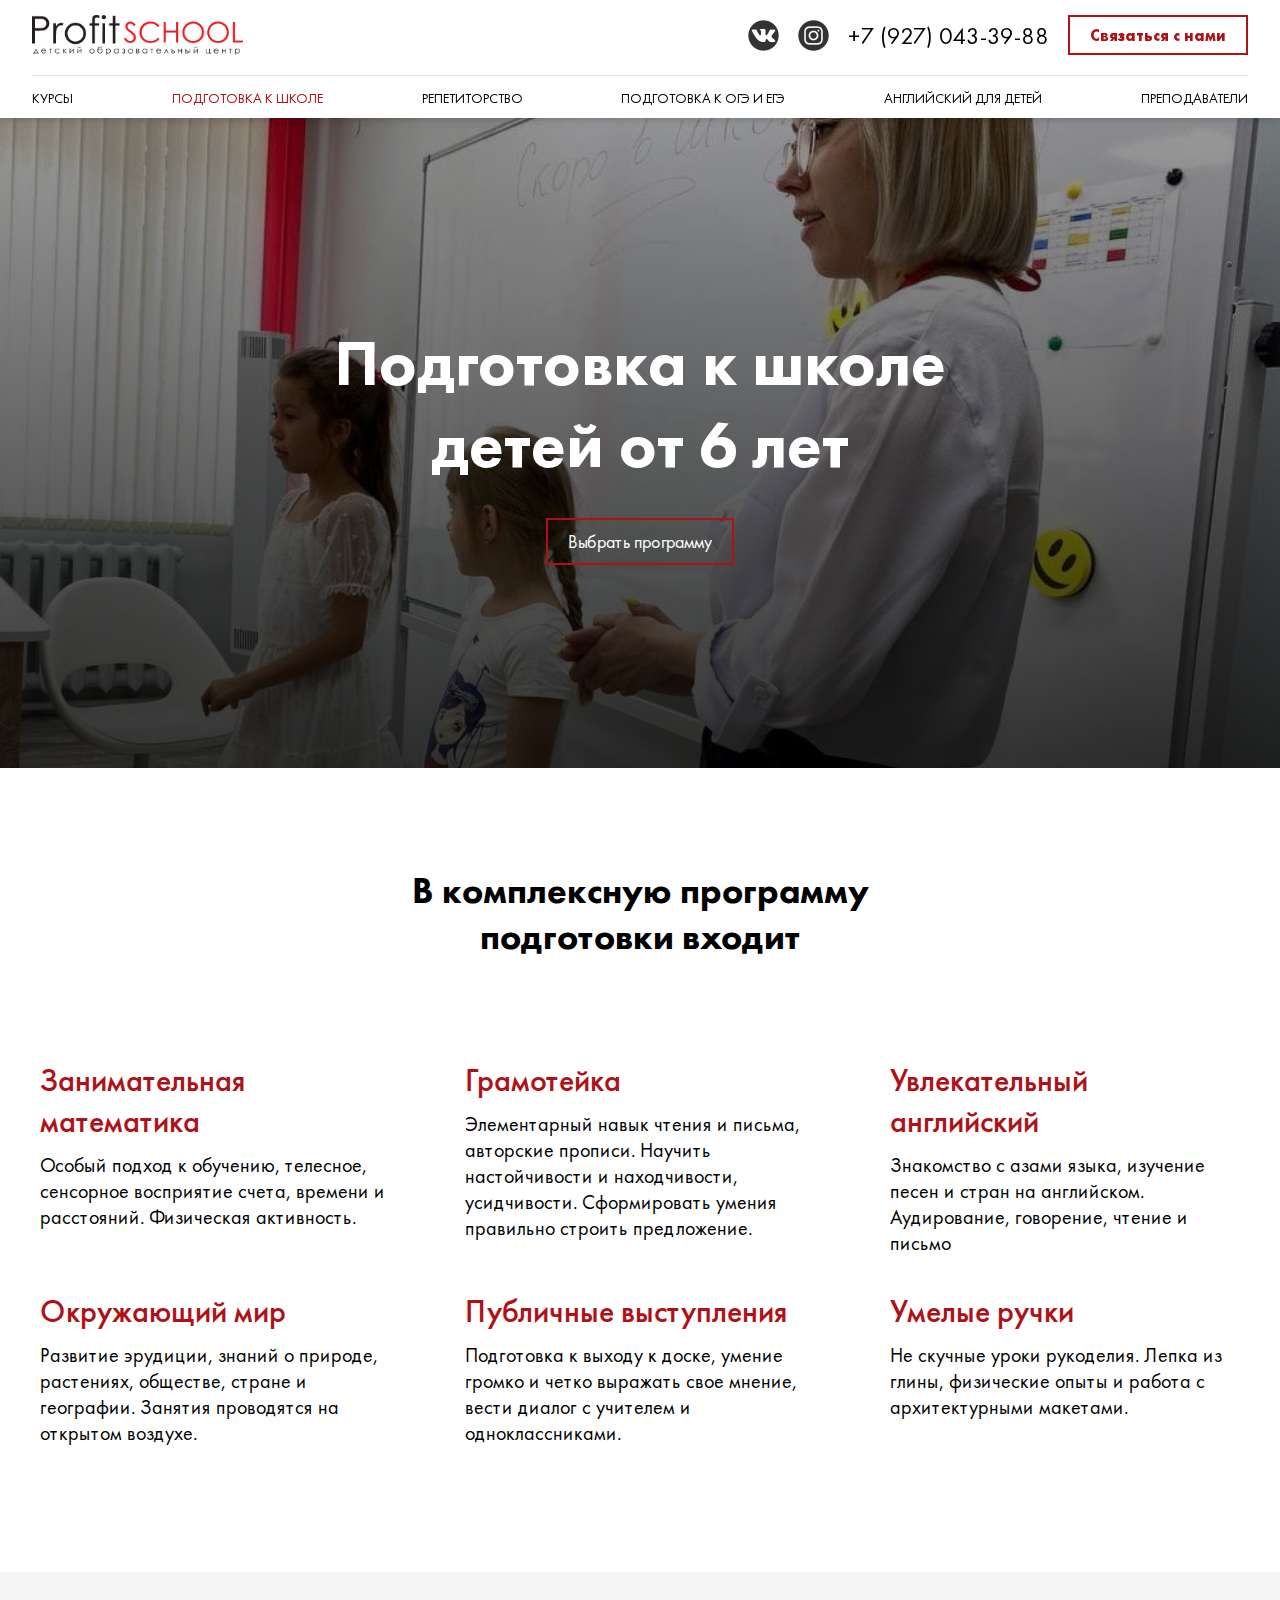
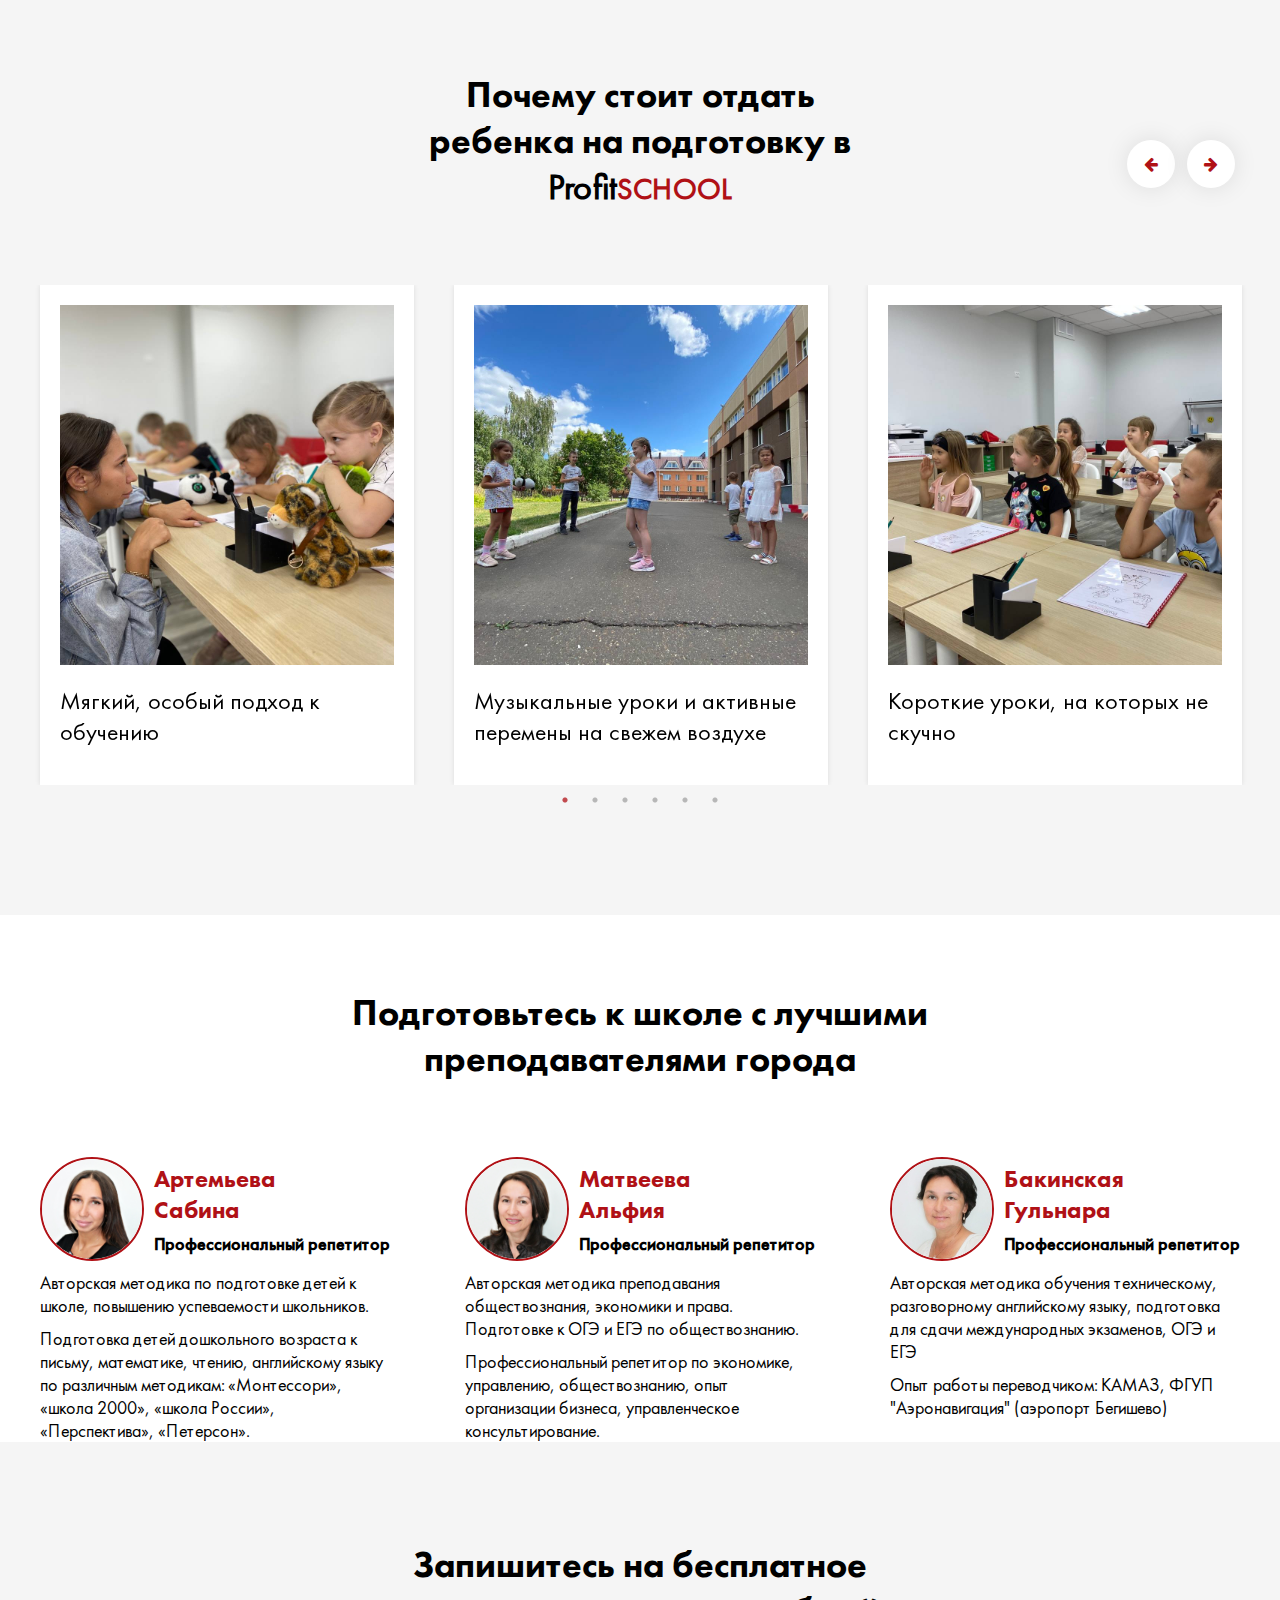
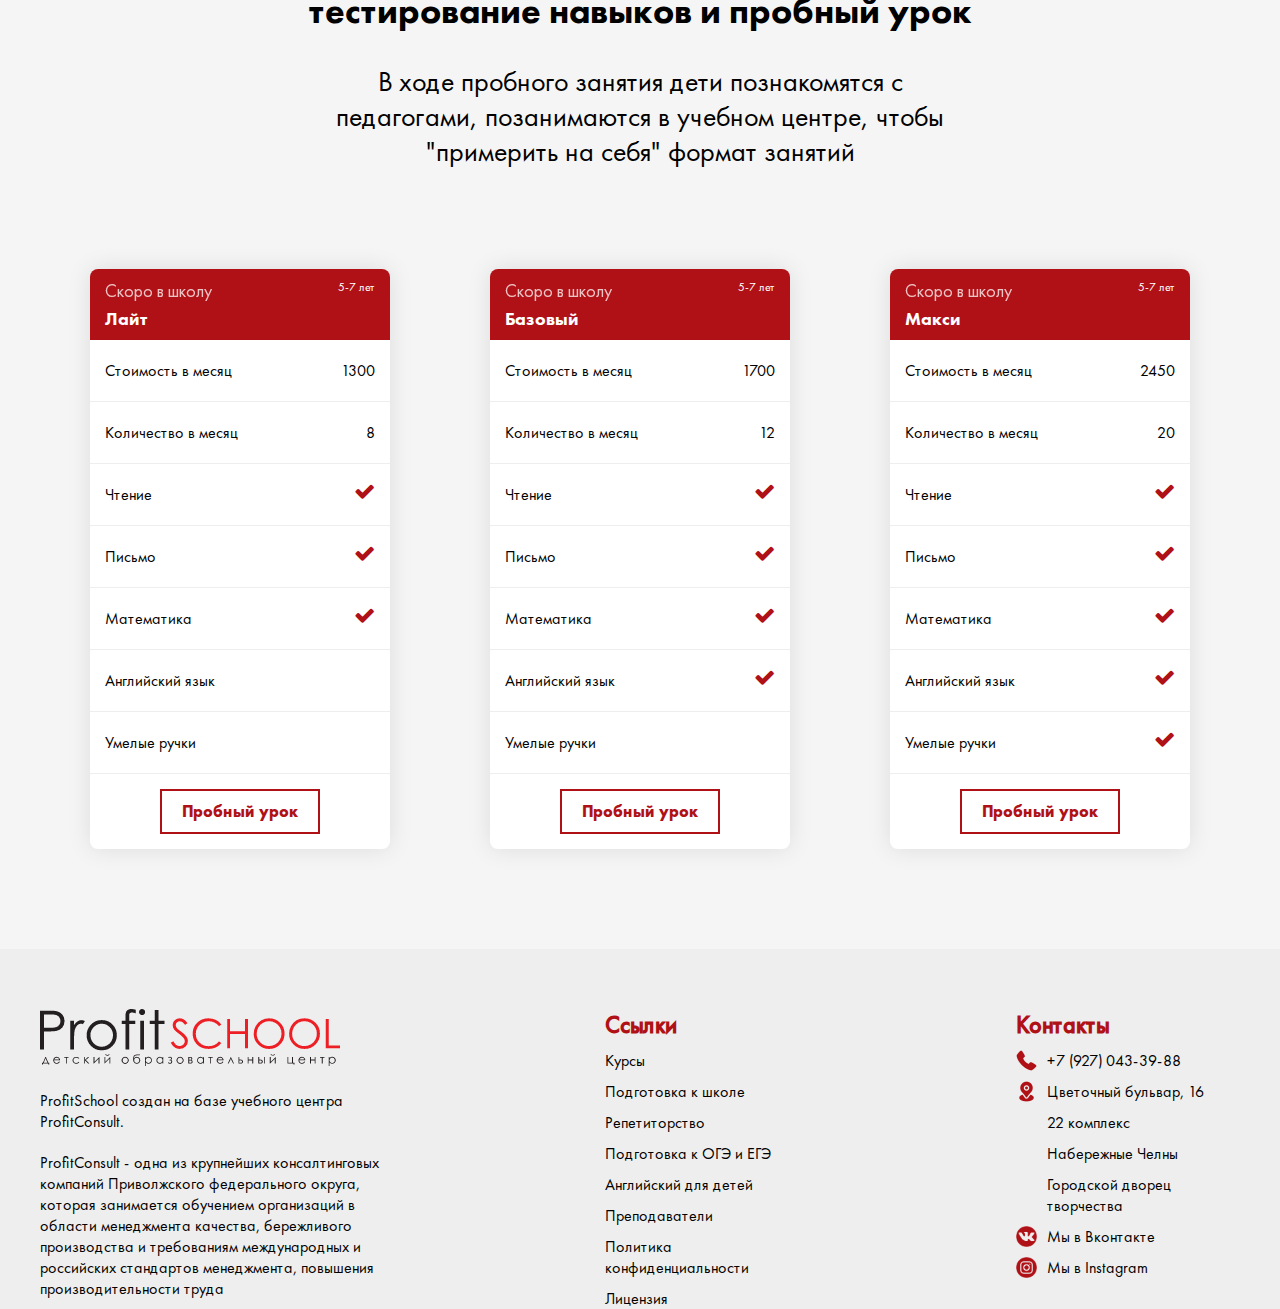
<file: pages/preparation_for_school.html>
<!DOCTYPE html>
<html lang="en">

<head>
	<meta charset="UTF-8">
    <meta http-equiv="X-UA-Compatible" content="IE=edge">
    <meta name="viewport" content="width=device-width, initial-scale=1.0">
    <link rel="stylesheet" type="text/css" href="../assets/slick/slick.css">
    <link rel="stylesheet" type="text/css" href="../assets/slick/slick-theme.css">
    <link rel="stylesheet" type="text/css" href="../assets/font-awesome/css/font-awesome.min.css">
    <link rel="stylesheet" type="text/css" href="../assets/css/style.css">
    <link rel="stylesheet" type="text/css" href="../assets/css/mainpage.css">
    <link rel="stylesheet" type="text/css" href="../assets/css/courses.css">
    <link rel="stylesheet" type="text/css" href="../assets/css/preparation_for_school.css">
    <title>Подготовка к школе</title>
</head>

<body>
	 <header>
       <div class="header_navigation">
           <div class="header_up">
                <a href="../index.html"><img class="header_logo" src="../images/header/logo.png" alt="logo"></a>
                <div class="header_contact">
                    <img class="header_network" src="../images/header/vk.png" alt="vk">
                    <img class="header_network" src="../images/header/inst.png" alt="inst">
                    <p id="header_tel">+7 (927) 043-39-88</p>
                    <button class="header_btn-nav" id="myBtn-1">Связаться с нами</button>
                </div>
           </div>
           <hr class="header_hr">
           <nav>
               <ul class="header_nav__links" id="nav">
                   <li><a href="courses.html">КУРСЫ</a></li>
                   <li><a href="preparation_for_school.html" class="header_nav__links_active">ПОДГОТОВКА К ШКОЛЕ</a></li>
                   <li><a href="tutoring.html">РЕПЕТИТОРСТВО</a></li>
                   <li><a href="oge_ege.html">ПОДГОТОВКА К ОГЭ И ЕГЭ</a></li>
                   <li><a href="english_for_kids.html">АНГЛИЙСКИЙ ДЛЯ ДЕТЕЙ</a></li>
                   <li><a href="teachers.html">ПРЕПОДАВАТЕЛИ</a></li>
                   <button class="header_btn-nav-2" id="myBtn-2">Связаться с нами</button>
               </ul>
           </nav>
           <div class="nav-toggle" id="nav-toggle">
                <span class="nav-toggle_item">Menu</span>
            </div>
       </div>   
    </header>

    <main>
        <div id="mypopup-1" class="popup">
            <div class="popup-callback-block">
                <div class="popup-header">
                    <h1>Заказать звонок</h1>
                    <p>Пожалуйста заполните форму для связи. Благодарим за обращение.</p>
                </div>
                <span id="close-1" class="close callback">&times;</span>
                
                <div class="popup-callback">
                    <div class="callback">
                        <div class="callback_block">
                            <form class="form-callback" action="../assets/php/send.php" method="POST">
                                <input type="email" id="email" name="email" placeholder="Ваша почта" required pattern="\S+@[a-z]+.[a-z]+">
                                <input type="text" id="name" name="name" placeholder="Ваше имя" required>
                                <input type="text" id="tel" name="tel" placeholder="Ваш телефон" required pattern="^((8|\+7)[\- ]?)?(\(?\d{3}\)?[\- ]?)?[\d\- ]{7,10}$">
                                <div class="btn_block">
                                    <input class="callback_btn" type="submit" value="Добавить">
                                </div>
                            </form>
                        </div>
                    </div>
                </div>
            </div>
        </div>
        <div id="mypopup-2" class="popup">
            <div class="popup-callback-block">
                <div class="popup-header">
                    <h1>Заказать звонок</h1>
                    <p>Пожалуйста заполните форму для связи. Благодарим за обращение.</p>
                </div>
                <span id="close-2" class="close callback">&times;</span>
                
                <div class="popup-callback">
                    <div class="callback">
                        <div class="callback_block">
                            <form class="form-callback" action="../assets/php/send.php" method="POST">
                                <input type="email" id="email" name="email" placeholder="Ваша почта" required pattern="\S+@[a-z]+.[a-z]+">
                                <input type="text" id="name" name="name" placeholder="Ваше имя" required>
                                <input type="text" id="tel" name="tel" placeholder="Ваш телефон" required pattern="^((8|\+7)[\- ]?)?(\(?\d{3}\)?[\- ]?)?[\d\- ]{7,10}$">
                                <div class="btn_block">
                                    <input class="callback_btn" type="submit" value="Добавить">
                                </div>
                            </form>
                        </div>
                    </div>
                </div>
            </div>
        </div>
        <div class="modal-window_entry">
            <div class="popup-course-block">
                <div class="popup-header">
                    <h1>Записаться на пробный урок</h1>
                    <p>Пожалуйста заполните форму для связи. Благодарим за обращение.</p>
                </div>
                <span id="close-2" class="close-course">&times;</span>
                
                <div class="popup-course">
                    <div>
                        <div>
                            <form class="form-course" action="assets/php/save_call.php" method="POST">
                                <select>
                                    <option selected disabled hidden>Выберите курс</option>
                                    <option>Продленка Лайт</option>
                                    <option>Продленка Базовый</option>
                                    <option>Продленка Happy</option>
                                    <option>Продленка Star</option>
                                    <option>Скоро в школу Лайт</option>
                                    <option>Скоро в школу Базовый</option>
                                    <option>Скоро в школу Макси</option>
                                    <option>Английский язык Мини-группа</option>
                                    <option>Английский язык Сплит</option>
                                    <option>Английский язык Индивидуальные занятия</option>
                                    <option>Скретч Мини-группа</option>
                                    <option>Бизнес школа Мини-группа</option>
                                    <option>Дизайн Мини-группа</option>
                                    <option>ОГЭ Лайт</option>
                                    <option>ОГЭ Базовый</option>
                                    <option>ОГЭ Супер</option>
                                    <option>ЕГЭ Лайт</option>
                                    <option>ЕГЭ Базовый</option>
                                    <option>ЕГЭ Супер</option>
                                    <option>ЕГЭ Супер+</option>
                                </select>
                                <input type="email" id="email" name="email" placeholder="Ваша почта" required pattern="\S+@[a-z]+.[a-z]+">
                                <input type="text" id="name" name="name" placeholder="Ваше имя" required>
                                <input type="text" id="tel" name="tel" placeholder="Ваш телефон" required pattern="^((8|\+7)[\- ]?)?(\(?\d{3}\)?[\- ]?)?[\d\- ]{7,10}$">
                                <div class="btn_block">
                                    <input class="course_btn-2" type="submit" value="Добавить">
                                </div>
                            </form>
                        </div>
                    </div>
                </div>
            </div>
        </div>
    	<section>
            <div class="intro_bg">
                <div class="intro_text">
                    <h1>
                        Подготовка к школе детей от 6 лет
                    </h1>
                    <a href="#course">Выбрать программу</a>
                </div>
            </div>  
        </section>
        <section>
        	<div class="container">
        		<div class="complex">
        			<div class="complex_title">
        				<h1>В комплексную программу подготовки входит</h1>
        			</div>
        			<div class="complex_cards">
        				<div class="complex_card">
        					<div class="complex_card_title">
        						Занимательная математика
        					</div>
        					<div class="complex_card_text">
        						<p>Особый подход к обучению, телесное, сенсорное восприятие счета, времени и расстояний. Физическая активность.</p>
        					</div>
        				</div>

        				<div class="complex_card">
        					<div class="complex_card_title">
        						Грамотейка
        					</div>
        					<div class="complex_card_text">
        						<p>Элементарный навык чтения и письма, авторские прописи. Научить настойчивости и находчивости, усидчивости. Сформировать умения правильно строить предложение.</p>
        					</div>
        				</div>

        				<div class="complex_card">
        					<div class="complex_card_title">
        						Увлекательный английский
        					</div>
        					<div class="complex_card_text">
        						<p>Знакомство с азами языка, изучение песен и стран на английском. Аудирование, говорение, чтение и письмо</p>
        					</div>
        				</div>

        				<div class="complex_card">
        					<div class="complex_card_title">
        						Окружающий мир
        					</div>
        					<div class="complex_card_text">
        						<p>Развитие эрудиции, знаний о природе, растениях, обществе, стране и географии. Занятия проводятся на открытом воздухе.</p>
        					</div>
        				</div>

        				<div class="complex_card">
        					<div class="complex_card_title">
        						Публичные выступления
        					</div>
        					<div class="complex_card_text">
        						<p>Подготовка к выходу к доске, умение громко и четко выражать свое мнение, вести диалог с учителем и одноклассниками.</p>
        					</div>
        				</div>

        				<div class="complex_card">
        					<div class="complex_card_title">
        						Умелые ручки
        					</div>
        					<div class="complex_card_text">
        						<p>Не скучные уроки рукоделия. Лепка из глины, физические опыты и работа с архитектурными макетами.</p>
        					</div>
        				</div>
        			</div>
        		</div>
        	</div>
        </section>
        <section class="photo">
        	<div class="container">
        		<div class="photo_main">
        			<div class="photo_title">
        				<h1>Почему стоит отдать ребенка на подготовку в <font>Profit<small>SCHOOL</small></font></h1>
        			</div>
        			<div class="photo_slider">
                        <div class="photo_item">
                            <div class="photo_card">
                                <div class="photo_img card-1"></div>
                                <p>Мягкий, особый подход к обучению</p>
                            </div>
                        </div>

        				<div class="photo_item">
        					<div class="photo_card">
        						<div class="photo_img card-2"></div>
        						<p>Музыкальные уроки и активные перемены на свежем воздухе</p>
        					</div>
        				</div>

                        <div class="photo_item">
                            <div class="photo_card">
                                <div class="photo_img card-3"></div>
                                <p>Короткие уроки, на которых не скучно</p>
                            </div>
                        </div>

                        <div class="photo_item">
                            <div class="photo_card">
                                <div class="photo_img card-4"></div>
                                <p>Развитие навыков творчества и общения на уроках</p>
                            </div>
                        </div>

                        <div class="photo_item">
                            <div class="photo_card">
                                <div class="photo_img card-5"></div>
                                <p>Авторские тетради и учебные материалы</p>
                            </div>
                        </div>

                        <div class="photo_item">
                            <div class="photo_card">
                                <div class="photo_img card-6"></div>
                                <p>Лучшие учителя города</p>
                            </div>
                        </div>
        			</div>
        		</div>
        	</div>
        </section>

        <section class="blog__teachers">
            <h1 id="teach__h1-2">Подготовьтесь к школе с лучшими преподавателями города</h1>
            <div class="teachers-2">
                <div class="teacher">
                    <div class="teach__name">
                        <img src="../images/teachers/1.png" alt="">
                        <div class="teach__full">
                            <h2>Артемьева
                                Сабина</h2>
                            <h3>Профессиональный репетитор</h3>
                        </div>
                    </div>
                    <div class="teach__info">
                        <p>
                            Авторская методика по подготовке детей к школе, повышению успеваемости школьников.
                        </p>
                        <p>
                            Подготовка детей дошкольного возраста к письму, математике, чтению, английскому языку по
                            различным
                            методикам: «Монтессори», «школа 2000», «школа России», «Перспектива», «Петерсон».
                        </p>
                    </div>
                </div>
                <div class="teacher">
                    <div class="teach__name">
                        <img src="../images/teachers/2.png" alt="">
                        <div class="teach__full">
                            <h2>Матвеева
                                Альфия</h2>
                            <h3>Профессиональный репетитор</h3>
                        </div>
                    </div>
                    <div class="teach__info">
                        <p>
                            Авторская методика преподавания обществознания, экономики и права. Подготовке к ОГЭ и ЕГЭ по
                            обществознанию.
                        </p>
                        <p>
                            Профессиональный репетитор по экономике, управлению, обществознанию, опыт организации бизнеса,
                            управленческое консультирование.
                        </p>
                    </div>
                </div>
                <div class="teacher">
                    <div class="teach__name">
                        <img src="../images/teachers/7.png" alt="">
                        <div class="teach__full">
                            <h2>Бакинская Гульнара</h2>
                            <h3>Профессиональный репетитор</h3>
                        </div>
                    </div>
                    <div class="teach__info">
                        <p>
                            Авторская методика обучения техническому, разговорному английскому языку, подготовка для сдачи международных экзаменов, ОГЭ и ЕГЭ
                        </p>
                        <p>
                            Опыт работы переводчиком: КАМАЗ, ФГУП "Аэронавигация" (аэропорт Бегишево)
                        </p>
                    </div>
                </div>
        </section>
        <section class="course" id="course">
            <div class="container">
                <div class="course_inner">
                    <h1>Запишитесь на бесплатное тестирование навыков и пробный урок</h1>
                    <p>В ходе пробного занятия дети познакомятся с педагогами, позанимаются в учебном центре, чтобы "примерить на себя" формат занятий</p>
                </div>
                <div class="courses__cards" id="soon_to_school">
                    <div class="courses__block">
                        <div class="courses__block-header">
                            <div class="courses__block-header_main">
                                <p>Скоро в школу</p>
                                <h1>Лайт</h1>
                            </div>
                            <div class="courses__block-header_years">
                                <p>5-7 лет</p>
                            </div>
                         </div>
                         <div class="courses__block-body">
                            <div class="courses__block-body_line">
                                <p>Стоимость в месяц</p>
                                <p>1300</p>
                            </div>
                            <hr>
                            <div class="courses__block-body_line">
                                <p>Количество в месяц</p>
                                <p>8</p>
                            </div>
                            <hr>
                            <div class="courses__block-body_line">
                                <p>Чтение</p>
                                <i class="fa fa-check fa-lg" aria-hidden="true"></i>
                            </div>
                            <hr>
                            <div class="courses__block-body_line">
                                <p>Письмо</p>
                                <i class="fa fa-check fa-lg" aria-hidden="true"></i>
                            </div>
                            <hr>
                            <div class="courses__block-body_line">
                                <p>Математика</p>
                                <i class="fa fa-check fa-lg" aria-hidden="true"></i>
                            </div>
                            <hr>
                            <div class="courses__block-body_line">
                                <p>Английский язык</p>
                            </div>
                            <hr>
                            <div class="courses__block-body_line">
                                <p>Умелые ручки</p>
                            </div>
                            <hr>
                            <div class="courses__block-body_btn">
                                <button id="crs_btn">Пробный урок</button>
                            </div>
                         </div>
                    </div>

                    <div class="courses__block">
                        <div class="courses__block-header">
                            <div class="courses__block-header_main">
                                <p>Скоро в школу</p>
                                <h1>Базовый</h1>
                            </div>
                            <div class="courses__block-header_years">
                                <p>5-7 лет</p>
                            </div>
                         </div>
                         <div class="courses__block-body">
                            <div class="courses__block-body_line">
                                <p>Стоимость в месяц</p>
                                <p>1700</p>
                            </div>
                            <hr>
                            <div class="courses__block-body_line">
                                <p>Количество в месяц</p>
                                <p>12</p>
                            </div>
                            <hr>
                            <div class="courses__block-body_line">
                                <p>Чтение</p>
                                <i class="fa fa-check fa-lg" aria-hidden="true"></i>
                            </div>
                            <hr>
                            <div class="courses__block-body_line">
                                <p>Письмо</p>
                                <i class="fa fa-check fa-lg" aria-hidden="true"></i>
                            </div>
                            <hr>
                            <div class="courses__block-body_line">
                                <p>Математика</p>
                                <i class="fa fa-check fa-lg" aria-hidden="true"></i>
                            </div>
                            <hr>
                            <div class="courses__block-body_line">
                                <p>Английский язык</p>
                                <i class="fa fa-check fa-lg" aria-hidden="true"></i>
                            </div>
                            <hr>
                            <div class="courses__block-body_line">
                                <p>Умелые ручки</p>
                            </div>
                            <hr>
                            <div class="courses__block-body_btn">
                                <button id="crs_btn">Пробный урок</button>
                            </div>
                         </div>
                    </div>

                    <div class="courses__block">
                        <div class="courses__block-header">
                            <div class="courses__block-header_main">
                                <p>Скоро в школу</p>
                                <h1>Макси</h1>
                            </div>
                            <div class="courses__block-header_years">
                                <p>5-7 лет</p>
                            </div>
                         </div>
                         <div class="courses__block-body">
                            <div class="courses__block-body_line">
                                <p>Стоимость в месяц</p>
                                <p>2450</p>
                            </div>
                            <hr>
                            <div class="courses__block-body_line">
                                <p>Количество в месяц</p>
                                <p>20</p>
                            </div>
                            <hr>
                            <div class="courses__block-body_line">
                                <p>Чтение</p>
                                <i class="fa fa-check fa-lg" aria-hidden="true"></i>
                            </div>
                            <hr>
                            <div class="courses__block-body_line">
                                <p>Письмо</p>
                                <i class="fa fa-check fa-lg" aria-hidden="true"></i>
                            </div>
                            <hr>
                            <div class="courses__block-body_line">
                                <p>Математика</p>
                                <i class="fa fa-check fa-lg" aria-hidden="true"></i>
                            </div>
                            <hr>
                            <div class="courses__block-body_line">
                                <p>Английский язык</p>
                                <i class="fa fa-check fa-lg" aria-hidden="true"></i>
                            </div>
                            <hr>
                            <div class="courses__block-body_line">
                                <p>Умелые ручки</p>
                                <i class="fa fa-check fa-lg" aria-hidden="true"></i>
                            </div>
                            <hr>
                            <div class="courses__block-body_btn">
                                <button id="crs_btn">Пробный урок</button>
                            </div>
                         </div>
                    </div>
                </div>
            </div>
        </section>
    </main>

    <footer>
        <div class="footer">
            <div class="footer__info">
                <img id="footer_logo" src="../images/footer/logo.png" alt="logo">
                <p>ProfitSchool создан на базе учебного центра ProfitConsult.</p>
                <p>ProfitConsult - одна из крупнейших консалтинговых компаний Приволжского федерального округа,
                    которая занимается обучением организаций в области менеджмента качества, бережливого
                    производства и требованиям международных и российских стандартов менеджмента, повышения
                    производительности труда</p>
            </div>
            <div class="footer__links">
                <h2>Ссылки</h2>
                <ul>
                    <li><a href="courses.html">Курсы</a></li>
                    <li><a href="preparation_for_school.html">Подготовка к школе</a></li>
                    <li><a href="tutoring.html">Репетиторство</a></li>
                    <li><a href="oge_ege.html">Подготовка к ОГЭ и ЕГЭ</a></li>
                    <li><a href="english_for_kids.html">Английский для детей</a></li>
                    <li><a href="teachers.html">Преподаватели</a></li>
                    <li><a href="privicy.html">Политика конфиденциальности</a></li>
                    <li><a href="">Лицензия</a></li>
                </ul>
            </div>
            <div class="footer__contacts">
                <h2>Контакты</h2>
                <div class="footer__text__contacts">
                    <div class="footer__contact">
                        <img src="../images/footer/phone.png" alt="">
                        <p>+7 (927) 043-39-88</p>
                    </div>
                    <div class="footer__contact">
                        <img src="../images/footer/geo.png" alt="">
                        <p>Цветочный бульвар, 16</p>
                    </div>
                    <div class="footer__other__text">
                        <p>22 комплекс</p>
                        <p>Набережные Челны</p>
                        <p>Городской дворец творчества</p>
                    </div>
                    <div class="footer__contact">
                        <img src="../images/footer/vk.png" alt="">
                        <a href="https://vk.com/profitschool116">Мы в Вконтакте</a>
                    </div>
                    <div class="footer__contact">
                        <img src="../images/footer/inst.png" alt="">
                        <a href="https://www.instagram.com/profitschool_16/">Мы в Instagram</a>
                    </div>
                </div>
            </div>
        </div>
    </footer>
    <script src="https://ajax.googleapis.com/ajax/libs/jquery/3.6.0/jquery.min.js"></script>
    <script type="text/javascript" src="../assets/slick/slick.min.js"></script> 
    <script type="text/javascript" src="../assets/js/main.js"></script>
</body>
</html>
</file>
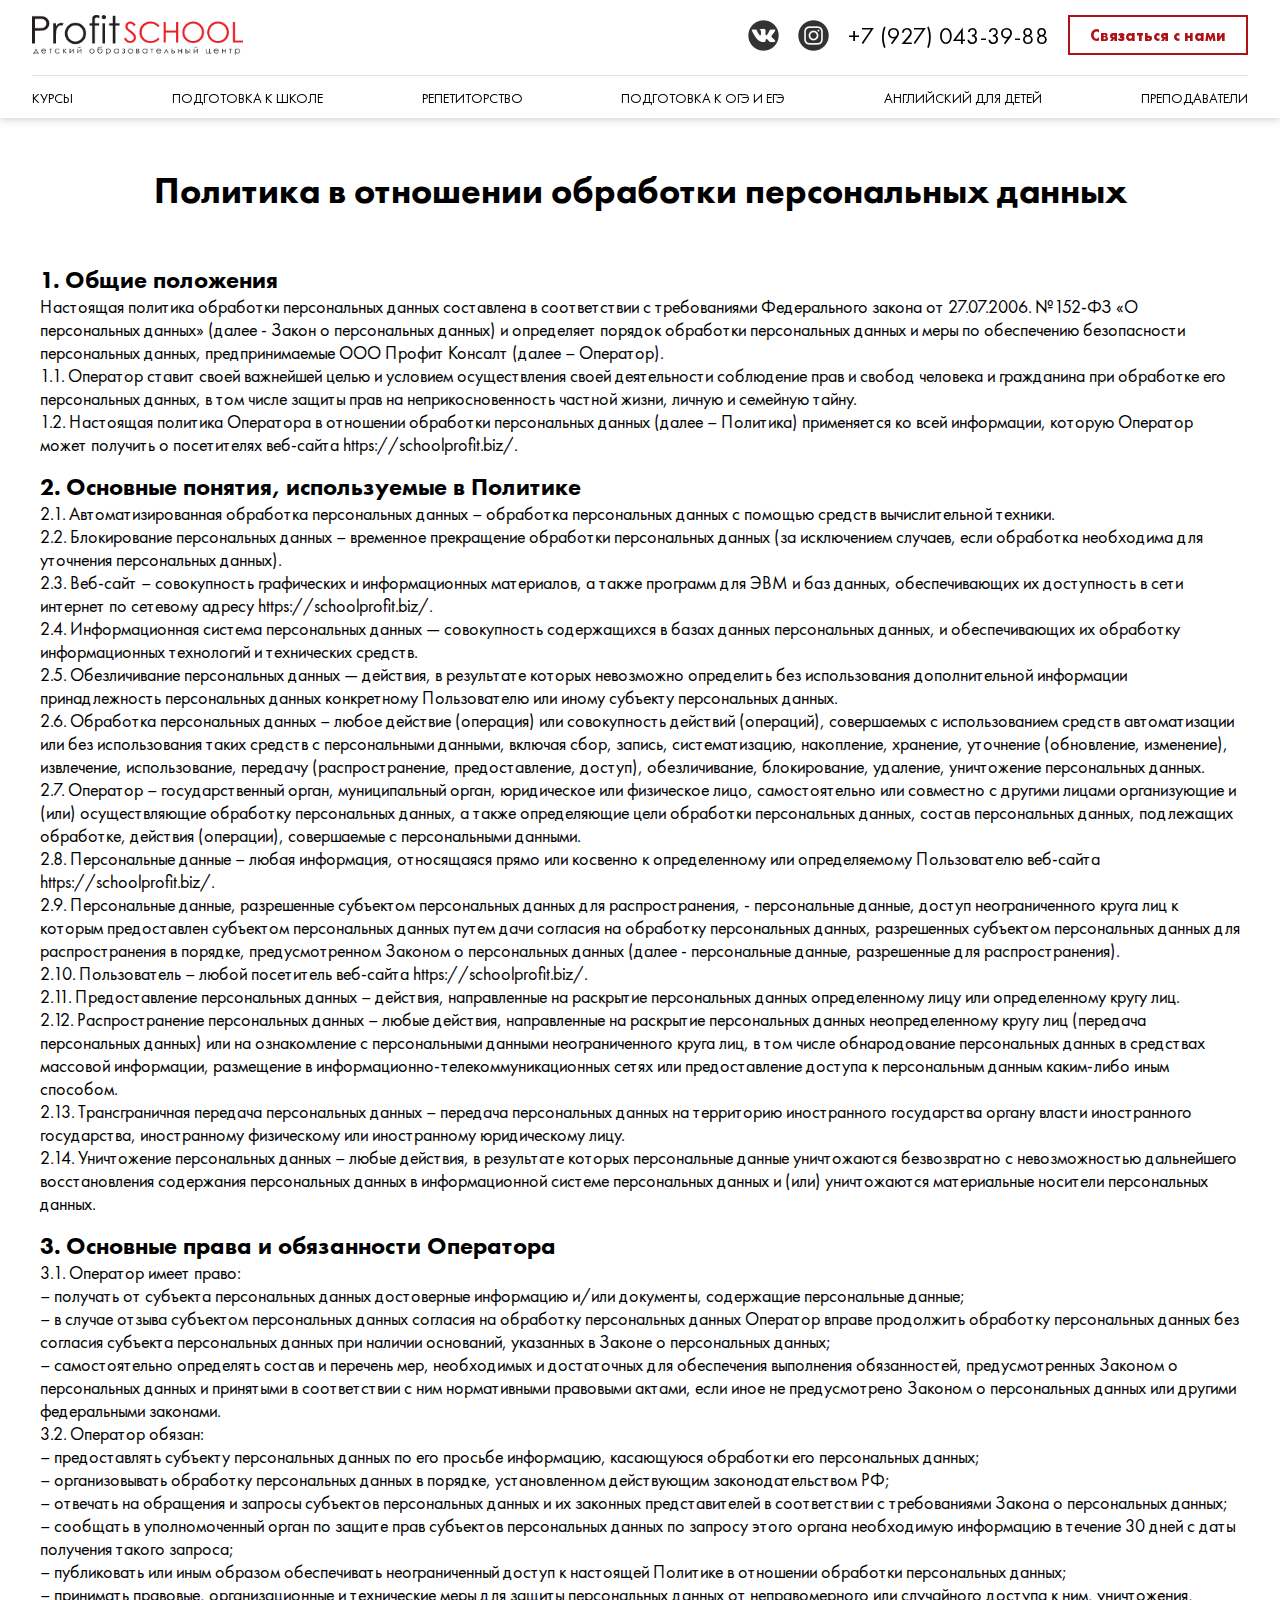
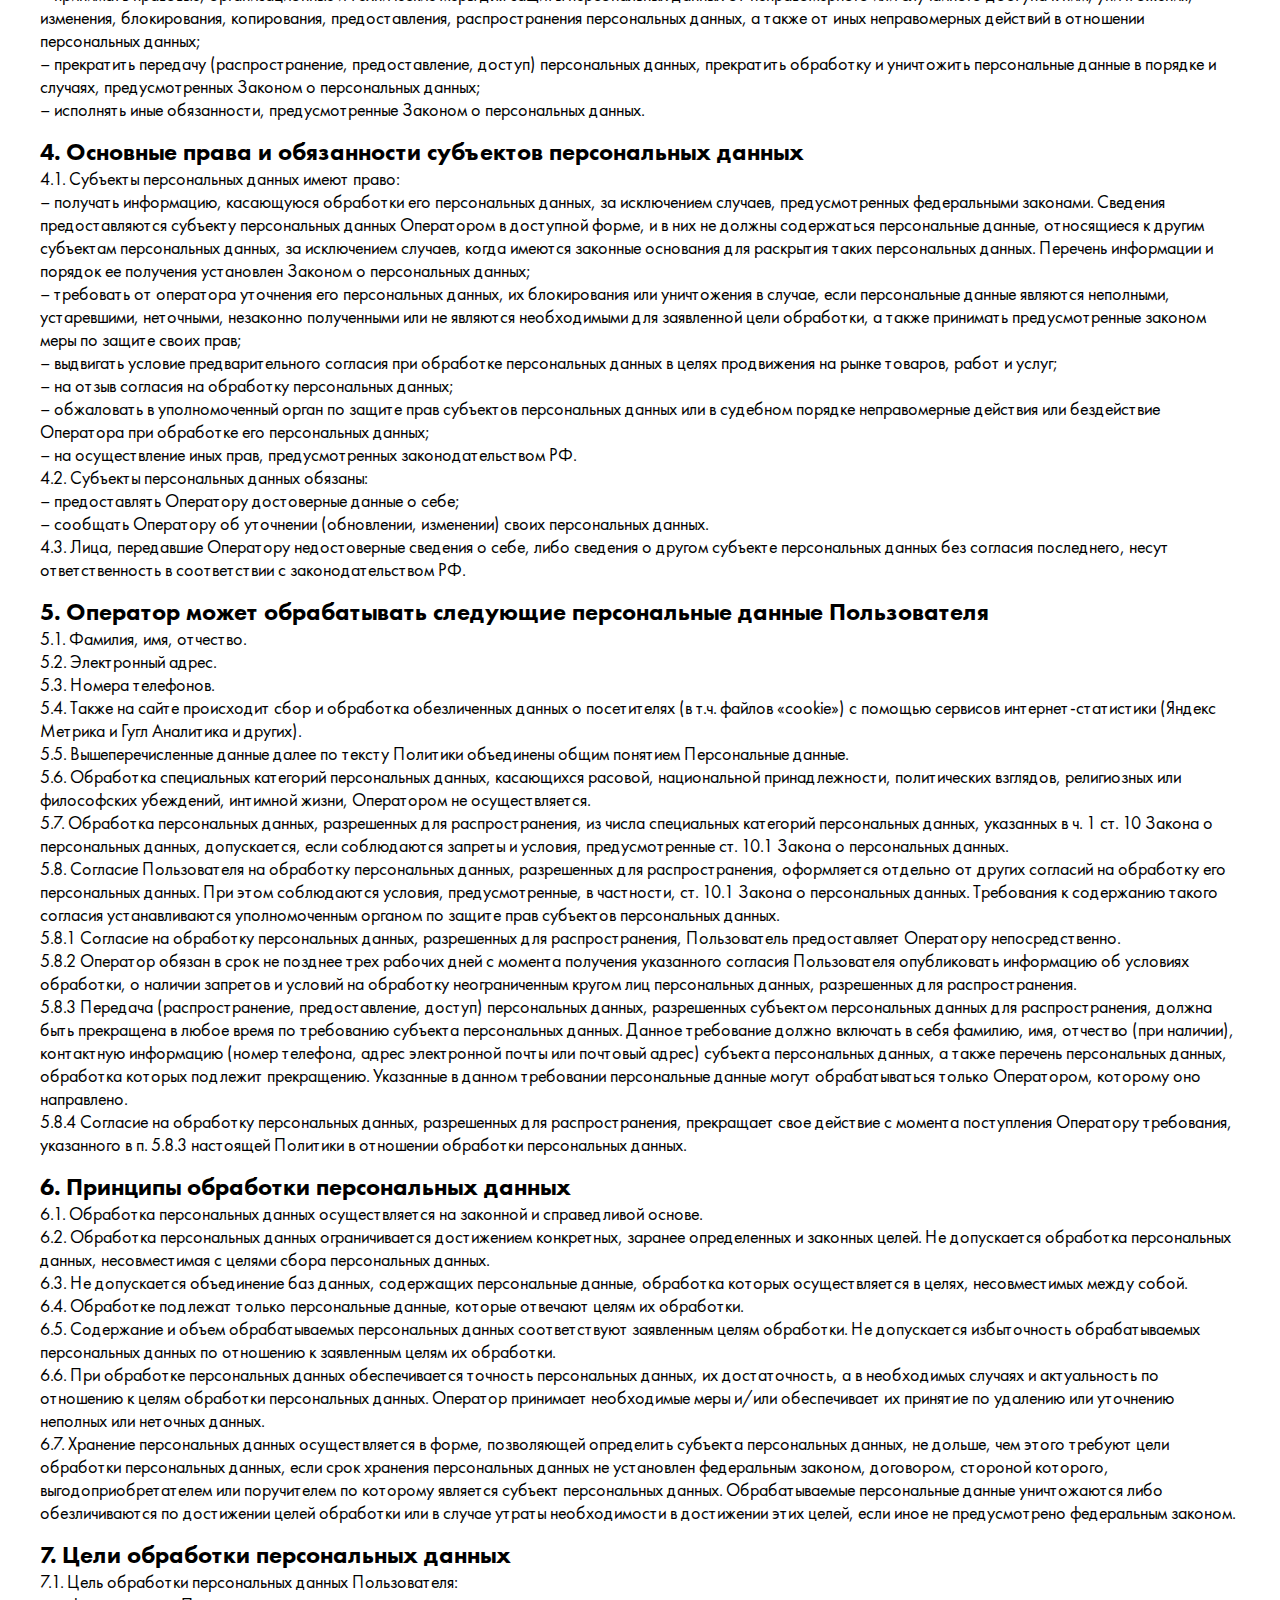
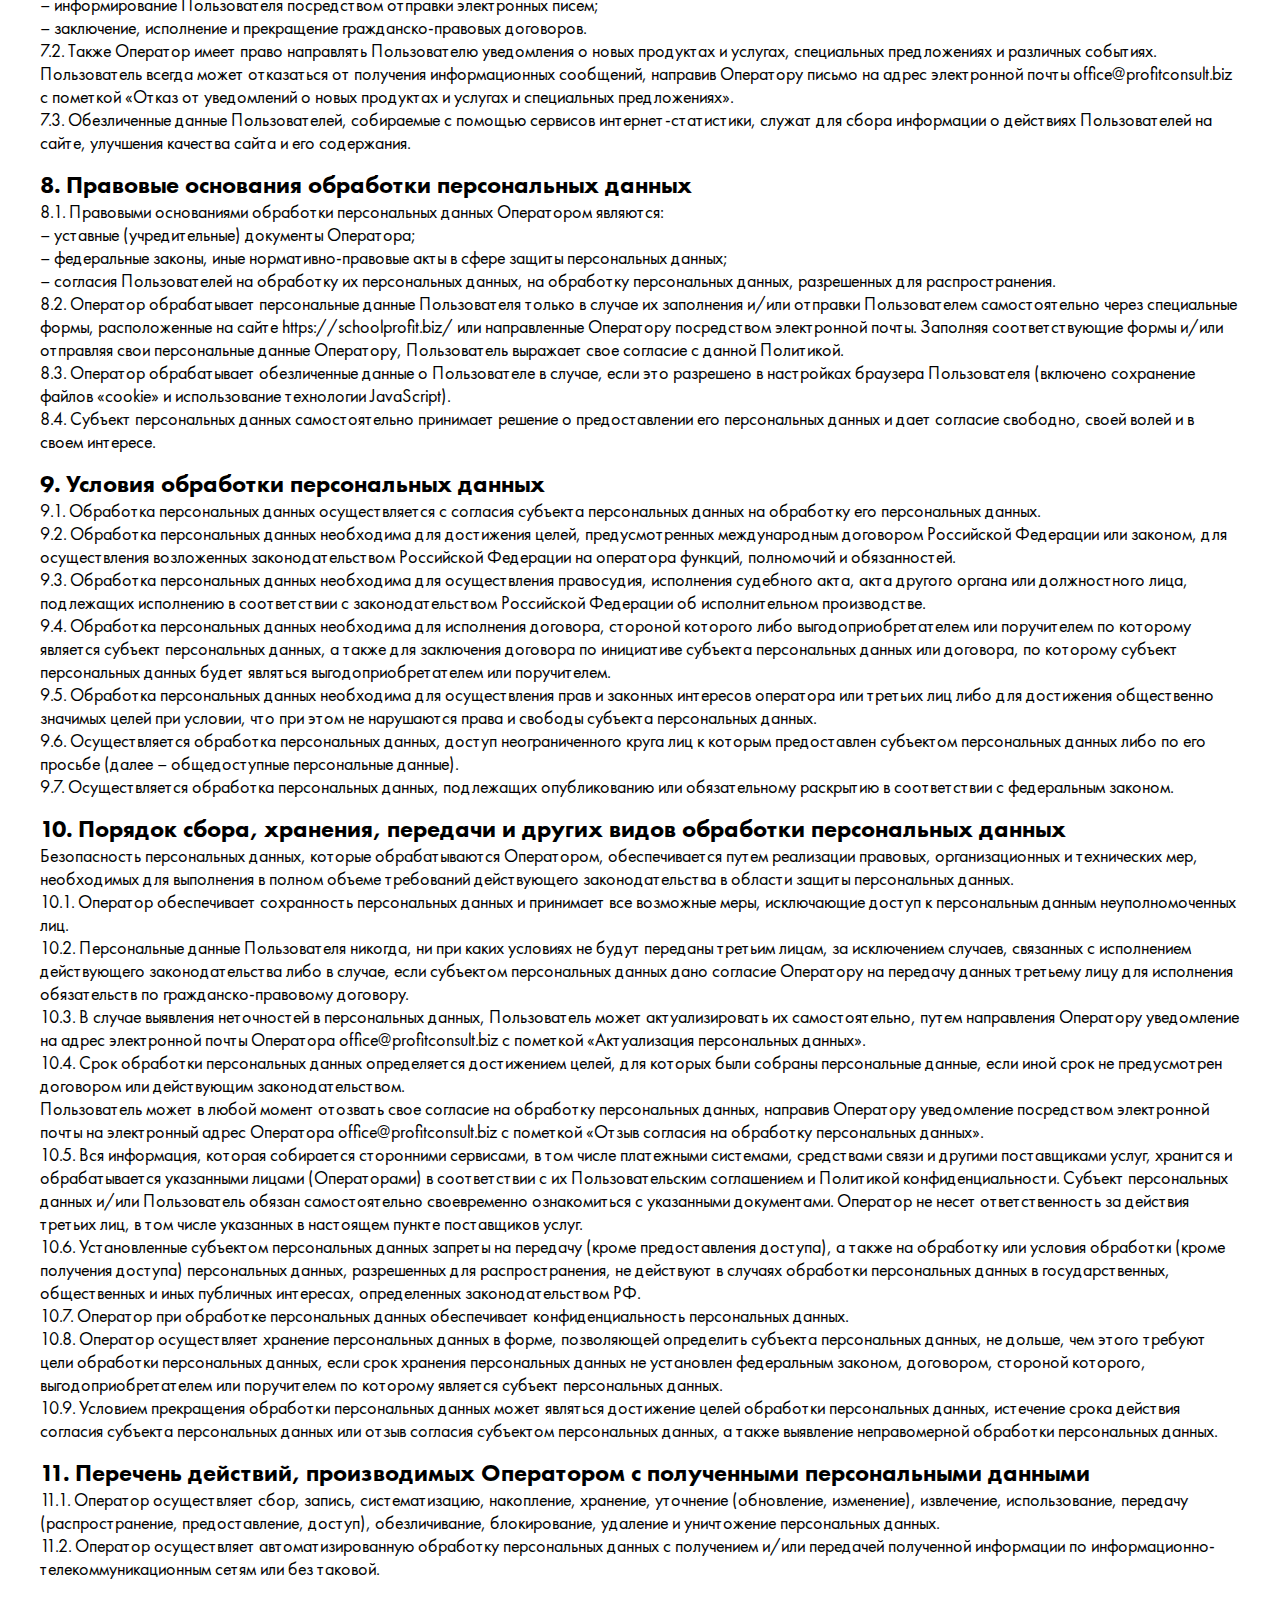
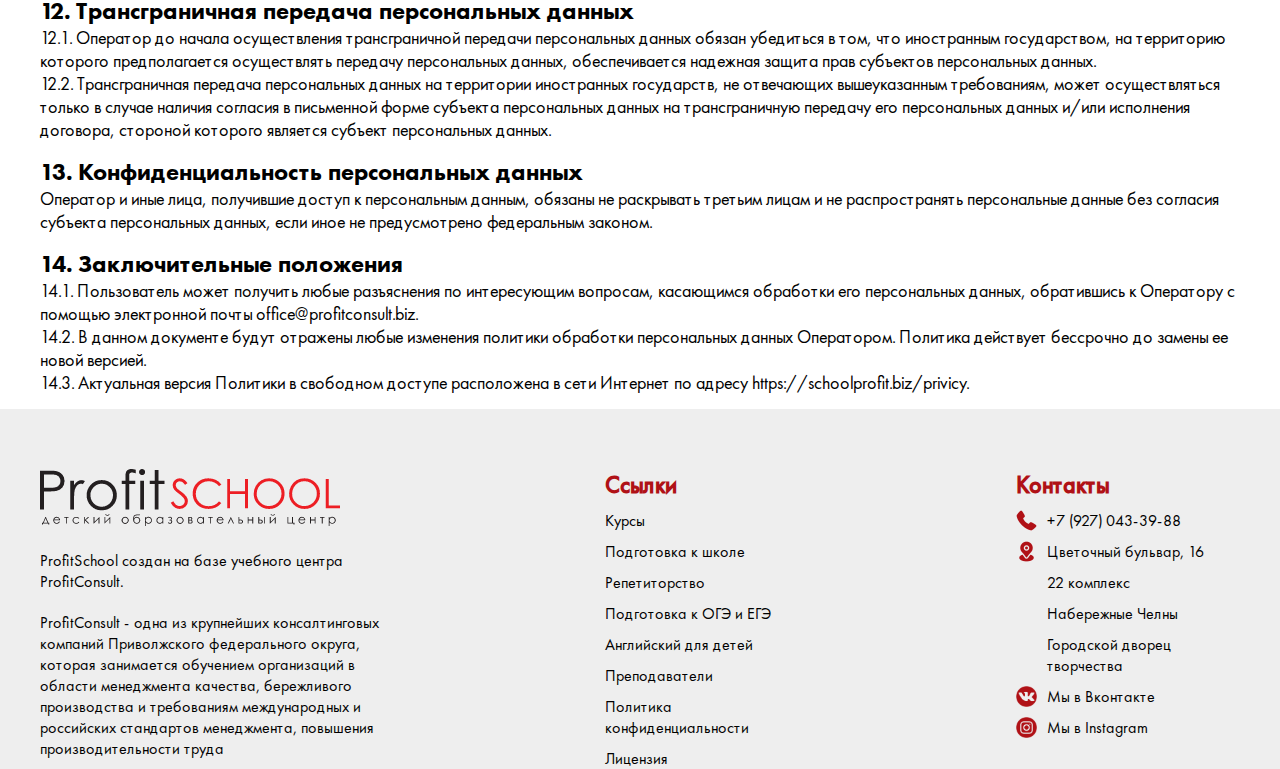
<file: pages/privicy.html>
<!DOCTYPE html>
<html lang="ru">

<head>
    <meta charset="UTF-8">
    <meta http-equiv="X-UA-Compatible" content="IE=edge">
    <meta name="viewport" content="width=device-width, initial-scale=1.0">
    <link rel="stylesheet" type="text/css" href="../assets/slick/slick.css">
    <link rel="stylesheet" type="text/css" href="../assets/slick/slick-theme.css">
    <link rel="stylesheet" type="text/css" href="../assets/css/style.css">
    <link rel="stylesheet" type="text/css" href="../assets/css/mainpage.css">
    <link rel="stylesheet" type="text/css" href="../assets/css/privicy.css">
    <title>SchoolProfit</title>
</head>

<body>
    <header>
       <div class="header_navigation">
           <div class="header_up">
                <a href="../index.html"><img class="header_logo" src="../images/header/logo.png" alt="logo"></a>
                <div class="header_contact">
                    <img class="header_network" src="../images/header/vk.png" alt="vk">
                    <img class="header_network" src="../images/header/inst.png" alt="inst">
                    <p id="header_tel">+7 (927) 043-39-88</p>
                    <button class="header_btn-nav" id="myBtn-1">Связаться с нами</button>
                </div>
           </div>
           <hr class="header_hr">
           <nav>
               <ul class="header_nav__links" id="nav">
                   <li><a href="courses.html">КУРСЫ</a></li>
                   <li><a href="preparation_for_school.html">ПОДГОТОВКА К ШКОЛЕ</a></li>
                   <li><a href="tutoring.html">РЕПЕТИТОРСТВО</a></li>
                   <li><a href="oge_ege.html">ПОДГОТОВКА К ОГЭ И ЕГЭ</a></li>
                   <li><a href="english_for_kids.html">АНГЛИЙСКИЙ ДЛЯ ДЕТЕЙ</a></li>
                   <li><a href="teachers.html">ПРЕПОДАВАТЕЛИ</a></li>
                   <button class="header_btn-nav-2" id="myBtn-2">Связаться с нами</button>
               </ul>
           </nav>
           <div class="nav-toggle" id="nav-toggle">
                <span class="nav-toggle_item">Menu</span>
            </div>
       </div>   
    </header>

    <main>
        <div id="mypopup-1" class="popup">
            <div class="popup-callback-block">
                <div class="popup-header">
                    <h1>Заказать звонок</h1>
                    <p>Пожалуйста заполните форму для связи. Благодарим за обращение.</p>
                </div>
                <span id="close-1" class="close callback">&times;</span>
                
                <div class="popup-callback">
                    <div class="callback">
                        <div class="callback_block">
                            <form class="form-callback" action="assets/php/send.php" method="POST">
                                <input type="email" id="email" name="email" placeholder="Ваша почта" required pattern="\S+@[a-z]+.[a-z]+">
                                <input type="text" id="name" name="name" placeholder="Ваше имя" required>
                                <input type="text" id="tel" name="tel" placeholder="Ваш телефон" required pattern="^((8|\+7)[\- ]?)?(\(?\d{3}\)?[\- ]?)?[\d\- ]{7,10}$">
                                <div class="btn_block">
                                    <input class="callback_btn" type="submit" value="Добавить">
                                </div>
                            </form>
                        </div>
                    </div>
                </div>
            </div>
        </div>

        <div id="mypopup-2" class="popup">
            <div class="popup-callback-block">
                <div class="popup-header">
                    <h1>Заказать звонок</h1>
                    <p>Пожалуйста заполните форму для связи. Благодарим за обращение.</p>
                </div>
                <span id="close-2" class="close callback">&times;</span>
                
                <div class="popup-callback">
                    <div class="callback">
                        <div class="callback_block">
                            <form class="form-callback" action="assets/php/send.php" method="POST">
                                <input type="email" id="email" name="email" placeholder="Ваша почта" required pattern="\S+@[a-z]+.[a-z]+">
                                <input type="text" id="name" name="name" placeholder="Ваше имя" required>
                                <input type="text" id="tel" name="tel" placeholder="Ваш телефон" required pattern="^((8|\+7)[\- ]?)?(\(?\d{3}\)?[\- ]?)?[\d\- ]{7,10}$">
                                <div class="btn_block">
                                    <input class="callback_btn" type="submit" value="Добавить">
                                </div>
                            </form>
                        </div>
                    </div>
                </div>
            </div>
        </div>

        <section>
            <div class="container">
                <div class="privicy">
                    <h1>Политика в отношении обработки персональных данных</h1>
                    <div class="privicy_block">
                        <h2>1. Общие положения</h2>
                        <p>Настоящая политика обработки персональных данных составлена в соответствии с требованиями Федерального закона от 27.07.2006. №152-ФЗ «О персональных данных» (далее - Закон о персональных данных) и определяет порядок обработки персональных данных и меры по обеспечению безопасности персональных данных, предпринимаемые ООО Профит Консалт (далее – Оператор).</p>
                        <p>1.1. Оператор ставит своей важнейшей целью и условием осуществления своей деятельности соблюдение прав и свобод человека и гражданина при обработке его персональных данных, в том числе защиты прав на неприкосновенность частной жизни, личную и семейную тайну.</p>
                        <p>1.2. Настоящая политика Оператора в отношении обработки персональных данных (далее – Политика) применяется ко всей информации, которую Оператор может получить о посетителях веб-сайта https://schoolprofit.biz/.</p>
                    </div>
                    <div class="privicy_block">
                        <h2>2. Основные понятия, используемые в Политике</h2>
                        <p>2.1. Автоматизированная обработка персональных данных – обработка персональных данных с помощью средств вычислительной техники.</p>
                        <p>2.2. Блокирование персональных данных – временное прекращение обработки персональных данных (за исключением случаев, если обработка необходима для уточнения персональных данных).</p>
                        <p>2.3. Веб-сайт – совокупность графических и информационных материалов, а также программ для ЭВМ и баз данных, обеспечивающих их доступность в сети интернет по сетевому адресу https://schoolprofit.biz/.</p>
                        <p>2.4. Информационная система персональных данных — совокупность содержащихся в базах данных персональных данных, и обеспечивающих их обработку информационных технологий и технических средств.</p>
                        <p>2.5. Обезличивание персональных данных — действия, в результате которых невозможно определить без использования дополнительной информации принадлежность персональных данных конкретному Пользователю или иному субъекту персональных данных.</p>
                        <p>2.6. Обработка персональных данных – любое действие (операция) или совокупность действий (операций), совершаемых с использованием средств автоматизации или без использования таких средств с персональными данными, включая сбор, запись, систематизацию, накопление, хранение, уточнение (обновление, изменение), извлечение, использование, передачу (распространение, предоставление, доступ), обезличивание, блокирование, удаление, уничтожение персональных данных.</p>
                        <p>2.7. Оператор – государственный орган, муниципальный орган, юридическое или физическое лицо, самостоятельно или совместно с другими лицами организующие и (или) осуществляющие обработку персональных данных, а также определяющие цели обработки персональных данных, состав персональных данных, подлежащих обработке, действия (операции), совершаемые с персональными данными.</p>
                        <p>2.8. Персональные данные – любая информация, относящаяся прямо или косвенно к определенному или определяемому Пользователю веб-сайта https://schoolprofit.biz/.</p>
                        <p>2.9. Персональные данные, разрешенные субъектом персональных данных для распространения, - персональные данные, доступ неограниченного круга лиц к которым предоставлен субъектом персональных данных путем дачи согласия на обработку персональных данных, разрешенных субъектом персональных данных для распространения в порядке, предусмотренном Законом о персональных данных (далее - персональные данные, разрешенные для распространения).</p>
                        <p>2.10. Пользователь – любой посетитель веб-сайта https://schoolprofit.biz/.</p>
                        <p>2.11. Предоставление персональных данных – действия, направленные на раскрытие персональных данных определенному лицу или определенному кругу лиц.</p>
                        <p>2.12. Распространение персональных данных – любые действия, направленные на раскрытие персональных данных неопределенному кругу лиц (передача персональных данных) или на ознакомление с персональными данными неограниченного круга лиц, в том числе обнародование персональных данных в средствах массовой информации, размещение в информационно-телекоммуникационных сетях или предоставление доступа к персональным данным каким-либо иным способом.</p>
                        <p>2.13. Трансграничная передача персональных данных – передача персональных данных на территорию иностранного государства органу власти иностранного государства, иностранному физическому или иностранному юридическому лицу.</p>
                        <p>2.14. Уничтожение персональных данных – любые действия, в результате которых персональные данные уничтожаются безвозвратно с невозможностью дальнейшего восстановления содержания персональных данных в информационной системе персональных данных и (или) уничтожаются материальные носители персональных данных.</p>
                    </div>
                    <div class="privicy_block">
                        <h2>3. Основные права и обязанности Оператора</h2>
                        <p>3.1. Оператор имеет право:<br>
                        – получать от субъекта персональных данных достоверные информацию и/или документы, содержащие персональные данные;<br>
                        – в случае отзыва субъектом персональных данных согласия на обработку персональных данных Оператор вправе продолжить обработку персональных данных без согласия субъекта персональных данных при наличии оснований, указанных в Законе о персональных данных;<br>
                        – самостоятельно определять состав и перечень мер, необходимых и достаточных для обеспечения выполнения обязанностей, предусмотренных Законом о персональных данных и принятыми в соответствии с ним нормативными правовыми актами, если иное не предусмотрено Законом о персональных данных или другими федеральными законами.</p>
                        <p>3.2. Оператор обязан:<br>
                        – предоставлять субъекту персональных данных по его просьбе информацию, касающуюся обработки его персональных данных;<br>
                        – организовывать обработку персональных данных в порядке, установленном действующим законодательством РФ;<br>
                        – отвечать на обращения и запросы субъектов персональных данных и их законных представителей в соответствии с требованиями Закона о персональных данных;<br>
                        – сообщать в уполномоченный орган по защите прав субъектов персональных данных по запросу этого органа необходимую информацию в течение 30 дней с даты получения такого запроса;<br>
                        – публиковать или иным образом обеспечивать неограниченный доступ к настоящей Политике в отношении обработки персональных данных;<br>
                        – принимать правовые, организационные и технические меры для защиты персональных данных от неправомерного или случайного доступа к ним, уничтожения, изменения, блокирования, копирования, предоставления, распространения персональных данных, а также от иных неправомерных действий в отношении персональных данных;<br>
                        – прекратить передачу (распространение, предоставление, доступ) персональных данных, прекратить обработку и уничтожить персональные данные в порядке и случаях, предусмотренных Законом о персональных данных;<br>
                        – исполнять иные обязанности, предусмотренные Законом о персональных данных.</p>
                    </div>
                    <div class="privicy_block">
                        <h2>4. Основные права и обязанности субъектов персональных данных</h2>
                        <p>4.1. Субъекты персональных данных имеют право:<br>
                        – получать информацию, касающуюся обработки его персональных данных, за исключением случаев, предусмотренных федеральными законами. Сведения предоставляются субъекту персональных данных Оператором в доступной форме, и в них не должны содержаться персональные данные, относящиеся к другим субъектам персональных данных, за исключением случаев, когда имеются законные основания для раскрытия таких персональных данных. Перечень информации и порядок ее получения установлен Законом о персональных данных;<br>
                        – требовать от оператора уточнения его персональных данных, их блокирования или уничтожения в случае, если персональные данные являются неполными, устаревшими, неточными, незаконно полученными или не являются необходимыми для заявленной цели обработки, а также принимать предусмотренные законом меры по защите своих прав;<br>
                        – выдвигать условие предварительного согласия при обработке персональных данных в целях продвижения на рынке товаров, работ и услуг;<br>
                        – на отзыв согласия на обработку персональных данных;<br>
                        – обжаловать в уполномоченный орган по защите прав субъектов персональных данных или в судебном порядке неправомерные действия или бездействие Оператора при обработке его персональных данных;<br>
                        – на осуществление иных прав, предусмотренных законодательством РФ.</p>
                        <p>4.2. Субъекты персональных данных обязаны:<br>
                        – предоставлять Оператору достоверные данные о себе;<br>
                        – сообщать Оператору об уточнении (обновлении, изменении) своих персональных данных.</p>
                        <p>4.3. Лица, передавшие Оператору недостоверные сведения о себе, либо сведения о другом субъекте персональных данных без согласия последнего, несут ответственность в соответствии с законодательством РФ.</p>
                    </div>
                    <div class="privicy_block">
                        <h2>5. Оператор может обрабатывать следующие персональные данные Пользователя</h2>
                        <p>5.1. Фамилия, имя, отчество.</p>
                        <p>5.2. Электронный адрес.</p>
                        <p>5.3. Номера телефонов.</p>
                        <p>5.4. Также на сайте происходит сбор и обработка обезличенных данных о посетителях (в т.ч. файлов «cookie») с помощью сервисов интернет-статистики (Яндекс Метрика и Гугл Аналитика и других).</p>
                        <p>5.5. Вышеперечисленные данные далее по тексту Политики объединены общим понятием Персональные данные.</p>
                        <p>5.6. Обработка специальных категорий персональных данных, касающихся расовой, национальной принадлежности, политических взглядов, религиозных или философских убеждений, интимной жизни, Оператором не осуществляется.</p>
                        <p>5.7. Обработка персональных данных, разрешенных для распространения, из числа специальных категорий персональных данных, указанных в ч. 1 ст. 10 Закона о персональных данных, допускается, если соблюдаются запреты и условия, предусмотренные ст. 10.1 Закона о персональных данных.</p>
                        <p>5.8. Согласие Пользователя на обработку персональных данных, разрешенных для распространения, оформляется отдельно от других согласий на обработку его персональных данных. При этом соблюдаются условия, предусмотренные, в частности, ст. 10.1 Закона о персональных данных. Требования к содержанию такого согласия устанавливаются уполномоченным органом по защите прав субъектов персональных данных.</p>
                        <p>5.8.1 Согласие на обработку персональных данных, разрешенных для распространения, Пользователь предоставляет Оператору непосредственно.</p>
                        <p>5.8.2 Оператор обязан в срок не позднее трех рабочих дней с момента получения указанного согласия Пользователя опубликовать информацию об условиях обработки, о наличии запретов и условий на обработку неограниченным кругом лиц персональных данных, разрешенных для распространения.</p>
                        <p>5.8.3 Передача (распространение, предоставление, доступ) персональных данных, разрешенных субъектом персональных данных для распространения, должна быть прекращена в любое время по требованию субъекта персональных данных. Данное требование должно включать в себя фамилию, имя, отчество (при наличии), контактную информацию (номер телефона, адрес электронной почты или почтовый адрес) субъекта персональных данных, а также перечень персональных данных, обработка которых подлежит прекращению. Указанные в данном требовании персональные данные могут обрабатываться только Оператором, которому оно направлено.</p>
                        <p>5.8.4 Согласие на обработку персональных данных, разрешенных для распространения, прекращает свое действие с момента поступления Оператору требования, указанного в п. 5.8.3 настоящей Политики в отношении обработки персональных данных.</p>
                    </div>
                    <div class="privicy_block">
                        <h2>6. Принципы обработки персональных данных</h2>
                        <p>6.1. Обработка персональных данных осуществляется на законной и справедливой основе.</p>
                        <p>6.2. Обработка персональных данных ограничивается достижением конкретных, заранее определенных и законных целей. Не допускается обработка персональных данных, несовместимая с целями сбора персональных данных.</p>
                        <p>6.3. Не допускается объединение баз данных, содержащих персональные данные, обработка которых осуществляется в целях, несовместимых между собой.</p>
                        <p>6.4. Обработке подлежат только персональные данные, которые отвечают целям их обработки.</p>
                        <p>6.5. Содержание и объем обрабатываемых персональных данных соответствуют заявленным целям обработки. Не допускается избыточность обрабатываемых персональных данных по отношению к заявленным целям их обработки.</p>
                        <p>6.6. При обработке персональных данных обеспечивается точность персональных данных, их достаточность, а в необходимых случаях и актуальность по отношению к целям обработки персональных данных. Оператор принимает необходимые меры и/или обеспечивает их принятие по удалению или уточнению неполных или неточных данных.</p>
                        <p>6.7. Хранение персональных данных осуществляется в форме, позволяющей определить субъекта персональных данных, не дольше, чем этого требуют цели обработки персональных данных, если срок хранения персональных данных не установлен федеральным законом, договором, стороной которого, выгодоприобретателем или поручителем по которому является субъект персональных данных. Обрабатываемые персональные данные уничтожаются либо обезличиваются по достижении целей обработки или в случае утраты необходимости в достижении этих целей, если иное не предусмотрено федеральным законом.</p>
                    </div>
                    <div class="privicy_block">
                        <h2>7. Цели обработки персональных данных</h2>
                        <p>7.1. Цель обработки персональных данных Пользователя: <br>
                        – информирование Пользователя посредством отправки электронных писем;<br>
                        – заключение, исполнение и прекращение гражданско-правовых договоров.
                        </p>
                        <p>7.2. Также Оператор имеет право направлять Пользователю уведомления о новых продуктах и услугах, специальных предложениях и различных событиях. Пользователь всегда может отказаться от получения информационных сообщений, направив Оператору письмо на адрес электронной почты office@profitconsult.biz с пометкой «Отказ от уведомлений о новых продуктах и услугах и специальных предложениях».</p>
                        <p>7.3. Обезличенные данные Пользователей, собираемые с помощью сервисов интернет-статистики, служат для сбора информации о действиях Пользователей на сайте, улучшения качества сайта и его содержания.</p>
                    </div>
                    <div class="privicy_block">
                        <h2>8. Правовые основания обработки персональных данных</h2>
                        <p>8.1. Правовыми основаниями обработки персональных данных Оператором являются:<br>
                        – уставные (учредительные) документы Оператора;<br>
                        – федеральные законы, иные нормативно-правовые акты в сфере защиты персональных данных;<br>
                        – согласия Пользователей на обработку их персональных данных, на обработку персональных данных, разрешенных для распространения.</p>
                        <p>8.2. Оператор обрабатывает персональные данные Пользователя только в случае их заполнения и/или отправки Пользователем самостоятельно через специальные формы, расположенные на сайте https://schoolprofit.biz/ или направленные Оператору посредством электронной почты. Заполняя соответствующие формы и/или отправляя свои персональные данные Оператору, Пользователь выражает свое согласие с данной Политикой.</p>
                        <p>8.3. Оператор обрабатывает обезличенные данные о Пользователе в случае, если это разрешено в настройках браузера Пользователя (включено сохранение файлов «cookie» и использование технологии JavaScript).</p>
                        <p>8.4. Субъект персональных данных самостоятельно принимает решение о предоставлении его персональных данных и дает согласие свободно, своей волей и в своем интересе.</p>
                    </div>
                    <div class="privicy_block">
                        <h2>9. Условия обработки персональных данных</h2>
                        <p>9.1. Обработка персональных данных осуществляется с согласия субъекта персональных данных на обработку его персональных данных.</p>
                        <p>9.2. Обработка персональных данных необходима для достижения целей, предусмотренных международным договором Российской Федерации или законом, для осуществления возложенных законодательством Российской Федерации на оператора функций, полномочий и обязанностей.</p>
                        <p>9.3. Обработка персональных данных необходима для осуществления правосудия, исполнения судебного акта, акта другого органа или должностного лица, подлежащих исполнению в соответствии с законодательством Российской Федерации об исполнительном производстве.</p>
                        <p>9.4. Обработка персональных данных необходима для исполнения договора, стороной которого либо выгодоприобретателем или поручителем по которому является субъект персональных данных, а также для заключения договора по инициативе субъекта персональных данных или договора, по которому субъект персональных данных будет являться выгодоприобретателем или поручителем.</p>
                        <p>9.5. Обработка персональных данных необходима для осуществления прав и законных интересов оператора или третьих лиц либо для достижения общественно значимых целей при условии, что при этом не нарушаются права и свободы субъекта персональных данных.</p>
                        <p>9.6. Осуществляется обработка персональных данных, доступ неограниченного круга лиц к которым предоставлен субъектом персональных данных либо по его просьбе (далее – общедоступные персональные данные).</p>
                        <p>9.7. Осуществляется обработка персональных данных, подлежащих опубликованию или обязательному раскрытию в соответствии с федеральным законом.</p>
                    </div>
                    <div class="privicy_block">
                        <h2>10. Порядок сбора, хранения, передачи и других видов обработки персональных данных</h2>
                        <p>Безопасность персональных данных, которые обрабатываются Оператором, обеспечивается путем реализации правовых, организационных и технических мер, необходимых для выполнения в полном объеме требований действующего законодательства в области защиты персональных данных.</p>
                        <p>10.1. Оператор обеспечивает сохранность персональных данных и принимает все возможные меры, исключающие доступ к персональным данным неуполномоченных лиц.</p>
                        <p>10.2. Персональные данные Пользователя никогда, ни при каких условиях не будут переданы третьим лицам, за исключением случаев, связанных с исполнением действующего законодательства либо в случае, если субъектом персональных данных дано согласие Оператору на передачу данных третьему лицу для исполнения обязательств по гражданско-правовому договору.</p>
                        <p>10.3. В случае выявления неточностей в персональных данных, Пользователь может актуализировать их самостоятельно, путем направления Оператору уведомление на адрес электронной почты Оператора office@profitconsult.biz с пометкой «Актуализация персональных данных».</p>
                        <p>10.4. Срок обработки персональных данных определяется достижением целей, для которых были собраны персональные данные, если иной срок не предусмотрен договором или действующим законодательством.</p>
                        <p>Пользователь может в любой момент отозвать свое согласие на обработку персональных данных, направив Оператору уведомление посредством электронной почты на электронный адрес Оператора office@profitconsult.biz с пометкой «Отзыв согласия на обработку персональных данных».</p>
                        <p>10.5. Вся информация, которая собирается сторонними сервисами, в том числе платежными системами, средствами связи и другими поставщиками услуг, хранится и обрабатывается указанными лицами (Операторами) в соответствии с их Пользовательским соглашением и Политикой конфиденциальности. Субъект персональных данных и/или Пользователь обязан самостоятельно своевременно ознакомиться с указанными документами. Оператор не несет ответственность за действия третьих лиц, в том числе указанных в настоящем пункте поставщиков услуг.</p>
                        <p>10.6. Установленные субъектом персональных данных запреты на передачу (кроме предоставления доступа), а также на обработку или условия обработки (кроме получения доступа) персональных данных, разрешенных для распространения, не действуют в случаях обработки персональных данных в государственных, общественных и иных публичных интересах, определенных законодательством РФ.</p>
                        <p>10.7. Оператор при обработке персональных данных обеспечивает конфиденциальность персональных данных.</p>
                        <p>10.8. Оператор осуществляет хранение персональных данных в форме, позволяющей определить субъекта персональных данных, не дольше, чем этого требуют цели обработки персональных данных, если срок хранения персональных данных не установлен федеральным законом, договором, стороной которого, выгодоприобретателем или поручителем по которому является субъект персональных данных.</p>
                        <p>10.9. Условием прекращения обработки персональных данных может являться достижение целей обработки персональных данных, истечение срока действия согласия субъекта персональных данных или отзыв согласия субъектом персональных данных, а также выявление неправомерной обработки персональных данных.</p>
                    </div>
                    <div class="privicy_block">
                        <h2>11. Перечень действий, производимых Оператором с полученными персональными данными</h2>
                        <p>11.1. Оператор осуществляет сбор, запись, систематизацию, накопление, хранение, уточнение (обновление, изменение), извлечение, использование, передачу (распространение, предоставление, доступ), обезличивание, блокирование, удаление и уничтожение персональных данных.</p>
                        <p>11.2. Оператор осуществляет автоматизированную обработку персональных данных с получением и/или передачей полученной информации по информационно-телекоммуникационным сетям или без таковой.</p>
                    </div>
                    <div class="privicy_block">
                        <h2>12. Трансграничная передача персональных данных</h2>
                        <p>12.1. Оператор до начала осуществления трансграничной передачи персональных данных обязан убедиться в том, что иностранным государством, на территорию которого предполагается осуществлять передачу персональных данных, обеспечивается надежная защита прав субъектов персональных данных.</p>
                        <p>12.2. Трансграничная передача персональных данных на территории иностранных государств, не отвечающих вышеуказанным требованиям, может осуществляться только в случае наличия согласия в письменной форме субъекта персональных данных на трансграничную передачу его персональных данных и/или исполнения договора, стороной которого является субъект персональных данных.</p>
                        <p></p>
                    </div>
                    <div class="privicy_block">
                        <h2>13. Конфиденциальность персональных данных</h2>
                        <p>Оператор и иные лица, получившие доступ к персональным данным, обязаны не раскрывать третьим лицам и не распространять персональные данные без согласия субъекта персональных данных, если иное не предусмотрено федеральным законом.</p>
                    </div>
                    <div class="privicy_block">
                        <h2>14. Заключительные положения</h2>
                        <p>14.1. Пользователь может получить любые разъяснения по интересующим вопросам, касающимся обработки его персональных данных, обратившись к Оператору с помощью электронной почты office@profitconsult.biz.</p>
                        <p>14.2. В данном документе будут отражены любые изменения политики обработки персональных данных Оператором. Политика действует бессрочно до замены ее новой версией.</p>
                        <p>14.3. Актуальная версия Политики в свободном доступе расположена в сети Интернет по адресу https://schoolprofit.biz/privicy.</p>
                    </div>
                </div>
            </div>
        </section>
    </main>

    <footer>
        <div class="footer">
            <div class="footer__info">
                <img id="footer_logo" src="../images/footer/logo.png" alt="logo">
                <p>ProfitSchool создан на базе учебного центра ProfitConsult.</p>
                <p>ProfitConsult - одна из крупнейших консалтинговых компаний Приволжского федерального округа,
                    которая занимается обучением организаций в области менеджмента качества, бережливого
                    производства и требованиям международных и российских стандартов менеджмента, повышения
                    производительности труда</p>
            </div>
            <div class="footer__links">
                <h2>Ссылки</h2>
                <ul>
                    <li><a href="courses.html">Курсы</a></li>
                    <li><a href="preparation_for_school.html">Подготовка к школе</a></li>
                    <li><a href="tutoring.html">Репетиторство</a></li>
                    <li><a href="oge_ege.html">Подготовка к ОГЭ и ЕГЭ</a></li>
                    <li><a href="english_for_kids.html">Английский для детей</a></li>
                    <li><a href="teachers.html">Преподаватели</a></li>
                    <li><a href="privicy.html">Политика конфиденциальности</a></li>
                    <li><a href="">Лицензия</a></li>
                </ul>
            </div>
            <div class="footer__contacts">
                <h2>Контакты</h2>
                <div class="footer__text__contacts">
                    <div class="footer__contact">
                        <img src="../images/footer/phone.png" alt="">
                        <p>+7 (927) 043-39-88</p>
                    </div>
                    <div class="footer__contact">
                        <img src="../images/footer/geo.png" alt="">
                        <p>Цветочный бульвар, 16</p>
                    </div>
                    <div class="footer__other__text">
                        <p>22 комплекс</p>
                        <p>Набережные Челны</p>
                        <p>Городской дворец творчества</p>
                    </div>
                    <div class="footer__contact">
                        <img src="../images/footer/vk.png" alt="">
                        <a href="https://vk.com/profitschool116">Мы в Вконтакте</a>
                    </div>
                    <div class="footer__contact">
                        <img src="../images/footer/inst.png" alt="">
                        <a href="https://www.instagram.com/profitschool_16/">Мы в Instagram</a>
                    </div>
                </div>
            </div>
        </div>
    </footer>
    <script src="https://ajax.googleapis.com/ajax/libs/jquery/3.6.0/jquery.min.js"></script>
    <script type="text/javascript" src="../assets/slick/slick.min.js"></script>    
    <script type="text/javascript" src="../assets/js/main.js"></script>

</body>
</html>
</file>
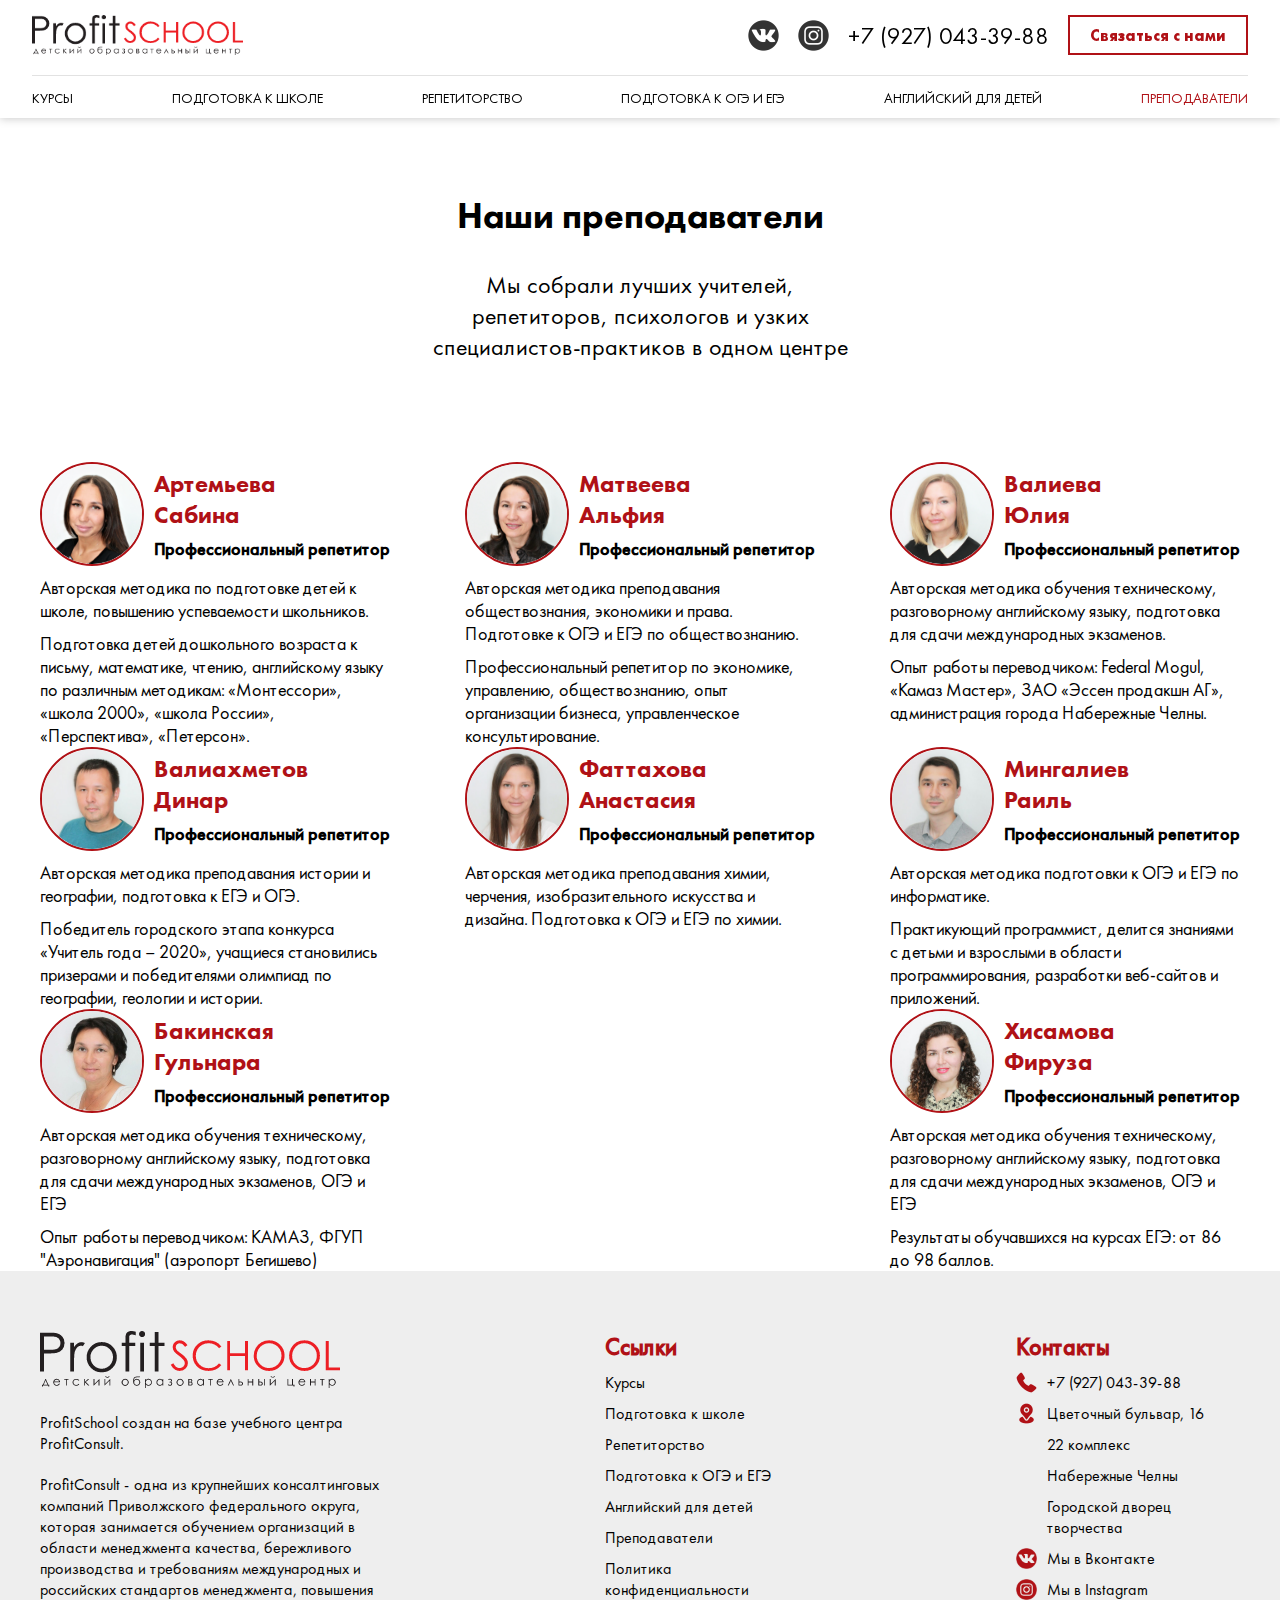
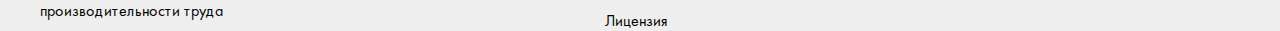
<file: pages/teachers.html>
<!DOCTYPE html>
<html lang="en">

<head>
    <meta charset="UTF-8">
    <meta http-equiv="X-UA-Compatible" content="IE=edge">
    <meta name="viewport" content="width=device-width, initial-scale=1.0">
    <link rel="stylesheet" type="text/css" href="../assets/css/style.css">
    <link rel="stylesheet" type="text/css" href="../assets/css/mainpage.css">
    <link rel="stylesheet" type="text/css" href="../assets/css/teachers.css">
    <title>Преподаватели</title>
</head>

<body>
    <header>
       <div class="header_navigation">
           <div class="header_up">
                <a href="../index.html"><img class="header_logo" src="../images/header/logo.png" alt="logo"></a>
                <div class="header_contact">
                    <img class="header_network" src="../images/header/vk.png" alt="vk">
                    <img class="header_network" src="../images/header/inst.png" alt="inst">
                    <p id="header_tel">+7 (927) 043-39-88</p>
                    <button class="header_btn-nav" id="myBtn-1">Связаться с нами</button>
                </div>
           </div>
           <hr class="header_hr">
           <nav>
               <ul class="header_nav__links" id="nav">
                   <li><a href="courses.html">КУРСЫ</a></li>
                   <li><a href="preparation_for_school.html">ПОДГОТОВКА К ШКОЛЕ</a></li>
                   <li><a href="tutoring.html">РЕПЕТИТОРСТВО</a></li>
                   <li><a href="oge_ege.html">ПОДГОТОВКА К ОГЭ И ЕГЭ</a></li>
                   <li><a href="english_for_kids.html">АНГЛИЙСКИЙ ДЛЯ ДЕТЕЙ</a></li>
                   <li><a href="teachers.html" class="header_nav__links_active">ПРЕПОДАВАТЕЛИ</a></li>
                   <button class="header_btn-nav-2" id="myBtn-2">Связаться с нами</button>
               </ul>
           </nav>
           <div class="nav-toggle" id="nav-toggle">
                <span class="nav-toggle_item">Menu</span>
            </div>
       </div>   
    </header>

    <main>
        <div id="mypopup-1" class="popup">
            <div class="popup-callback-block">
                <div class="popup-header">
                    <h1>Заказать звонок</h1>
                    <p>Пожалуйста заполните форму для связи. Благодарим за обращение.</p>
                </div>
                <span id="close-1" class="close callback">&times;</span>
                
                <div class="popup-callback">
                    <div class="callback">
                        <div class="callback_block">
                            <form class="form-callback" action="../assets/php/send.php" method="POST">
                                <input type="email" id="email" name="email" placeholder="Ваша почта" required pattern="\S+@[a-z]+.[a-z]+">
                                <input type="text" id="name" name="name" placeholder="Ваше имя" required>
                                <input type="text" id="tel" name="tel" placeholder="Ваш телефон" required pattern="^((8|\+7)[\- ]?)?(\(?\d{3}\)?[\- ]?)?[\d\- ]{7,10}$">
                                <div class="btn_block">
                                    <input class="callback_btn" type="submit" value="Добавить">
                                </div>
                            </form>
                        </div>
                    </div>
                </div>
            </div>
        </div>
        <div id="mypopup-2" class="popup">
            <div class="popup-callback-block">
                <div class="popup-header">
                    <h1>Заказать звонок</h1>
                    <p>Пожалуйста заполните форму для связи. Благодарим за обращение.</p>
                </div>
                <span id="close-2" class="close callback">&times;</span>
                
                <div class="popup-callback">
                    <div class="callback">
                        <div class="callback_block">
                            <form class="form-callback" action="../assets/php/send.php" method="POST">
                                <input type="email" id="email" name="email" placeholder="Ваша почта" required pattern="\S+@[a-z]+.[a-z]+">
                                <input type="text" id="name" name="name" placeholder="Ваше имя" required>
                                <input type="text" id="tel" name="tel" placeholder="Ваш телефон" required pattern="^((8|\+7)[\- ]?)?(\(?\d{3}\)?[\- ]?)?[\d\- ]{7,10}$">
                                <div class="btn_block">
                                    <input class="callback_btn" type="submit" value="Добавить">
                                </div>
                            </form>
                        </div>
                    </div>
                </div>
            </div>
        </div>
        <section class="blog__teachers">
            <h1 id="teach__h1">Наши преподаватели</h1>
            <p id="teach__p">Мы собрали лучших учителей, репетиторов, психологов и узких специалистов-практиков в одном
                центре</p>
            <div class="teachers-3">
                <div class="teacher">
                    <div class="teach__name">
                        <img src="../images/teachers/1.png" alt="">
                        <div class="teach__full">
                            <h2>Артемьева
                                Сабина</h2>
                            <h3>Профессиональный репетитор</h3>
                        </div>
                    </div>
                    <div class="teach__info">
                        <p>
                            Авторская методика по подготовке детей к школе, повышению успеваемости школьников.
                        </p>
                        <p>
                            Подготовка детей дошкольного возраста к письму, математике, чтению, английскому языку по
                            различным
                            методикам: «Монтессори», «школа 2000», «школа России», «Перспектива», «Петерсон».
                        </p>
                    </div>
                </div>
                <div class="teacher">
                    <div class="teach__name">
                        <img src="../images/teachers/2.png" alt="">
                        <div class="teach__full">
                            <h2>Матвеева
                                Альфия</h2>
                            <h3>Профессиональный репетитор</h3>
                        </div>
                    </div>
                    <div class="teach__info">
                        <p>
                            Авторская методика преподавания обществознания, экономики и права. Подготовке к ОГЭ и ЕГЭ по
                            обществознанию.
                        </p>
                        <p>
                            Профессиональный репетитор по экономике, управлению, обществознанию, опыт организации бизнеса,
                            управленческое консультирование.
                        </p>
                    </div>
                </div>
                <div class="teacher">
                    <div class="teach__name">
                        <img src="../images/teachers/3.png" alt="">
                        <div class="teach__full">
                            <h2>Валиева
                                Юлия</h2>
                            <h3>Профессиональный репетитор</h3>
                        </div>
                    </div>
                    <div class="teach__info">
                        <p>
                            Авторская методика обучения техническому, разговорному английскому языку, подготовка для сдачи
                            международных экзаменов.
                        </p>
                        <p>
                            Опыт работы переводчиком: Federal Mogul, «Камаз Мастер», ЗАО «Эссен продакшн АГ», администрация
                            города Набережные Челны.
                        </p>
                    </div>
                </div>
                <div class="teacher">
                    <div class="teach__name">
                        <img src="../images/teachers/4.png" alt="">
                        <div class="teach__full">
                            <h2>Валиахметов
                                Динар</h2>
                            <h3>Профессиональный репетитор</h3>
                        </div>
                    </div>
                    <div class="teach__info">
                        <p>
                            Авторская методика преподавания истории и географии, подготовка к ЕГЭ и ОГЭ.
                        </p>
                        <p>
                            Победитель городского этапа конкурса «Учитель года – 2020», учащиеся становились призерами и
                            победителями олимпиад по географии, геологии и истории.
                        </p>
                    </div>
                </div>
                <div class="teacher">
                    <div class="teach__name">
                        <img src="../images/teachers/5.png" alt="">
                        <div class="teach__full">
                            <h2>Фаттахова
                                Анастасия</h2>
                            <h3>Профессиональный репетитор</h3>
                        </div>
                    </div>
                    <div class="teach__info">
                        <p>Авторская методика преподавания химии, черчения, изобразительного искусства и дизайна. Подготовка
                            к
                            ОГЭ и ЕГЭ по химии.</p>
                    </div>
                </div>
                <div class="teacher">
                    <div class="teach__name">
                        <img src="../images/teachers/6.png" alt="">
                        <div class="teach__full">
                            <h2>Мингалиев
                                Раиль</h2>
                            <h3>Профессиональный репетитор</h3>
                        </div>
                    </div>
                    <div class="teach__info">
                        <p>
                            Авторская методика подготовки к ОГЭ и ЕГЭ по информатике.
                        </p>
                        <p>
                            Практикующий программист, делится знаниями с детьми и взрослыми в области программирования,
                            разработки веб-сайтов и приложений.
                        </p>
                    </div>
                </div>
                <div class="teacher">
                    <div class="teach__name">
                        <img src="../images/teachers/7.png" alt="">
                        <div class="teach__full">
                            <h2>Бакинская Гульнара</h2>
                            <h3>Профессиональный репетитор</h3>
                        </div>
                    </div>
                    <div class="teach__info">
                        <p>
                            Авторская методика обучения техническому, разговорному английскому языку, подготовка для сдачи международных экзаменов, ОГЭ и ЕГЭ
                        </p>
                        <p>
                            Опыт работы переводчиком: КАМАЗ, ФГУП "Аэронавигация" (аэропорт Бегишево)
                        </p>
                    </div>
                </div>
                <div class="teacher">
                    <div class="teach__name">
                        <img src="../images/teachers/8.png" alt="">
                        <div class="teach__full">
                            <h2>Хисамова Фируза</h2>
                            <h3>Профессиональный репетитор</h3>
                        </div>
                    </div>
                    <div class="teach__info">
                        <p>
                            Авторская методика обучения техническому, разговорному английскому языку, подготовка для сдачи международных экзаменов, ОГЭ и ЕГЭ
                        </p>
                        <p>
                            Результаты обучавшихся на курсах ЕГЭ: от 86 до 98 баллов.
                        </p>
                    </div>
                </div>
            </div>
        </section>
    </main>

    <footer>
        <div class="footer">
            <div class="footer__info">
                <img id="footer_logo" src="../images/footer/logo.png" alt="logo">
                <p>ProfitSchool создан на базе учебного центра ProfitConsult.</p>
                <p>ProfitConsult - одна из крупнейших консалтинговых компаний Приволжского федерального округа,
                    которая занимается обучением организаций в области менеджмента качества, бережливого
                    производства и требованиям международных и российских стандартов менеджмента, повышения
                    производительности труда</p>
            </div>
            <div class="footer__links">
                <h2>Ссылки</h2>
                <ul>
                    <li><a href="courses.html">Курсы</a></li>
                    <li><a href="preparation_for_school.html">Подготовка к школе</a></li>
                    <li><a href="tutoring.html">Репетиторство</a></li>
                    <li><a href="oge_ege.html">Подготовка к ОГЭ и ЕГЭ</a></li>
                    <li><a href="english_for_kids.html">Английский для детей</a></li>
                    <li><a href="teachers.html">Преподаватели</a></li>
                    <li><a href="privicy.html">Политика конфиденциальности</a></li>
                    <li><a href="">Лицензия</a></li>
                </ul>
            </div>
            <div class="footer__contacts">
                <h2>Контакты</h2>
                <div class="footer__text__contacts">
                    <div class="footer__contact">
                        <img src="../images/footer/phone.png" alt="">
                        <p>+7 (927) 043-39-88</p>
                    </div>
                    <div class="footer__contact">
                        <img src="../images/footer/geo.png" alt="">
                        <p>Цветочный бульвар, 16</p>
                    </div>
                    <div class="footer__other__text">
                        <p>22 комплекс</p>
                        <p>Набережные Челны</p>
                        <p>Городской дворец творчества</p>
                    </div>
                    <div class="footer__contact">
                        <img src="../images/footer/vk.png" alt="">
                        <a href="https://vk.com/profitschool116">Мы в Вконтакте</a>
                    </div>
                    <div class="footer__contact">
                        <img src="../images/footer/inst.png" alt="">
                        <a href="https://www.instagram.com/profitschool_16/">Мы в Instagram</a>
                    </div>
                </div>
            </div>
        </div>
    </footer>
    <script src="https://ajax.googleapis.com/ajax/libs/jquery/3.6.0/jquery.min.js"></script>
    <script type="text/javascript" src="../assets/js/main.js"></script>
</body>
</html>
</file>
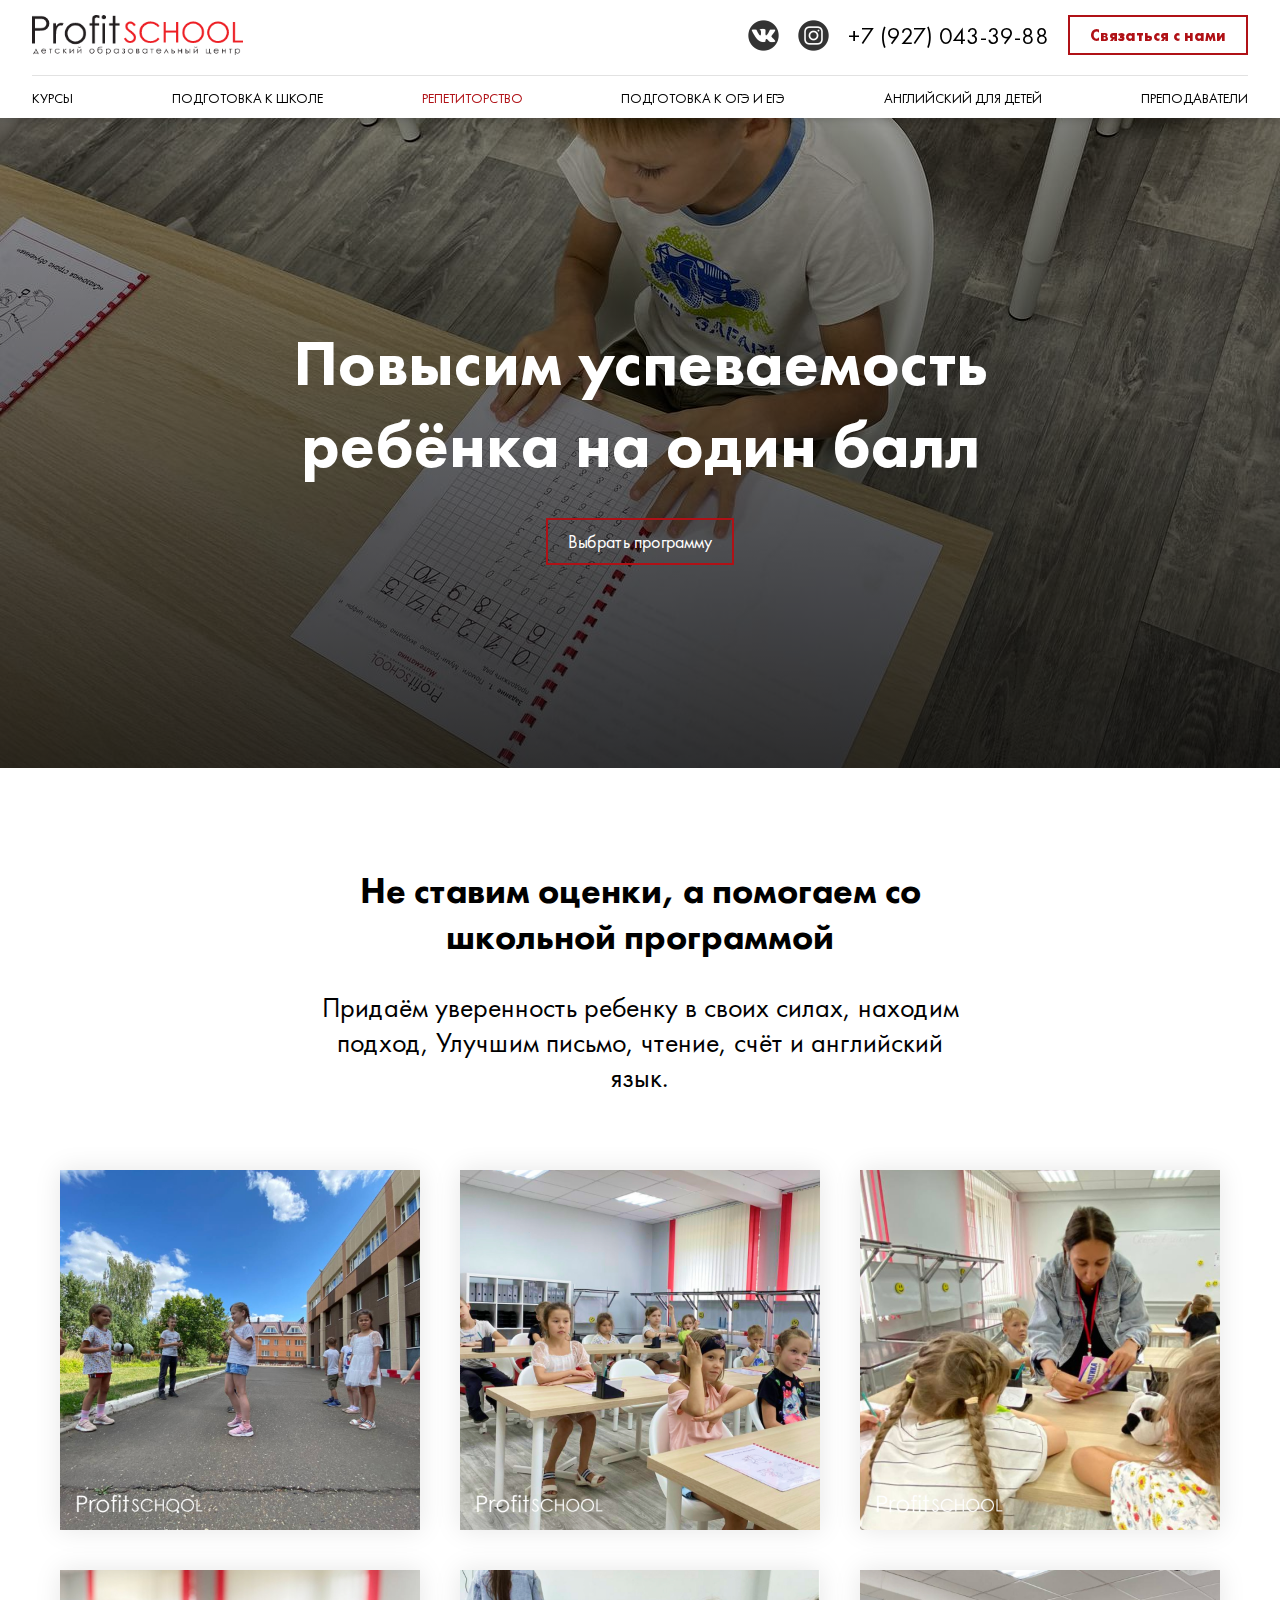
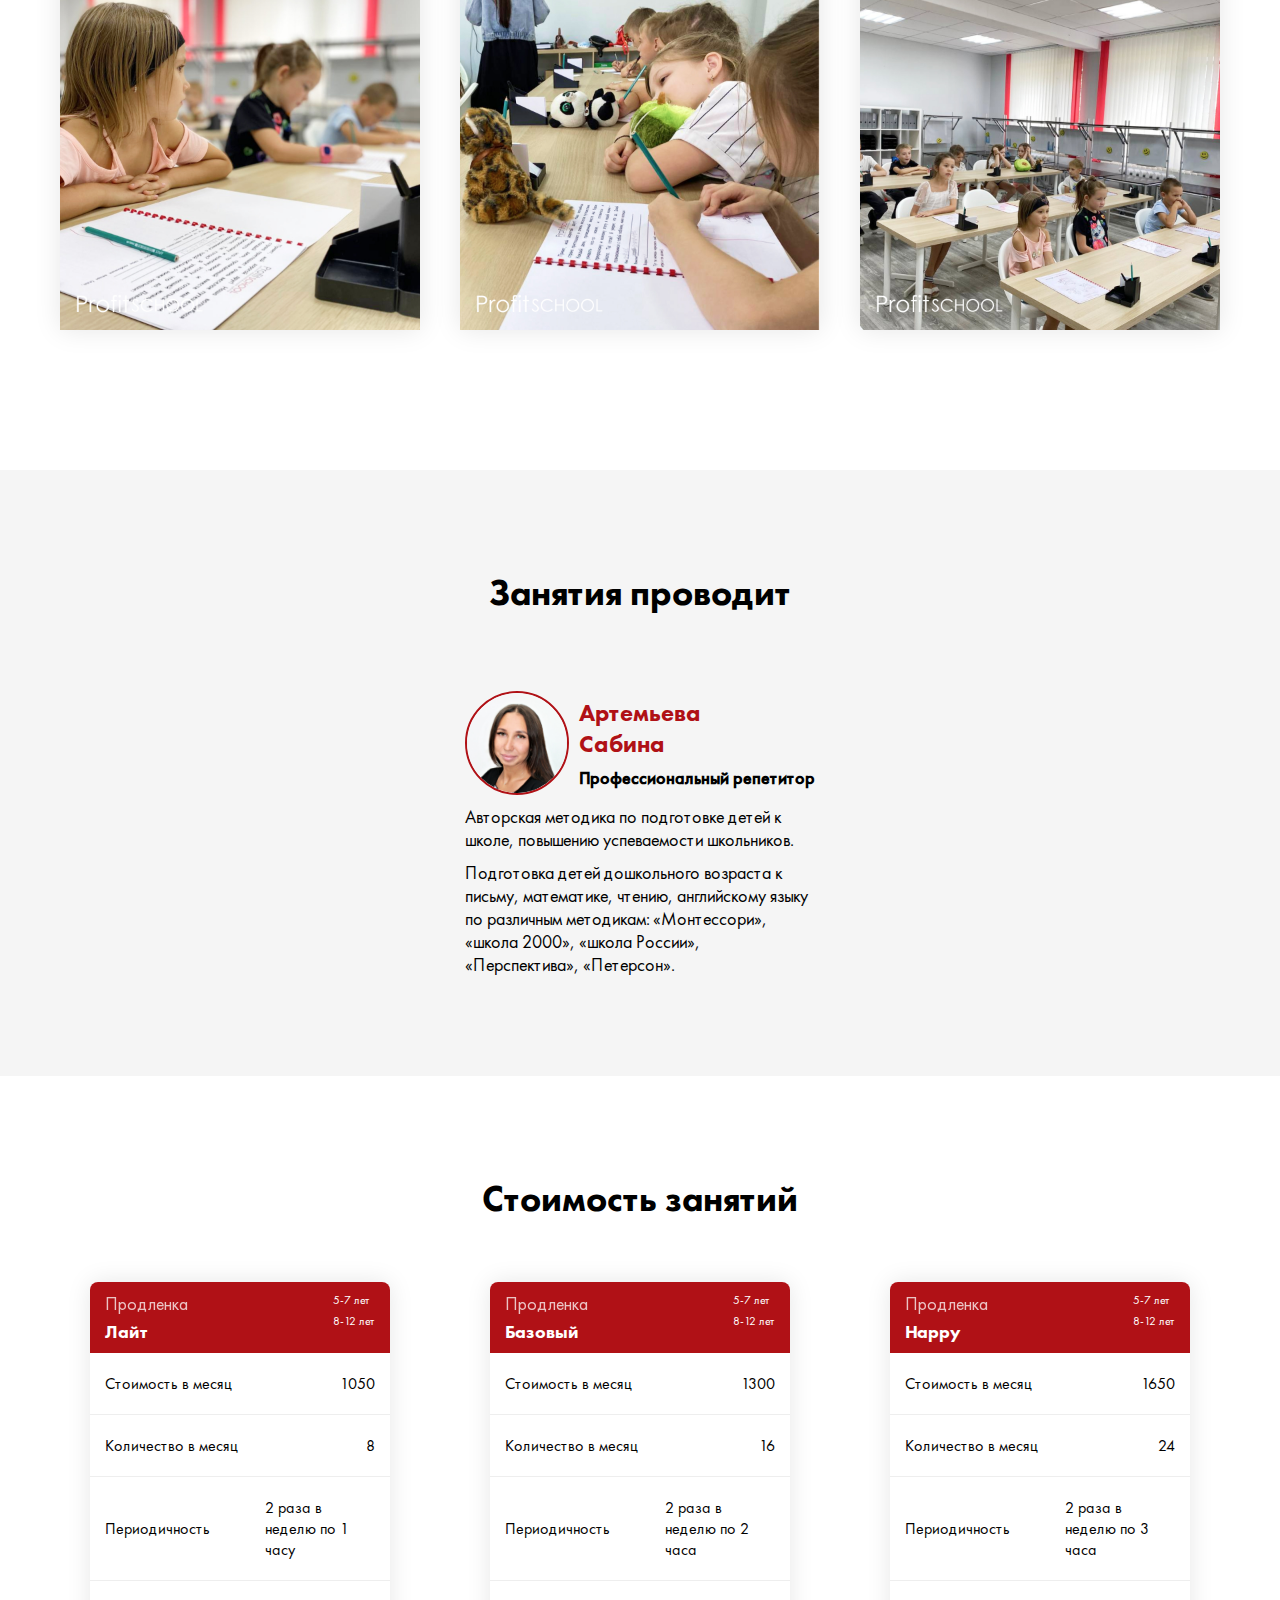
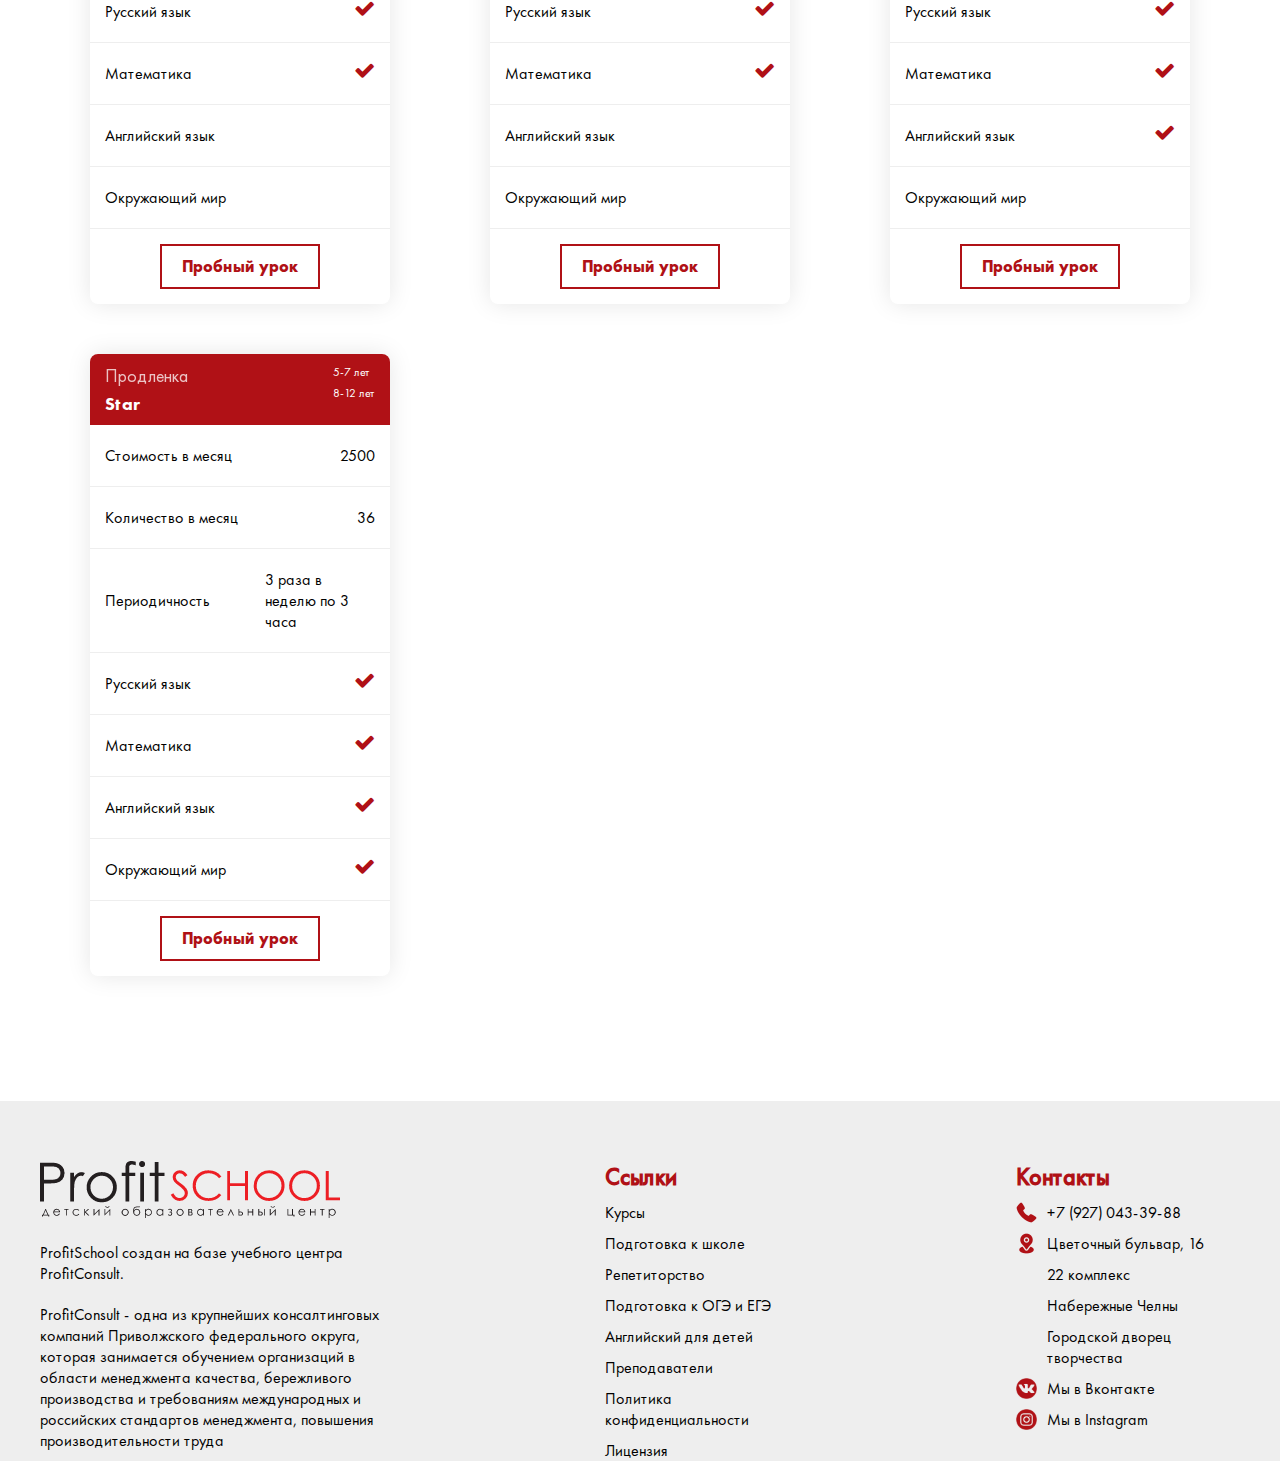
<file: pages/tutoring.html>
<!DOCTYPE html>
<html lang="en">

<head>
    <meta charset="UTF-8">
    <meta http-equiv="X-UA-Compatible" content="IE=edge">
    <meta name="viewport" content="width=device-width, initial-scale=1.0">
    <link rel="stylesheet" type="text/css" href="../assets/font-awesome/css/font-awesome.min.css">
    <link rel="stylesheet" type="text/css" href="../assets/css/style.css">
    <link rel="stylesheet" type="text/css" href="../assets/css/mainpage.css">
    <link rel="stylesheet" type="text/css" href="../assets/css/tutoring.css">
    <link rel="stylesheet" type="text/css" href="../assets/css/courses.css">
    <link rel="stylesheet" type="text/css" href="../assets/css/teachers.css">
    <title>Продленка</title>
</head>

<body>
	<header>
       <div class="header_navigation">
           <div class="header_up">
                <a href="../index.html"><img class="header_logo" src="../images/header/logo.png" alt="logo"></a>
                <div class="header_contact">
                    <img class="header_network" src="../images/header/vk.png" alt="vk">
                    <img class="header_network" src="../images/header/inst.png" alt="inst">
                    <p id="header_tel">+7 (927) 043-39-88</p>
                    <button class="header_btn-nav" id="myBtn-1">Связаться с нами</button>
                </div>
           </div>
           <hr class="header_hr">
           <nav>
               <ul class="header_nav__links" id="nav">
                   <li><a href="courses.html">КУРСЫ</a></li>
                   <li><a href="preparation_for_school.html">ПОДГОТОВКА К ШКОЛЕ</a></li>
                   <li><a href="tutoring.html" class="header_nav__links_active">РЕПЕТИТОРСТВО</a></li>
                   <li><a href="oge_ege.html">ПОДГОТОВКА К ОГЭ И ЕГЭ</a></li>
                   <li><a href="english_for_kids.html">АНГЛИЙСКИЙ ДЛЯ ДЕТЕЙ</a></li>
                   <li><a href="teachers.html">ПРЕПОДАВАТЕЛИ</a></li>
                   <button class="header_btn-nav-2" id="myBtn-2">Связаться с нами</button>
               </ul>
           </nav>
           <div class="nav-toggle" id="nav-toggle">
                <span class="nav-toggle_item">Menu</span>
            </div>
       </div>   
    </header>

    <main>
        <div id="mypopup-1" class="popup">
            <div class="popup-callback-block">
                <div class="popup-header">
                    <h1>Заказать звонок</h1>
                    <p>Пожалуйста заполните форму для связи. Благодарим за обращение.</p>
                </div>
                <span id="close-1" class="close callback">&times;</span>
                
                <div class="popup-callback">
                    <div class="callback">
                        <div class="callback_block">
                            <form class="form-callback" action="../assets/php/send.php" method="POST">
                                <input type="email" id="email" name="email" placeholder="Ваша почта" required pattern="\S+@[a-z]+.[a-z]+">
                                <input type="text" id="name" name="name" placeholder="Ваше имя" required>
                                <input type="text" id="tel" name="tel" placeholder="Ваш телефон" required pattern="^((8|\+7)[\- ]?)?(\(?\d{3}\)?[\- ]?)?[\d\- ]{7,10}$">
                                <div class="btn_block">
                                    <input class="callback_btn" type="submit" value="Добавить">
                                </div>
                            </form>
                        </div>
                    </div>
                </div>
            </div>
        </div>
        <div id="mypopup-2" class="popup">
            <div class="popup-callback-block">
                <div class="popup-header">
                    <h1>Заказать звонок</h1>
                    <p>Пожалуйста заполните форму для связи. Благодарим за обращение.</p>
                </div>
                <span id="close-2" class="close callback">&times;</span>
                
                <div class="popup-callback">
                    <div class="callback">
                        <div class="callback_block">
                            <form class="form-callback" action="../assets/php/send.php" method="POST">
                                <input type="email" id="email" name="email" placeholder="Ваша почта" required pattern="\S+@[a-z]+.[a-z]+">
                                <input type="text" id="name" name="name" placeholder="Ваше имя" required>
                                <input type="text" id="tel" name="tel" placeholder="Ваш телефон" required pattern="^((8|\+7)[\- ]?)?(\(?\d{3}\)?[\- ]?)?[\d\- ]{7,10}$">
                                <div class="btn_block">
                                    <input class="callback_btn" type="submit" value="Добавить">
                                </div>
                            </form>
                        </div>
                    </div>
                </div>
            </div>
        </div>
        <div class="modal-window_entry">
            <div class="popup-course-block">
                <div class="popup-header">
                    <h1>Записаться на пробный урок</h1>
                    <p>Пожалуйста заполните форму для связи. Благодарим за обращение.</p>
                </div>
                <span id="close-2" class="close-course">&times;</span>
                
                <div class="popup-course">
                    <div>
                        <div>
                            <form class="form-course" action="assets/php/save_call.php" method="POST">
                                <select>
                                    <option selected disabled hidden>Выберите курс</option>
                                    <option>Продленка Лайт</option>
                                    <option>Продленка Базовый</option>
                                    <option>Продленка Happy</option>
                                    <option>Продленка Star</option>
                                    <option>Скоро в школу Лайт</option>
                                    <option>Скоро в школу Базовый</option>
                                    <option>Скоро в школу Макси</option>
                                    <option>Английский язык Мини-группа</option>
                                    <option>Английский язык Сплит</option>
                                    <option>Английский язык Индивидуальные занятия</option>
                                    <option>Скретч Мини-группа</option>
                                    <option>Бизнес школа Мини-группа</option>
                                    <option>Дизайн Мини-группа</option>
                                    <option>ОГЭ Лайт</option>
                                    <option>ОГЭ Базовый</option>
                                    <option>ОГЭ Супер</option>
                                    <option>ЕГЭ Лайт</option>
                                    <option>ЕГЭ Базовый</option>
                                    <option>ЕГЭ Супер</option>
                                    <option>ЕГЭ Супер+</option>
                                </select>
                                <input type="email" id="email" name="email" placeholder="Ваша почта" required pattern="\S+@[a-z]+.[a-z]+">
                                <input type="text" id="name" name="name" placeholder="Ваше имя" required>
                                <input type="text" id="tel" name="tel" placeholder="Ваш телефон" required pattern="^((8|\+7)[\- ]?)?(\(?\d{3}\)?[\- ]?)?[\d\- ]{7,10}$">
                                <div class="btn_block">
                                    <input class="course_btn-2" type="submit" value="Добавить">
                                </div>
                            </form>
                        </div>
                    </div>
                </div>
            </div>
        </div>
    	<section>
            <div class="intro_bg">
                <div class="intro_text">
                    <h1>
                        Повысим успеваемость ребёнка на один балл
                    </h1>
                    <a href="#course">Выбрать программу</a>
                </div>
            </div>  
        </section>

        <section>
        	<div class="container">
        		<div class="tutoring_about">
        			<h1>Не ставим оценки, а помогаем со школьной программой</h1>
        			<p>Придаём уверенность ребенку в своих силах, находим подход, Улучшим письмо, чтение, счёт и английский язык.</p>
        			<div class="tutoring_about_photo-inner">
        				<div class="tutoring_about_photo"></div>
        				<div class="tutoring_about_photo"></div>
        				<div class="tutoring_about_photo"></div>
        				<div class="tutoring_about_photo"></div>
        				<div class="tutoring_about_photo"></div>
        				<div class="tutoring_about_photo"></div>
        			</div>
        		</div>
        	</div>
        </section>

        <section class="blog__teachers-4">
            <h1 id="teach__h1-4">Занятия проводит</h1>
            <div class="teachers-4">
                <div class="teacher">
                    <div class="teach__name">
                        <img src="../images/teachers/1.png" alt="">
                        <div class="teach__full">
                            <h2>Артемьева
                                Сабина</h2>
                            <h3>Профессиональный репетитор</h3>
                        </div>
                    </div>
                    <div class="teach__info">
                        <p>
                            Авторская методика по подготовке детей к школе, повышению успеваемости школьников.
                        </p>
                        <p>
                            Подготовка детей дошкольного возраста к письму, математике, чтению, английскому языку по
                            различным
                            методикам: «Монтессори», «школа 2000», «школа России», «Перспектива», «Петерсон».
                        </p>
                    </div>
                </div>
        </section>

        <section class="blog__courses-2" id="course">
        	<div class="container">
        		<div class="courses__inner-2">   
                    <h1>Стоимость занятий</h1>
        		</div>
        		<div class="courses__cards" id="prodlenka">
                    <div class="courses__block">
                        <div class="courses__block-header">
                            <div class="courses__block-header_main">
                                <p>Продленка</p>
                                <h1>Лайт</h1>
                            </div>
                            <div class="courses__block-header_years">
                                <p>5-7 лет</p>
                                <p>8-12 лет</p>
                             </div>
                         </div>
                         <div class="courses__block-body">
                            <div class="courses__block-body_line">
                                <p>Стоимость в месяц</p>
                                <p>1050</p>
                            </div>
                            <hr>
                            <div class="courses__block-body_line">
                                <p>Количество в месяц</p>
                                <p>8</p>
                            </div>
                            <hr>
                            <div class="courses__block-body_line">
                                <p>Периодичность</p>
                                <p>2 раза в неделю по 1 часу</p>
                            </div>
                            <hr>
                            <div class="courses__block-body_line">
                                <p>Русский язык</p>
                                <i class="fa fa-check fa-lg" aria-hidden="true" ></i>
                            </div>
                            <hr>
                            <div class="courses__block-body_line">
                                <p>Математика</p>
                                <i class="fa fa-check fa-lg" aria-hidden="true"></i>
                            </div>
                            <hr>
                            <div class="courses__block-body_line">
                                <p>Английский язык</p>
                            </div>
                            <hr>
                            <div class="courses__block-body_line">
                                <p>Окружающий мир</p>
                            </div>
                            <hr>
                            <div class="courses__block-body_btn">
                                <button id="crs_btn">Пробный урок</button>
                            </div>
                         </div>
                    </div>

                    <div class="courses__block">
                        <div class="courses__block-header">
                            <div class="courses__block-header_main">
                                <p>Продленка</p>
                                <h1>Базовый</h1>
                            </div>
                            <div class="courses__block-header_years">
                                <p>5-7 лет</p>
                                <p>8-12 лет</p>
                             </div>
                         </div>
                         <div class="courses__block-body">
                            <div class="courses__block-body_line">
                                <p>Стоимость в месяц</p>
                                <p>1300</p>
                            </div>
                            <hr>
                            <div class="courses__block-body_line">
                                <p>Количество в месяц</p>
                                <p>16</p>
                            </div>
                            <hr>
                            <div class="courses__block-body_line">
                                <p>Периодичность</p>
                                <p>2 раза в неделю по 2 часа</p>
                            </div>
                            <hr>
                            <div class="courses__block-body_line">
                                <p>Русский язык</p>
                                <i class="fa fa-check fa-lg" aria-hidden="true"></i>
                            </div>
                            <hr>
                            <div class="courses__block-body_line">
                                <p>Математика</p>
                                <i class="fa fa-check fa-lg" aria-hidden="true"></i>
                            </div>
                            <hr>
                            <div class="courses__block-body_line">
                                <p>Английский язык</p>
                            </div>
                            <hr>
                            <div class="courses__block-body_line">
                                <p>Окружающий мир</p>
                            </div>
                            <hr>
                            <div class="courses__block-body_btn">
                                <button id="crs_btn">Пробный урок</button>
                            </div>
                         </div>
                    </div>

                    <div class="courses__block">
                        <div class="courses__block-header">
                            <div class="courses__block-header_main">
                                <p>Продленка</p>
                                <h1>Happy</h1>
                            </div>
                            <div class="courses__block-header_years">
                                <p>5-7 лет</p>
                                <p>8-12 лет</p>
                             </div>
                         </div>
                         <div class="courses__block-body">
                            <div class="courses__block-body_line">
                                <p>Стоимость в месяц</p>
                                <p>1650</p>
                            </div>
                            <hr>
                            <div class="courses__block-body_line">
                                <p>Количество в месяц</p>
                                <p>24</p>
                            </div>
                            <hr>
                            <div class="courses__block-body_line">
                                <p>Периодичность</p>
                                <p>2 раза в неделю по 3 часа</p>
                            </div>
                            <hr>
                            <div class="courses__block-body_line">
                                <p>Русский язык</p>
                                <i class="fa fa-check fa-lg" aria-hidden="true"></i>
                            </div>
                            <hr>
                            <div class="courses__block-body_line">
                                <p>Математика</p>
                                <i class="fa fa-check fa-lg" aria-hidden="true"></i>
                            </div>
                            <hr>
                            <div class="courses__block-body_line">
                                <p>Английский язык</p>
                                <i class="fa fa-check fa-lg" aria-hidden="true"></i>
                            </div>
                            <hr>
                            <div class="courses__block-body_line">
                                <p>Окружающий мир</p>
                            </div>
                            <hr>
                            <div class="courses__block-body_btn">
                                <button id="crs_btn">Пробный урок</button>
                            </div>
                         </div>
                    </div>

                    <div class="courses__block">
                        <div class="courses__block-header">
                            <div class="courses__block-header_main">
                                <p>Продленка</p>
                                <h1>Star</h1>
                            </div>
                            <div class="courses__block-header_years">
                                <p>5-7 лет</p>
                                <p>8-12 лет</p>
                             </div>
                         </div>
                         <div class="courses__block-body">
                            <div class="courses__block-body_line">
                                <p>Стоимость в месяц</p>
                                <p>2500</p>
                            </div>
                            <hr>
                            <div class="courses__block-body_line">
                                <p>Количество в месяц</p>
                                <p>36</p>
                            </div>
                            <hr>
                            <div class="courses__block-body_line">
                                <p>Периодичность</p>
                                <p>3 раза в неделю по 3 часа</p>
                            </div>
                            <hr>
                            <div class="courses__block-body_line">
                                <p>Русский язык</p>
                                <i class="fa fa-check fa-lg" aria-hidden="true"></i>
                            </div>
                            <hr>
                            <div class="courses__block-body_line">
                                <p>Математика</p>
                                <i class="fa fa-check fa-lg" aria-hidden="true"></i>
                            </div>
                            <hr>
                            <div class="courses__block-body_line">
                                <p>Английский язык</p>
                                <i class="fa fa-check fa-lg" aria-hidden="true"></i>
                            </div>
                            <hr>
                            <div class="courses__block-body_line">
                                <p>Окружающий мир</p>
                                <i class="fa fa-check fa-lg" aria-hidden="true"></i>
                            </div>
                            <hr>
                            <div class="courses__block-body_btn">
                                <button id="crs_btn">Пробный урок</button>
                            </div>
                         </div>
                    </div>
                </div>
            </div>
        </section>
    </main>

    <footer>
        <div class="footer">
            <div class="footer__info">
                <img id="footer_logo" src="../images/footer/logo.png" alt="logo">
                <p>ProfitSchool создан на базе учебного центра ProfitConsult.</p>
                <p>ProfitConsult - одна из крупнейших консалтинговых компаний Приволжского федерального округа,
                    которая занимается обучением организаций в области менеджмента качества, бережливого
                    производства и требованиям международных и российских стандартов менеджмента, повышения
                    производительности труда</p>
            </div>
            <div class="footer__links">
                <h2>Ссылки</h2>
                <ul>
                    <li><a href="courses.html">Курсы</a></li>
                    <li><a href="preparation_for_school.html">Подготовка к школе</a></li>
                    <li><a href="tutoring.html">Репетиторство</a></li>
                    <li><a href="oge_ege.html">Подготовка к ОГЭ и ЕГЭ</a></li>
                    <li><a href="english_for_kids.html">Английский для детей</a></li>
                    <li><a href="teachers.html">Преподаватели</a></li>
                    <li><a href="privicy.html">Политика конфиденциальности</a></li>
                    <li><a href="">Лицензия</a></li>
                </ul>
            </div>
            <div class="footer__contacts">
                <h2>Контакты</h2>
                <div class="footer__text__contacts">
                    <div class="footer__contact">
                        <img src="../images/footer/phone.png" alt="">
                        <p>+7 (927) 043-39-88</p>
                    </div>
                    <div class="footer__contact">
                        <img src="../images/footer/geo.png" alt="">
                        <p>Цветочный бульвар, 16</p>
                    </div>
                    <div class="footer__other__text">
                        <p>22 комплекс</p>
                        <p>Набережные Челны</p>
                        <p>Городской дворец творчества</p>
                    </div>
                    <div class="footer__contact">
                        <img src="../images/footer/vk.png" alt="">
                        <a href="https://vk.com/profitschool116">Мы в Вконтакте</a>
                    </div>
                    <div class="footer__contact">
                        <img src="../images/footer/inst.png" alt="">
                        <a href="https://www.instagram.com/profitschool_16/">Мы в Instagram</a>
                    </div>
                </div>
            </div>
        </div>
    </footer>
    <script src="https://ajax.googleapis.com/ajax/libs/jquery/3.6.0/jquery.min.js"></script>
    <script type="text/javascript" src="../assets/js/main.js"></script>
</body>
</html>
</file>
<file: assets/css/style.css>
@font-face {
    font-family: FuturaPT-Heavy;
    src: url(../font/FuturaPT-Heavy.ttf);
}
@font-face {
    font-family: FuturaPT-Medium;
    src: url(../font/FuturaPT-Medium.ttf);
}
@font-face {
    font-family: FuturaPT-Book;
    src: url(../font/FuturaPT-Book.ttf);
}
@font-face {
    font-family: FuturaPT-Bold;
    src: url(../font/FuturaPT-Bold.ttf);
}

html, body {
    overflow-x: hidden;
}

h1, h2, h3, h4, h5, h6 {
    font-family: FuturaPT-Heavy;
}

p, ul, a{
    font-family: FuturaPT-Book;
}

button {
    font-family: FuturaPT-Bold;
}

strong {
    font-family: FuturaPT-Heavy;
}

* {
    margin: 0;
    padding: 0;
    outline: none !important;
    scroll-behavior: smooth;
    border: none;
    background: none;
    list-style: none;
}

li,
a,
button {
    text-decoration: none;
    color: black;
}

.container {
    width: 100%;
    max-width: 1200px;
    margin: 0 auto;
}

header {
    filter: drop-shadow(0px 1px 4px rgba(0, 0, 0, 0.2));
}

.header_navigation {
    background: white;
    width: 100%;
}

.header_up {
    padding: 15px 2.5%;
}

.header_logo { 
    height: 40px;
    cursor: pointer;
}

.header_contact {
    width: 500px;
    height: 40px;
    float: right;
    display: flex;
    flex-direction: row;
    justify-content: space-between;
    align-items: center;
}

.header_network {
    width: 31px;
    height: 31px;
    cursor: pointer;
    transition: .2s;
    filter: grayscale(1);
}

.header_network:hover {
    filter: grayscale(0);
}

#header_tel {
    font-size: 24px;
}

.header_btn-nav {
    font-size: 16px;
    border: 2px solid #B01116;
    color: #B01116;
    height: 40px;
    padding: 0 20px;
    background: none;
    cursor: pointer;
    transition: .2s;
}

.header_btn-nav:hover {
    color: #fff;
    background: #b01116;
}

.header_btn-nav-2 {
    display: none;
    font-size: 16px;
    border: 2px solid #B01116;
    color: #B01116;
    height: 40px;
    padding: 0 20px;
    background: none;
    cursor: pointer;
    transition: .2s;
}

.header_btn-nav-2:hover {
    color: #fff;
    background: #b01116;
}

.header_hr {
    height: 1px;
    border: 0;
    border-top: 1px solid #e2e2e2;
    padding: 0;
    margin: 0 2.5%;
}

.header_nav__links {
    display: flex;
    justify-content: space-between;
    padding: 10px 2.5%;
    text-transform: uppercase;
}

.header_nav__links_active {
    color: #B01116;
}

.header_nav__links li {
    display: inline-block;
}

.header_nav__links li a {
    transition: all 0.3s ease 0s;
    cursor: pointer;
    font-size: 14px;
}

.header_nav__links li a:hover {
    text-decoration: underline;
}


footer {
    width: 100%;
    height: 100%;
    background-color: #EEEEEE; 
}

footer h2 {
    font-size: 24px;
    font-family: FuturaPT-Medium;
    color: #B01116;
}

footer p li a{
    font-size: 16px;
    font-family: FuturaPT-Book;
}

.footer {
    max-width: 1200px;
    padding: 10px;
    margin: auto;
    display: flex;
    justify-content: space-between;
    flex-wrap: wrap;
}

.footer li {
    margin-top: 10px;
}

#footer_logo {
    width: 300px;
    height: 57px;
}

.footer__info {
    width: 358px;

    padding-top: 50px;
}

.footer__info p {
    padding-top: 20px;
}

.footer__links {
    width: 204px;
    height: 284px;

    padding-top: 50px;
}

.footer__links a:hover {
    text-decoration: underline;
}

.footer__contacts {
    width: 224px;
    height: 253px;
    display: flex;
    flex-direction: column;
    padding-top: 50px;
}

.footer__contacts img{
    width: 21px;
    height: 21px;
    margin-top: 10px;
}

.footer__contact {
    display: flex;
    flex-direction: row;
}

.footer__contact a {
    margin-top: 10px;
}

.footer__contact a:hover {
    text-decoration: underline;
}

.footer__contact img {
    margin-right: 10px;
}

.footer__text__contacts p {
    margin-top: 10px;
}

.footer__other__text {
    margin-left: 31px;
}


.modal-window_entry {
    display: none;
    position: fixed;
    z-index: 1;
    left: 0;
    top: 0;
    width: 100%;
    height: 100%;
    overflow: auto;
    background-color: rgb(0, 0, 0);
    background-color: rgba(0, 0, 0, 0.4);
}

.modal-window_entry.show-entry {
    display:block;
}

.popup-course-block {
    position: relative;
    background-color: #ffffff;
    margin: 10% auto;
    width: 500px;
    max-width: 95%;
    animation-name: animatetop;
    animation-duration: .4s; 
}

.popup-header {
    display: flex;
    flex-direction: column;
    align-items: center;
    text-align: center;
    padding: 20px; 
}

.popup-course {
    padding: 16px;
}
.form-course {
    display: flex;
    flex-direction: column;
    justify-content: center;
    align-items: center;
}

.form-course input[type=text], .form-course input[type=email], .form-course select {
    width: 80%;
    padding: 16px 0;
    margin: 8px 0;
    border-bottom: 1px solid #c9c9c9;
    box-sizing: border-box;
}

.form-course select {
    border: none;
}

/* Button */
.btn_block {
    display: flex;
    justify-content: center;
    margin-top: 20px;
    width: 100%;
}
.course_btn-2 {
    font-size: 16px;
    border: 2px solid #B01116;
    color: #B01116;
    height: 40px;
    padding: 0 20px;
    background: none;
    cursor: pointer;
    transition: .2s;
    font-family: FuturaPT-Bold;
}

.course_btn:hover {
    color: #fff;
    background: #b01116;
}

.close-course {
    position: absolute;
    top: 0;
    right: 10px;
    color: #aaa;
    font-size: 36px;
    font-weight: bold;
}

.close-course:hover,
.close-course:focus {
    color: #b01116;
    text-decoration: none;
    cursor: pointer;
}


/* Popup */
.popup {
    display: none;
    position: fixed;
    z-index: 1;
    left: 0;
    top: 0;
    width: 100%;
    height: 100%;
    overflow: auto;
    background-color: rgb(0, 0, 0);
    background-color: rgba(0, 0, 0, 0.4);
}

.popup-callback-block {
    position: relative;
    background-color: #ffffff;
    margin: 10% auto;
    width: 500px;
    max-width: 95%;
    animation-name: animatetop;
    animation-duration: .4s; 
}

.popup-header {
    display: flex;
    flex-direction: column;
    align-items: center;
    text-align: center;
    padding: 20px; 
}

.popup-callback {
    padding: 16px;
}

.popup-footer {
    padding: 20px;
}


@keyframes animatetop {
    from {
        top: -300px;
        opacity: 0;
    }
    to {
        top: 0;
        opacity: 1;
    }
}

.close {
    position: absolute;
    top: 0;
    right: 10px;
    color: #aaa;
    font-size: 36px;
    font-weight: bold;
}

.close.callback:hover,
.close.callback:focus {
    color: #b01116;
    text-decoration: none;
    cursor: pointer;
}

.form-callback {
    display: flex;
    flex-direction: column;
    justify-content: center;
    align-items: center;
}

.form-callback input[type=text], .form-callback input[type=email] {
    width: 80%;
    padding: 16px 0;
    margin: 8px 0;
    border-bottom: 1px solid #c9c9c9;
    box-sizing: border-box;
}

/* Button */
.btn_block {
    display: flex;
    justify-content: center;
    margin-top: 20px;
    width: 100%;
}

/*.callback_btn {
    width: 50%;
    padding: 12px 0;
    font-size: 20px;
    background: none;
    cursor: pointer;
    color: white;
    transition: all 250ms;
}*/

.callback_btn {
    font-size: 16px;
    border: 2px solid #B01116;
    color: #B01116;
    height: 40px;
    padding: 0 20px;
    background: none;
    cursor: pointer;
    transition: .2s;
    font-family: FuturaPT-Bold;
}

.callback_btn:hover {
    color: #fff;
    background: #b01116;
}

.nav-toggle {
    width: 30px;
    padding: 10px 0;
    display: none;

    font-size: 0;
    color: transparent; 

    border: 0;
    background: none;
    cursor: pointer;

    position: absolute;
    top: 20px;
    right: 20px;
    z-index: 1;
}

.nav-toggle_item {
    display: block;
    width: 100%;
    height: 3px;

    background-color: #b01116;

    position: absolute;
    top: 0;
    right: 0;
    bottom: 0;
    left: 0;
    margin: auto;

    transition: background .2s linear;
}

/*.nav-toggle.active .nav-toggle_item {
    background: none;

}*/

.nav-toggle_item:before,
.nav-toggle_item:after {
    content: "";
    width: 100%;
    height: 3px;

    background-color: #b01116;

    position: absolute;
    left: 0
    z-index: 1;

    transition: transform .2s linear;
}

.nav-toggle_item:before {
    top: -8px;
}

.nav-toggle_item:after {
    bottom: -8px;
}

@media (max-width: 768px) {
    .nav-toggle {
        display: block;
    }

    .header_contact {
        display: none;
    }

    .header_hr {
        display: none;
    }

    .header_nav__links {
        display: none;
    }

    .header_nav__links.active {
        display: flex;
        flex-direction: column;
        align-items: center;
        height: 250px;
        justify-content: space-evenly;
    }

    .header_btn-nav-2 {
        display: block;
    }
}

@media (max-width: 400px) {
    .form-course input[type=text], .form-course input[type=email], .form-course select {
        width: 95%;
    }

    .footer {
        justify-content: left;
    }
}
</file>
<file: assets/css/mainpage.css>
.intro_bg {
    background: linear-gradient(180deg, 
        rgba(0, 0, 0, 0.4) 0%, 
        rgba(0, 0, 0, 0.8) 100%), 
    url(../../images/mainpage/background.jpg);
    width: 100%;
    height: calc(100vh - 117px);
    background-position: center;
    background-repeat: no-repeat;
    background-size: cover;
    display: flex;
    justify-content: center;
}

.intro_text {
    color: #ffffff;
    display: flex;
    align-items: center;
    flex-direction: column;
    justify-content: center;
    margin: auto;
    width: 60%;
    height: 50%;
}

.intro_text h1 {
    color: #EB5252;
    text-align: center;
    vertical-align: middle;
    font-size: 64px;
}

.intro_text p {
    font-style: normal;
    font-weight: normal;
    font-size: 24px;
    text-align: center;
    width: 50%;
    margin-top: 32px;
}

.red {
    color: #B01116;
}

.about__us {
    text-align: center;
    margin-bottom: 100px;
}

.about__us h1 {
    width: 45%;
    margin: auto;
    font-size: 36px;
    margin: 100px auto;
}

.dignity {
    width: 1200px;
    margin: auto;
    display: grid;
    grid-template-columns: 1fr 1fr 1fr;
    gap: 75px 75px;
}

.dignity img {
    width: 100px;
    height: 100px;
}

.info {
    margin-top: 20px;
    font-size: 24px;
    word-wrap: break-word;
}

.element__dignity {
    width: 350px;
}

.course {
}

.course_slider {
}

.course_item {
}

.course_inner {
    display: flex;
}

.course_main {
    display: flex;
    flex-direction: column;
    justify-content: space-between;

    background: #F5F5F5;
    width: 35%;
    height: 420px;
    padding: 40px;
}

.course_title h1 {
    font-size: 32px;
    line-height: 46px;
    color: #B01116;
}

.course_hr {
    width: 50px;
    border: 0;
    border-top: 2px solid #B01116;
    margin: 15px 0;
}

.course_text {
    font-size: 24px;
}

.course_link {
    margin: 30px 0;
}

.course_link a {
    color: #b01116;
    font-size: 18px;
    line-height: 23px;
}

.course_link a:first-child {
    margin-right: 5%;
}

.course_link a:hover {
    text-decoration: underline;
}

.course_btn {
    width: 210px;
    margin: 0 auto;
    font-size: 16px;
    color: #b01116;
    border: 2px solid #b01116;
    padding: 10px 20px;
    transition: .2s;
}

.course_btn:hover {
    color: #fff;
    background: #b01116;
}

.course_img {
    height: 500px;
    width: 65%;
}

.course_img img {
    width: 100%;
}

.course-1 {
    background: url(../../images/mainpage/course/1.jpg);
    background-size: cover;
    background-position: center;
    background-repeat: no-repeat;
}

.course-2 {
    background: url(../../images/mainpage/course/2.jpg);
    background-size: cover;
    background-position: center;
    background-repeat: no-repeat;
}

.course-3 {
    background: url(../../images/mainpage/course/3.jpg);
    background-size: cover;
    background-position: center;
    background-repeat: no-repeat;
}

.course-4 {
    background: url(../../images/mainpage/course/4.jpg);
    background-size: cover;
    background-position: center;
    background-repeat: no-repeat;
}

.slick-dots li.slick-active button:before {
    color: #b01116;
}

.blog__teachers {
    margin-top: 75px;
}

#teach__h1 {
    text-align: center;
    margin: 0 0 30px 0;
    font-size: 36px;
}

#teach__p {
    width: 34%;
    margin: auto;
    text-align: center;
    margin: 0 auto 100px auto;
    font-size: 24px;
}

.teachers {
    width: 1200px;
    height: min-content;
    margin: 0 auto 0 auto;
    display: grid;
    grid-template-columns: 1fr 1fr 1fr; 
    grid-template-rows: 1fr 1fr; 
    gap: 75px 75px;
}

.teacher {
    width: 350px;
}

.teacher img {
    width: 100px;
    height: 100px;
    margin-right: 10px;
    border: 2px solid #b01116;
    border-radius: 50%;
}

.teach__name {
    display: flex;
}

.teach__name h2 {
    width: min-content;
    font-size: 24px;
    color: #B01116;
}

.teach__name h3 {
    font-size: 18px;
    font-family: FuturaPT-Medium;
}

.teach__full {
    display: flex;
    flex-direction: column;
    justify-content: space-evenly;
}

.teach__info p{
    padding-top: 10px;
    font-size: 18px;
    font-family: FuturaPT-Book;
}

.btn__teachers {
    font-size: 16px;
    border: 2px solid #B01116;
    color: #B01116;
    padding: 10px 20px;
    background: none;
    cursor: pointer;
    margin: 75px 0;
    position: relative;
    left: 50%;
    transform: translate(-50%, 0);
    transition: .2s;
}

.btn__teachers:hover {
    color: #fff;
    background: #b01116;
}
</file>
<file: assets/css/courses.css>
.blog__courses hr{
    border-top: 2px solid #eee;
}

.courses__inner {
    display: flex;
    flex-direction: column;
    align-content: center;
}

.courses__inner h1 {
    font-size: 36px;
    text-align: center;
    margin: 75px 0 35px;
}

.courses__inner p {
    max-width: 650px;
    font-size: 28px;
    text-align: center;
    margin: 0 auto 50px auto;
}

.change__btn {
    text-align: center;
}

.change__btn button{
    width: 100px;
    height: 40px;
    margin-bottom: 25px;
    color: #B01116;
    border: 2px solid #B01116;
    font-family: FuturaPT-Bold;
    font-size: 16px;
    transition: .2s;
}

.change__btn button:hover {
    color: #fff;
    background-color: #b01116;
}

.courses__cards {
    display: flex;
    flex-wrap: wrap;
}

.courses__block {
    min-width: 300px;
    background: #fff;
    box-shadow: 0px 0px 25px rgba(0, 0, 0, 0.1);
    border-radius: 8px;
    margin: 25px 50px;
}

.courses__block-header {
    display: flex;
    justify-content: space-between;
    background: #b01116;
    color: #FFFFFF;
    border-top-right-radius: 8px;
    border-top-left-radius: 8px;
    padding: 10px 15px;
}

.courses__block-header_main p {
    font-size: 18px;
    opacity: 0.75;
    margin-bottom: 5px;
}

.courses__block-header_main h1 {
    font-size: 18px;
}

.courses__block-header_years p {
    font-size: 12px;
    margin-bottom: 5px;
}

.courses__block-header_years p:last-child {
    margin-bottom: 0;
}

.courses__block-body {
}

.courses__block-body hr {
    border-top: 1px solid #EEEEEE;
}

.courses__block-body_line {
    display: flex;
    justify-content: space-between;
    padding: 20px 15px;
}

.courses__block-body_line p {
    font-size: 16px;
    margin: auto 0;
}

.courses__block-body_line p:nth-child(2n) {
    max-width: 110px;
}

.courses__block-body_line i {
    color: #b01116;
}

.courses__block-body_btn {
    display: flex;
    justify-content: center;
    padding: 15px 0;
}

.courses__block-body_btn button {
    padding: 10px 20px;
    font-size: 16px;
    color: #b01116;
    border: 2px solid #b01116;
    transition: .2s;
    cursor: pointer;
}

.courses__block-body_btn button:hover {
    color: #fff;
    background-color: #b01116;
}

@media (max-width: 1214px) {
    .courses__cards {
        justify-content: center;
    }
}

@media (max-width: 375px) {
    .courses__inner h1 {
        font-size: 24px;
    }

    .courses__inner p {
        font-size: 18px;
    }
}
</file>
<file: assets/css/english_for_kids.css>
.intro_bg {
    background: linear-gradient(180deg, 
        rgba(0, 0, 0, 0.4) 0%, 
        rgba(0, 0, 0, 0.8) 100%), 
    url(../../images/english_for_kids/background.jpg);
    width: 100%;
    height: 650px;
    background-position: center;
    background-repeat: no-repeat;
    background-size: cover;
    display: flex;
    justify-content: center;
}

.intro_text {
    color: #ffffff;
    display: flex;
    align-items: center;
    flex-direction: column;
    justify-content: center;
    margin: auto;
    width: 60%;
    height: 50%;
}

.intro_text h1 {
    color: #fff;
    text-align: center;
    vertical-align: middle;
    font-size: 64px;
    margin-bottom: 32px;
}

.intro_text a {
	color: #fff;
	font-size: 18px;
	border: 2px solid #B01116;
	padding: 10px 20px;
    transition: .2s;
    cursor: pointer;
}

.intro_text a:hover {
    background: #fff;
    border: 2px solid #fff;
    color: #b01116;
}

.about {
    display: flex;
    flex-direction: column;
    align-items: center;
    margin: 100px 0;
}

.about>h1 {
    font-size: 36px;
    max-width: 550px;
    text-align: center;
}

.about_cards {
    margin-top: 50px;
    display: flex;
    flex-wrap: wrap;
    justify-content: space-between;
}

.about_card {
    margin-top: 50px;
    position: relative;
    width: 320px;
    height: 210px;
    padding: 20px;
    box-shadow: 0px 0px 25px rgb(0 0 0 / 10%);
}

.about_card>h1 {
    font-size: 100px;
    position: absolute;
    right: 10px;
    bottom: 0;
    opacity: 0.1;
}

.about_card p {
    font-size: 24px;
}

#for {
    background: #f5f5f5;
    padding: 100px 0;
}

.for {
    display: flex;
    flex-direction: column;
    align-items: center;
}

.for>h1 {
    font-size: 36px;
    text-align: center;
}

.for_cards {
    width: 100%;
    display: flex;
    justify-content: space-between;
    flex-wrap: wrap;
}

.for_card {
    margin-top: 75px;
    width: 350px;
    display: flex;
    flex-direction: column;
    align-items: center;
    text-align: center;
}

.for_card>img {
    width: 100px;
    height: 100px;
}

.for_card>h2 {
    font-size: 24px;
    margin: 20px 0;
}

.for_card>p {
    font-size: 20px;
}

.programm {
    display: flex;
    flex-direction: column;
    align-items: center;
    text-align: center;
    margin: 100px 0;
}

.programm>h1 {
    font-size: 36px;
}

.programm_block {
    width: 100%;
    display: flex;
    flex-direction: column;
    align-items: center;
    text-align: center;
}

.programm_block>h1 {
    color: #b01116;
    font-size: 32px;
    margin: 50px 0 30px;
}

.programm_block>p {
    font-size: 24px;
    max-width: 650px;
    margin-bottom: 25px;
}

.programm_block>i {
    width: 32px;
    height: 32px;
}

.programm_items {
    width: 100%;
    display: flex;
    justify-content: space-between;
    flex-wrap: wrap;
}

.programm_item-2>hr {
    width: 100%;
    margin-top: 20px;
    border-top: 2px solid #b01116;
}

.programm_item {
    width: 575px;
    display: flex;
    align-items: center;
    text-align: left;
    margin-top: 50px;
}

.programm_item>i {
    color: #b01116;
}

.programm_item>h2 {
    margin-left: 10px;
    font-size: 20px;
}

.programm>hr {
    width: 1200px;
    margin-top: 50px;
    border-top: 2px solid #eee;
}

.programm_item-2 {
    display: flex;
    justify-content: space-between;
    flex-wrap: wrap;
    width: 100%;
    height: 100%;
    text-align: left;
    margin-bottom: 50px;
}

.programm_item-2-img {
    width: 560px;
    box-shadow: 0px 0px 25px rgb(0 0 0 / 10%);
}

.img-1 {
    background: url(../../images/english_for_kids/course/1.jpg);
    background-size: cover;
}

.img-2 {
    background: url(../../images/english_for_kids/course/2.jpg);
    background-size: cover;
    background-position: center;
}

.img-3 {
    background: url(../../images/english_for_kids/course/3.jpg);
    background-size: cover;
}

.img-4 {
    background: url(../../images/english_for_kids/course/4.jpg);
    background-size: cover;
    background-position: right;
}

.programm_item-2-inner {
    width: 560px;
}

.programm_item-2-inner>h1 {
    text-align: center;
    color: #b01116;
}

.programm_item-2-inner>h2 {
    font-size: 22px;
    margin-top: 25px;
}

.programm_item-2-inner>p {
    font-size: 20px;
    margin-top: 15px;
}

.programm_item-2-inner>ul li {
    list-style: disc;
    font-size: 20px;
}

.blog__teachers-3 {
    margin-top: 100px;
    padding: 100px 0;
    background: #f5f5f5;
}

#teach__h1-3 {
    text-align: center;
    margin: 0 auto 75px auto;
    font-size: 36px;
    max-width: 600px;
}

.teachers-3 {
    max-width: 1200px;
    height: min-content;
    margin: 0 auto 0 auto;
    display: flex;
    justify-content: space-between;
    flex-wrap: wrap;
}

.course-main-2 {
    padding: 100px 0;
}

.course-main-2>.container>p {
    font-size: 24px;
    text-align: center;
}

.course_inner {
    display: flex;
    justify-content: center;
}

.course_inner>h1 {
    width: 675px;
    font-size: 36px;
    margin-bottom: 30px;
    text-align: center;
}

@media (max-width: 1200px) {
    .about_cards, .for_cards, .programm_items, .teachers-3 {
        justify-content: space-evenly;
    }

    .programm_item-2 {
        justify-content: space-evenly;
    }
}

@media (max-width: 768px) {
    .intro_text h1 {
        font-size: 48px;
    }
}

@media (max-width: 400px) {
    .intro_text h1 {
        font-size: 36px;
    }

    .about>h1, .for>h1, .programm>h1, #teach__h1-3, .course_inner>h1 {
        font-size: 24px;
    }

    .for_card>h2,.programm_block>h1, .programm_item-2-inner>h1, .course-main-2>.container>p {
        font-size: 20px;
    }

    .for_card>p, .programm_block>p, .programm_item-2-inner>p, 
    .programm_item-2-inner>h2, .programm_item-2-inner>ul li {
        font-size: 18px;
    }

    .programm_item>h2 {
        font-size: 16px;
    }
}
</file>
<file: assets/css/oge_ege.css>
.intro_bg {
    background: linear-gradient(180deg, 
        rgba(0, 0, 0, 0.4) 0%, 
        rgba(0, 0, 0, 0.8) 100%), 
    url(../../images/oge_ege/background.jpg);
    width: 100%;
    height: 650px;
    background-position: center;
    background-repeat: no-repeat;
    background-size: cover;
    display: flex;
    justify-content: center;
}

.intro_text {
    color: #ffffff;
    display: flex;
    align-items: center;
    flex-direction: column;
    justify-content: center;
    margin: auto;
    width: 60%;
    height: 50%;
}

.intro_text h1 {
    color: #fff;
    text-align: center;
    vertical-align: middle;
    font-size: 64px;
    margin-bottom: 32px;
}

.intro_text a {
	color: #fff;
	font-size: 18px;
	border: 2px solid #B01116;
	padding: 10px 20px;
    transition: .2s;
    cursor: pointer;
}

.intro_text a:hover {
    background: #fff;
    border: 2px solid #fff;
    color: #b01116;
}

.why {
    display: flex;
    flex-wrap: wrap;
    justify-content: space-around;
    padding: 50px 0 100px 0;
    width: 100%;
}

.why_block {
    margin: 50px 25px 0 25px;
    width: 550px;
}

.why_block>h1 {
    font-size: 36px;
    text-align: center;
    margin-bottom: 30px;
    color: #b01116;
}

.why_block>h1>font {
    font-family: FuturaPT-Book;
    color: #000;
}

.why_block>h1>font>small {
    color: #b01116;
}

.why_block>ul li {
    list-style: disc;
    font-size: 20px;
}

.why_block>hr {
    width: 100%;
    margin-top: 20px;
    border-top: 2px solid #b01116;
}

.gift {
    background: #f5f5f5;
    padding-top: 100px;
}

.gift_inner {
    display: flex;
    flex-direction: column;
    align-items: center;
}

.gift_inner>h2 {
    font-family: FuturaPT-Book;
    font-size: 24px;
    max-width: 550px;
    text-align: center;
    margin-bottom: 200px;
}

.gift_inner>img {
    height: 114px;
    width: 114px;
    color: #b01116;
}

.gift_inner>h1 {
    font-size: 36px;
    max-width: 650px;
    text-align: center;
    margin: 30px 0;
}

.gift_inner>p {
    font-size: 20px;
    max-width: 550px;
    text-align: center;
}

.gift_phone {
    width: 100%;
    height: 385px;
    background: url(../../images/oge_ege/phone.png);
    background-size: contain;
    background-position: center;
    background-repeat: no-repeat;
}

.blog__courses-5 {
    padding: 25px 0 100px 0;
    background: #f5f5f5;
}

@media (max-width: 1200px) {

}

@media (max-width: 768px) {
    .gift_phone {
        background-position: bottom;
    }
}

@media (max-width: 400px) {
    .intro_text h1 {
        font-size: 36px;
    }

    .why_block>h1 {
        font-size: 24px;
    }

    .gift_inner>h2 {
        font-size: 20px;
    }

    .why_block>ul li {
        font-size: 18px;
    }
}
</file>
<file: assets/css/teachers.css>
.teachers-3 {
    max-width: 1200px;
    height: min-content;
    margin: 0 auto 0 auto;
    display: flex;
    justify-content: space-between;
    flex-wrap: wrap;
}

@media (max-width: 1200px) {
    .teachers-3 {
        justify-content: space-evenly;
    }
}
</file>
<file: assets/css/preparation_for_school.css>
.intro_bg {
    background: linear-gradient(180deg, 
        rgba(0, 0, 0, 0.4) 0%, 
        rgba(0, 0, 0, 0.8) 100%), 
    url(../../images/preparation_for_school/background.jpg);
    width: 100%;
    height: 650px;
    background-position: center;
    background-repeat: no-repeat;
    background-size: cover;
    display: flex;
    justify-content: center;
}

.intro_text {
    color: #ffffff;
    display: flex;
    align-items: center;
    flex-direction: column;
    justify-content: center;
    margin: auto;
    width: 60%;
    height: 50%;
}

.intro_text h1 {
    color: #fff;
    text-align: center;
    vertical-align: middle;
    font-size: 64px;
    margin-bottom: 32px;
}

.intro_text a {
	color: #fff;
	font-size: 18px;
	border: 2px solid #B01116;
	padding: 10px 20px;
    transition: .2s;
    cursor: pointer;
}

.intro_text a:hover {
    background: #fff;
    border: 2px solid #fff;
    color: #b01116;
}

.complex {
	display: flex;
	flex-direction: column;
	align-items: center;

	margin: 100px 0;
}

.complex_title h1 {
	max-width: 550px;
	font-size: 36px;
	text-align: center;
}

.complex_cards {
	margin-top: 50px;
	max-width: 1200px;
    height: min-content;
    display: flex;
    justify-content: space-between;
    flex-wrap: wrap;
}

.complex_card {
	margin-top: 50px;
	width: 350px;
	height: 181px;
}

.complex_card_title {
	font-family: FuturaPT-Medium;
	font-size: 32px;
	color: #B01116;
	margin-bottom: 10px;
}

.complex_card_text {
	font-size: 20px;
}

.photo {
	background: #f5f5f5;
	padding: 100px 0;
}

.photo_main {
	display: flex;
	flex-direction: column;
}

.photo_title {
	max-width: 500px;
	margin: 0 auto;
	margin-bottom: 75px;
	text-align: center;
}

.photo_title h1 {
	font-size: 36px;
}

.photo_title font {
	font-family: FuturaPT-Book;
}

.photo_title small {
	color: #b01116;
}

.photo_slider {
	margin: 0 -20px;
}

.photo_item {

}

.photo_inner {
}

.photo_card {
	display: flex;
	flex-direction: column;
	background: #fff;
	box-shadow: 0px 0px 5px rgba(0, 0, 0, 0.1);
	height: 460px;
	padding: 20px;
	margin: 0 20px;
}

.photo_card p {
	font-size: 24px;
}

.photo_img {
	height: 360px;
    margin-bottom: 20px;
}

.card-1 {
	background: url(../../images/preparation_for_school/photo/1.jpg);
	background-size: cover;
    background-position: center;
}

.card-2 {
	background: url(../../images/preparation_for_school/photo/2.jpg);
	background-size: cover;
    background-position: center;
}

.card-3 {
	background: url(../../images/preparation_for_school/photo/3.jpg);
	background-size: cover;
    background-position: center;
}

.card-4 {
	background: url(../../images/preparation_for_school/photo/4.jpg);
	background-size: cover;
    background-position: center;
}

.card-5 {
	background: url(../../images/preparation_for_school/photo/5.jpg);
	background-size: cover;
    background-position: center;
}

.card-6 {
	background: url(../../images/preparation_for_school/photo/6.jpg);
	background-size: cover;
    background-position: center;
}

.photo_slider .prev_arrow {
	position: absolute;
	top: -145px;
	right: 85px;

	display: flex;
	align-items: center;
    justify-content: center;

	width: 48px;
	height: 48px;
	border-radius: 50%;

	background-color: #fff;
	color: #b01116;
	box-shadow: 0px 0px 25px rgba(0, 0, 0, 0.1);
	cursor: pointer;
	transition: .2s;
}

.photo_slider .prev_arrow:hover {
	background-color: #b01116;
	color: #fff;
}

.photo_slider .next_arrow {
	position: absolute;
	top: -145px;
	right: 25px;

	display: flex;
	align-items: center;
    justify-content: center;

	width: 48px;
	height: 48px;
	border-radius: 50%;

	background-color: #fff;
	color: #b01116;
	box-shadow: 0px 0px 25px rgba(0, 0, 0, 0.1);
	cursor: pointer;
	transition: .2s;
}

.photo_slider .next_arrow:hover {
	background-color: #b01116;
	color: #fff;
}

.slick-dots li.slick-active button:before {
    color: #b01116;
}

#teach__h1-2 {
    text-align: center;
    margin: 0 auto 75px auto;
    font-size: 36px;
    max-width: 600px;
}

.teachers-2 {
    max-width: 1200px;
    height: min-content;
    margin: 0 auto 0 auto;
    display: flex;
    justify-content: space-between;
    flex-wrap: wrap;
}

.course {
	background: #F5F5F5;
	padding: 100px 0 75px 0;
}

.course_inner {
	display: flex;
	flex-direction: column;
	align-items: center;
}

.course_inner h1 {
	max-width: 675px;
	font-size: 36px;
	margin-bottom: 30px;
	text-align: center;
}

.course_inner p {
	max-width: 650px;
	font-size: 28px;
	margin-bottom: 75px;
	text-align: center;
}

@media (max-width: 1200px) {
	.teachers-2, .complex_cards {
		justify-content: space-evenly;
	}
}

@media (max-width: 768px) {

}

@media (max-width: 400px) {
	.intro_text h1 {
		font-size: 36px;
	}

	.complex_title h1, .photo_title h1, #teach__h1-2, .course_inner h1 {
		font-size: 24px;
	}

	.course_inner p {
		font-size: 18px;
	}
}
</file>
<file: assets/css/privicy.css>
.privicy {
	display: flex;
	flex-direction: column;
	align-items: center;
}

.privicy>h1 {
	text-align: center;
	font-size: 36px;
	margin: 50px 0;
}

.privicy_block {
	margin-bottom: 15px;
}

.privicy_block>h2 {
	font-size: 24px;
}

.privicy_block>p {
	font-size: 18px;
}
</file>
<file: assets/css/tutoring.css>
.intro_bg {
    background: linear-gradient(180deg, 
        rgba(0, 0, 0, 0.4) 0%, 
        rgba(0, 0, 0, 0.8) 100%), 
    url(../../images/tutoring/background.jpg);
    width: 100%;
    height: 650px;
    background-position: center;
    background-repeat: no-repeat;
    background-size: cover;
    display: flex;
    justify-content: center;
}

.intro_text {
    color: #ffffff;
    display: flex;
    align-items: center;
    flex-direction: column;
    justify-content: center;
    margin: auto;
    width: 60%;
    height: 50%;
}

.intro_text h1 {
    color: #fff;
    text-align: center;
    vertical-align: middle;
    font-size: 64px;
    margin-bottom: 32px;
}

.intro_text a {
	color: #fff;
	font-size: 18px;
	border: 2px solid #B01116;
	padding: 10px 20px;
    transition: .2s;
    cursor: pointer;
}

.intro_text a:hover {
    background: #fff;
    border: 2px solid #fff;
    color: #b01116;
}

.tutoring_about {
    padding: 100px 0;
    display: flex;
    flex-direction: column;
    align-items: center;
    text-align: center;
}

.tutoring_about>h1 {
    font-size: 36px;
    max-width: 650px;
    margin-bottom: 30px;
}

.tutoring_about>p {
    font-size: 28px;
    max-width: 650px;
    margin-bottom: 75px;
}

.tutoring_about_photo-inner {
    display: flex;
    flex-wrap: wrap;
    justify-content: center;
    width: 100%;
}

.tutoring_about_photo {
    width: 360px;
    height: 360px;
    box-shadow: 0px 0px 25px rgba(0, 0, 0, 0.1);
    transition: .2s;
    margin: 0 20px 40px 20px;
}

.tutoring_about_photo:hover {
    width: 370px;
    height: 370px;
    margin: 0 10px 30px 10px;
}

.tutoring_about_photo:nth-child(1) {
    background: url(../../images/tutoring/about/1.jpg);
    background-position: center;
    background-size: cover;
}

.tutoring_about_photo:nth-child(2) {
    background: url(../../images/tutoring/about/2.jpg);
    background-position: center;
    background-size: cover;
}

.tutoring_about_photo:nth-child(3) {
    background: url(../../images/tutoring/about/3.jpg);
    background-position: center;
    background-size: cover;
}

.tutoring_about_photo:nth-child(4) {
    background: url(../../images/tutoring/about/4.jpg);
    background-position: center;
    background-size: cover;
}

.tutoring_about_photo:nth-child(5) {
    background: url(../../images/tutoring/about/5.jpg);
    background-position: center;
    background-size: cover;
}

.tutoring_about_photo:nth-child(6) {
    background: url(../../images/tutoring/about/6.jpg);
    background-position: center;
    background-size: cover;
}

.blog__teachers-4 {
    background: #f5f5f5;
    padding: 100px 0;
}

#teach__h1-4 {
    text-align: center;
    margin: 0 auto 75px auto;
    font-size: 36px;
    max-width: 600px;
}

.teachers-4 {
    display: flex;
    justify-content: center;
}

.blog__courses-2 {
    padding: 100px 0;
}

.courses__inner-2 h1 {
    font-size: 36px;
    text-align: center;
    margin-bottom: 35px;
}

@media (max-width: 1200px) {

}

@media (max-width: 768px) {
    
}

@media (max-width: 400px) {
    .intro_text h1 {
        font-size: 36px;
    }

    .tutoring_about>h1, #teach__h1-4, .courses__inner-2 h1 {
        font-size: 24px;
    }

    .tutoring_about>p {
        font-size: 18px;
    }
}
</file>
